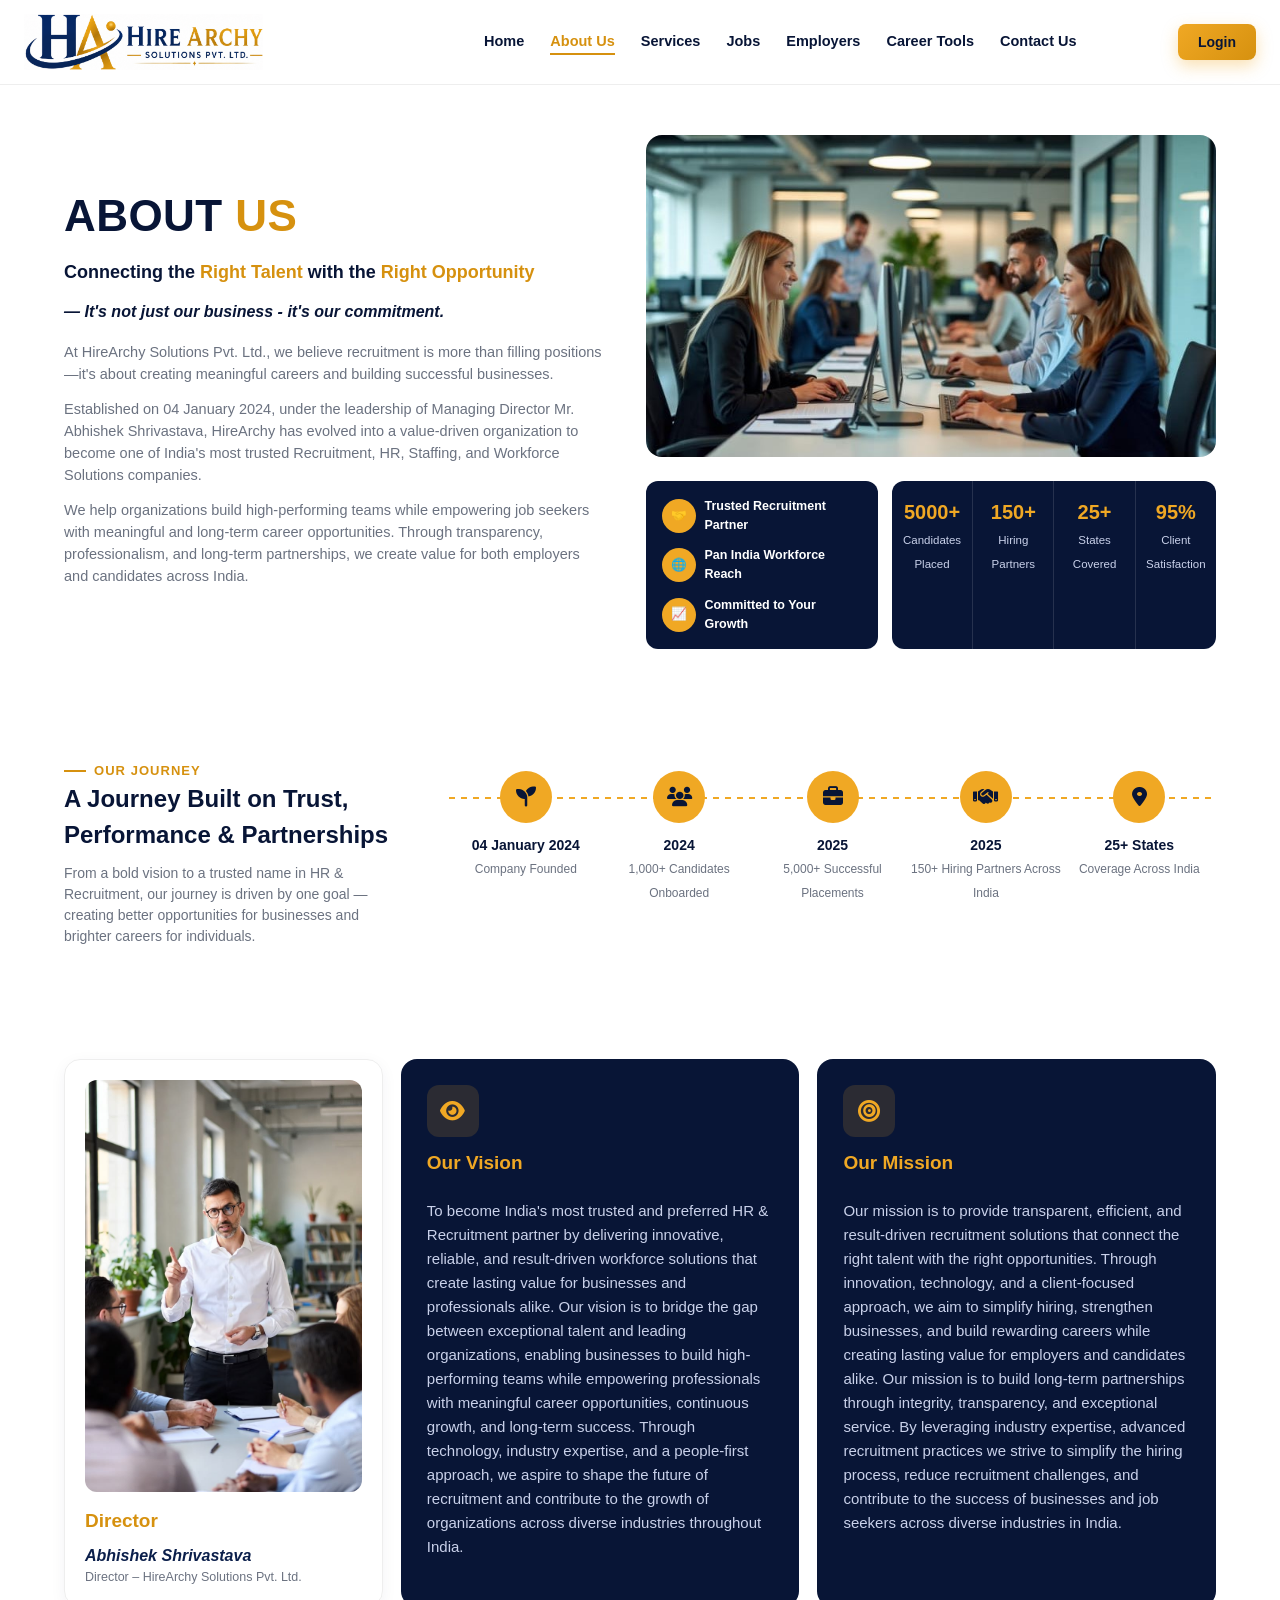
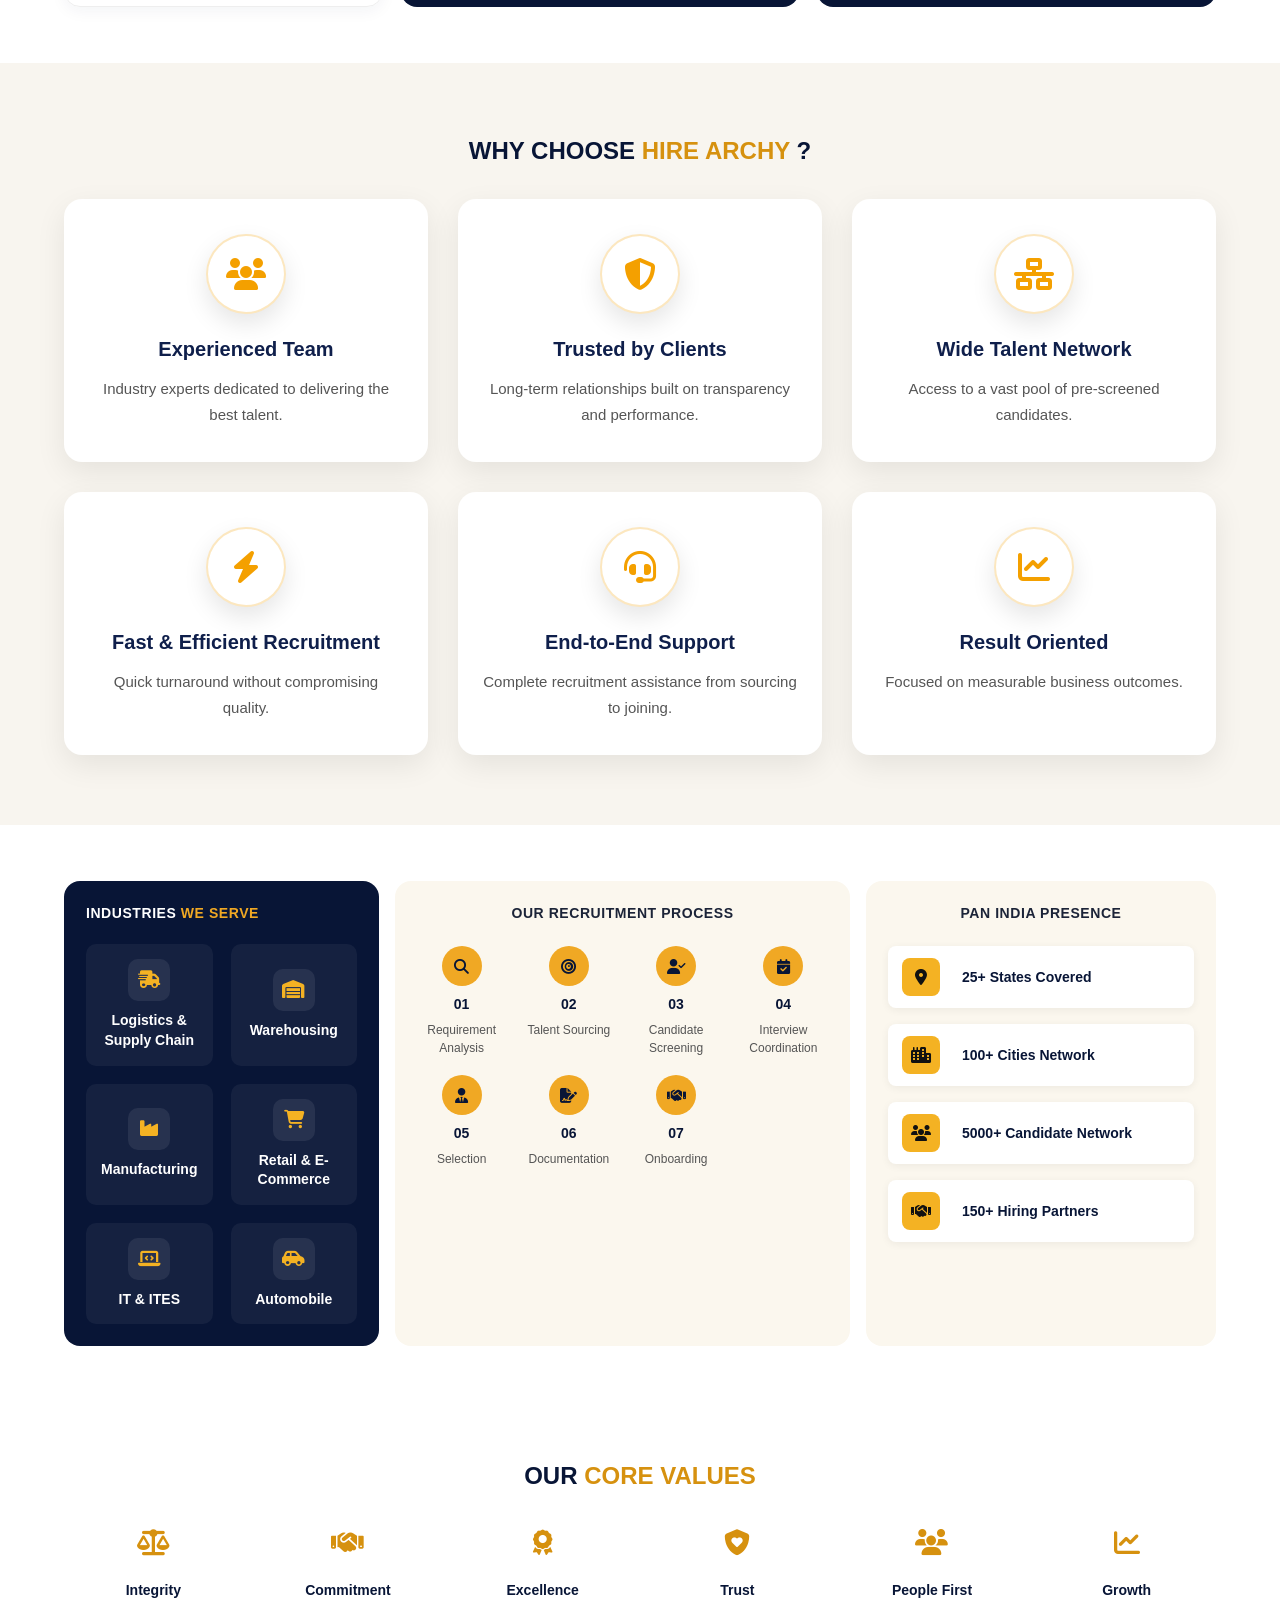
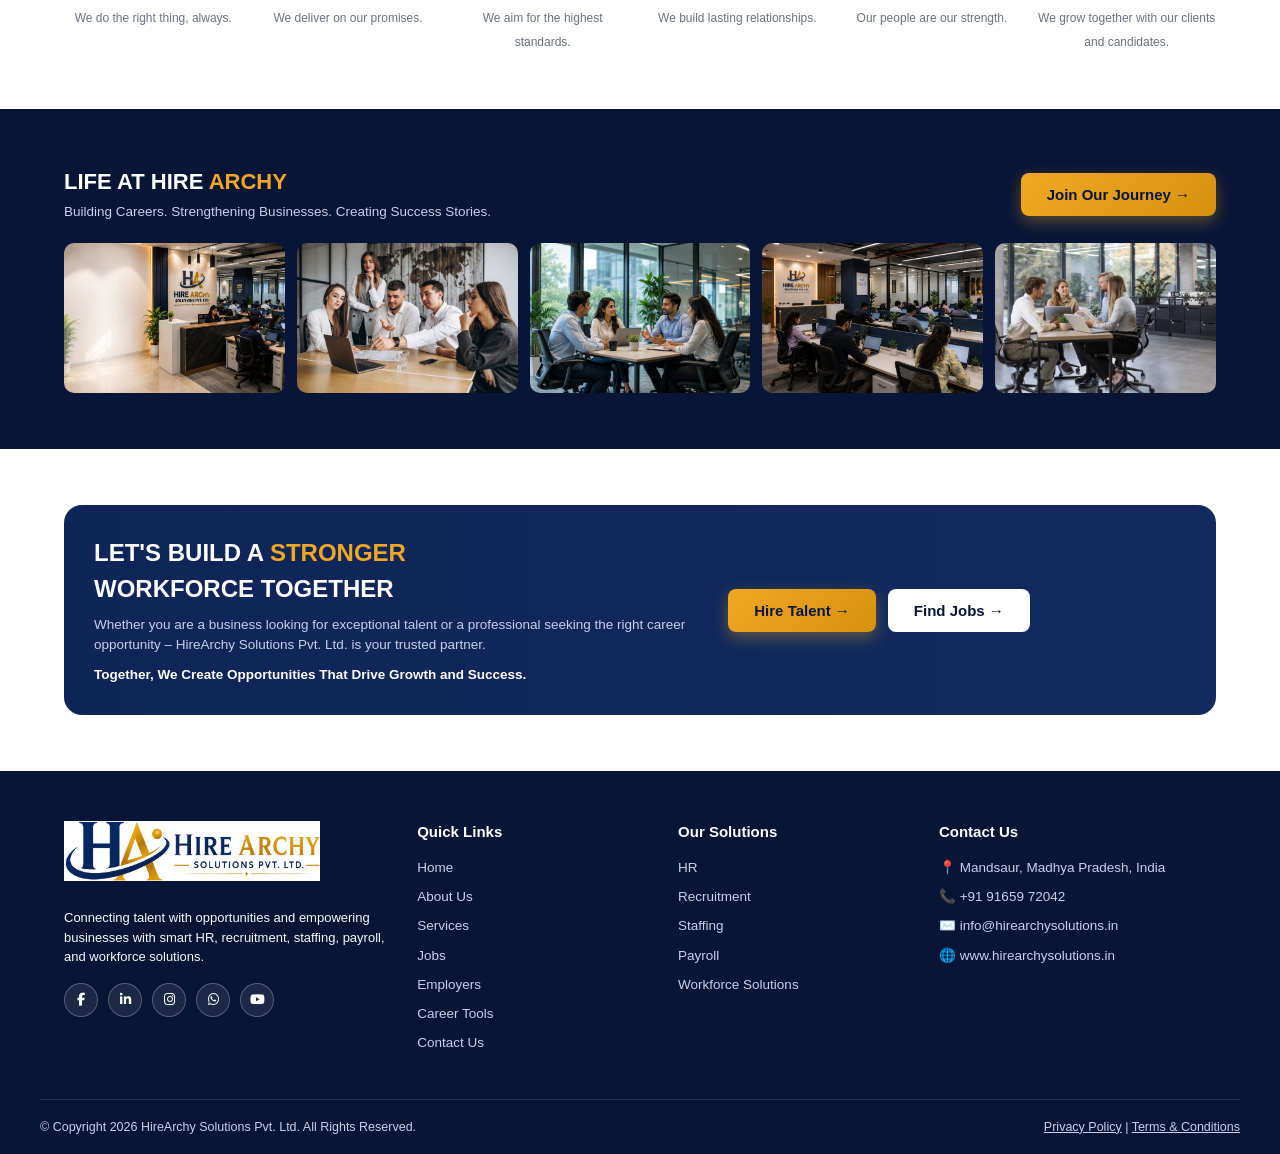
<file: about.html>
<!DOCTYPE html>
<html lang="en">
<head>
<meta charset="UTF-8">
<meta name="viewport" content="width=device-width, initial-scale=1.0">
<title>About Us | HireArchy Solutions Pvt. Ltd.</title>



<style>
  :root{
    --navy:#0b1f4b;
    --navy-dark:#081536;
    --gold:#f0a824;
    --gold-dark:#d6910f;
    --cream:#fbf7ee;
    --ink:#1c2438;
    --muted:#6b7280;
    --white:#ffffff;
    --radius:14px;
  }
  *{box-sizing:border-box;margin:0;padding:0;}
  body{font-family:'Segoe UI', Arial, sans-serif;color:var(--ink);background:var(--white);line-height:1.5;}
  img{max-width:100%;display:block;}
  a{text-decoration:none;color:inherit;}
  ul{list-style:none;}
  .wrap{max-width:1200px;margin:0 auto;padding:0 24px;}
  .btn{display:inline-flex;align-items:center;gap:8px;padding:13px 26px;border-radius:8px;font-weight:600;font-size:15px;border:none;cursor:pointer;transition:transform .15s ease;}
  .btn:hover{transform:translateY(-2px);}
  .btn-gold{background:linear-gradient(135deg,var(--gold),var(--gold-dark));color:var(--navy-dark);box-shadow:0 6px 16px rgba(240,168,36,.35);}
  .btn-outline{background:transparent;border:1.5px solid rgba(255,255,255,.6);color:#fff;}
  .btn-navy{background:var(--navy);color:#fff;}
  .btn-white{background:#fff;color:var(--navy-dark);}
  .eyebrow{color:var(--gold-dark);font-weight:700;letter-spacing:.08em;font-size:13px;text-transform:uppercase;display:flex;align-items:center;gap:8px;}
  .eyebrow::before{content:"";width:22px;height:2px;background:var(--gold-dark);display:inline-block;}
  h1,h2,h3{color:var(--navy-dark);}
  section{padding:56px 0;}

  /* Header */
  header{display:flex;align-items:center;justify-content:space-between;padding:14px 24px;border-bottom:1px solid #eee;position:sticky;top:0;background:#fff;z-index:50;}
  .logo{display:flex;align-items:center;gap:10px;font-weight:800;font-size:20px;color:var(--navy-dark);}
  .logo .mark{width:44px;height:44px;border-radius:10px;background:linear-gradient(135deg,var(--gold),var(--navy));display:flex;align-items:center;justify-content:center;color:#fff;font-size:18px;}
  .logo small{display:block;font-size:10px;font-weight:500;color:var(--muted);letter-spacing:.03em;}
  nav ul{display:flex;gap:26px;align-items:center;font-size:14.5px;font-weight:600;color:var(--navy-dark);}
  header .btn-gold{padding:10px 20px;font-size:14px;}

  /* HERO ABOUT */
  .about-hero{padding-top:50px;}
  .about-hero-grid{display:grid;grid-template-columns:1fr 1.05fr;gap:40px;align-items:center;}
  .about-hero h1{font-size:44px;font-weight:800;letter-spacing:.01em;}
  .about-hero h1 span{color:var(--gold-dark);}
  .about-hero .tagline{color:var(--navy-dark);font-style:italic;margin:14px 0 18px;font-weight:600;}
  .about-hero p{color:var(--muted);font-size:14.5px;margin-bottom:14px;}
  .about-hero-img{position:relative;border-radius:16px;overflow:hidden;}
  .badges-row{display:grid;grid-template-columns:1fr 1.4fr;gap:14px;margin-top:24px;}
  .badge-navy{background:var(--navy-dark);border-radius:12px;padding:16px;display:flex;gap:16px;color:#fff;}
  .badge-item{display:flex;gap:8px;align-items:center;font-size:12.5px;font-weight:600;}
  .badge-item .ic{width:34px;height:34px;border-radius:50%;background:var(--gold);color:var(--navy-dark);display:flex;align-items:center;justify-content:center;flex:none;}
  .stat-strip{background:var(--navy-dark);border-radius:12px;display:flex;color:#fff;}
  .stat-strip .stat{flex:1;text-align:center;padding:16px 8px;border-right:1px solid rgba(255,255,255,.12);}
  .stat-strip .stat:last-child{border-right:none;}
  .stat-strip strong{display:block;color:var(--gold);font-size:20px;}
  .stat-strip span{font-size:11.5px;color:#c9d1ea;}

  /* JOURNEY */
  .journey-grid{display:grid;grid-template-columns:.9fr 2fr;gap:40px;align-items:start;}
  .journey-grid p{color:var(--muted);font-size:14px;margin-top:10px;}
  .timeline{display:flex;justify-content:space-between;position:relative;margin-top:10px;}
  .timeline::before{content:"";position:absolute;top:26px;left:0;right:0;height:2px;background:repeating-linear-gradient(90deg,var(--gold) 0 6px,transparent 6px 12px);}
  .tl-item{text-align:center;flex:1;position:relative;z-index:1;}
  .tl-item .circle{width:52px;height:52px;border-radius:50%;background:var(--gold);color:var(--navy-dark);display:flex;align-items:center;justify-content:center;margin:0 auto 12px;font-size:20px;}
  .tl-item strong{display:block;font-size:14px;color:var(--navy-dark);}
  .tl-item span{font-size:12px;color:var(--muted);}

  /* Director + Vision Mission */
  .director-grid{display:grid;grid-template-columns:.8fr 1fr 1fr;gap:18px;}
  .director-card{border:1px solid #eee;border-radius:16px;padding:20px;box-shadow:0 4px 16px rgba(20,30,70,.05);}
  .director-card img{border-radius:12px;margin-bottom:14px;}
  .director-card h4{font-size:12px;letter-spacing:.05em;text-transform:uppercase;color:var(--muted);margin-bottom:2px;}
  .director-card h3{font-size:19px;margin-bottom:8px;}
  .director-card .quote{font-size:13.5px;color:var(--ink);margin-bottom:16px;line-height:1.6;}
  .director-card .sig{font-style:italic;color:var(--navy);font-weight:700;}
  .director-card .role{font-size:12.5px;color:var(--muted);}
  .vm-card{border-radius:16px;padding:26px;color:#fff;background:var(--navy-dark);display:flex;flex-direction:column;gap:12px;}
  .vm-card .ic{width:52px;height:52px;border-radius:12px;background:rgba(240,168,36,.15);color:var(--gold);display:flex;align-items:center;justify-content:center;font-size:22px;}
  .vm-card h3{color:var(--gold);font-size:19px;}
  .vm-card p{font-size:13.5px;color:#c9d1ea;}

  /* Why choose */
  .why-grid{display:grid;grid-template-columns:repeat(6,1fr);gap:16px;margin-top:30px;text-align:center;}
  .why-item .ic{width:50px;height:50px;border-radius:12px;background:var(--cream);color:var(--gold-dark);display:flex;align-items:center;justify-content:center;margin:0 auto 12px;font-size:20px;}
  .why-item strong{display:block;font-size:14px;color:var(--navy-dark);margin-bottom:4px;}
  .why-item span{font-size:12px;color:var(--muted);}
  .center-head{text-align:center;margin-bottom:6px;}
  .center-head h2{font-size:24px;}
  .center-head h2 span{color:var(--gold-dark);}

  /* Industries / Process / Pan India */
  .triple-grid{display:grid;grid-template-columns:.9fr 1.3fr 1fr;gap:16px;}
  .panel{border-radius:16px;padding:22px;}
  .panel.navy{background:var(--navy-dark);color:#fff;}
  .panel.light{background:var(--cream);}
  .panel h4{font-size:14px;text-transform:uppercase;letter-spacing:.04em;margin-bottom:16px;}
  .panel.navy h4 span{color:var(--gold);}
  .panel.light h4{text-align:center;}
  .ind-grid{display:grid;grid-template-columns:1fr 1fr;gap:12px;}
  .ind-item{text-align:center;font-size:11.5px;font-weight:600;}
  .ind-item .ic{width:38px;height:38px;border-radius:10px;background:rgba(255,255,255,.08);color:var(--gold);display:flex;align-items:center;justify-content:center;margin:0 auto 8px;font-size:16px;}
  .proc-row{display:flex;justify-content:space-between;gap:6px;text-align:center;}
  .proc-item{flex:1;}
  .proc-item .circle{width:40px;height:40px;border-radius:50%;background:var(--gold);color:var(--navy-dark);display:flex;align-items:center;justify-content:center;margin:0 auto 8px;font-size:15px;}
  .proc-item strong{display:block;font-size:11px;color:var(--navy-dark);}
  .proc-item span{font-size:10px;color:var(--muted);}
  .india-stats{margin-top:14px;display:flex;flex-direction:column;gap:10px;}
  .india-stats .row{display:flex;align-items:center;gap:10px;font-size:12.5px;color:var(--navy-dark);font-weight:600;}
  .india-stats .row .ic{color:var(--gold-dark);}

  /* Core values */
  .values-grid{display:grid;grid-template-columns:repeat(6,1fr);gap:16px;margin-top:30px;text-align:center;}
  .values-grid .ic{width:44px;height:44px;margin:0 auto 12px;color:var(--gold-dark);font-size:26px;}
  .values-grid strong{display:block;font-size:14px;color:var(--navy-dark);margin-bottom:4px;}
  .values-grid span{font-size:12px;color:var(--muted);}

  /* Life at HireArchy */
  .life-section{background:var(--navy-dark);color:#fff;}
  .life-head{display:flex;justify-content:space-between;align-items:center;margin-bottom:20px;}
  .life-head h2{color:#fff;font-size:22px;}
  .life-head h2 span{color:var(--gold);}
  .life-head p{color:#c9d1ea;font-size:13.5px;margin-top:4px;}
  .gallery{display:grid;grid-template-columns:repeat(5,1fr);gap:12px;}
  .gallery img{border-radius:10px;height:150px;object-fit:cover;}

  /* Final CTA */
  .final-cta{background:var(--navy-dark);border-radius:0;color:#fff;}
  .final-grid{display:grid;grid-template-columns:1.2fr .9fr;gap:24px;align-items:center;background:linear-gradient(90deg,#0e2557,#132a5f);border-radius:18px;padding:30px;}
  .final-grid h2{color:#fff;font-size:24px;}
  .final-grid h2 span{color:var(--gold);}
  .final-grid p{color:#c9d1ea;font-size:13.5px;margin-top:8px;}
  .final-actions{display:flex;gap:12px;flex-wrap:wrap;}

  /* Footer */
  footer{background:var(--navy-dark);color:#c9d1ea;padding-top:44px;}
  .footer-grid{display:grid;grid-template-columns:1.5fr 1fr 1fr 1.2fr 1.2fr;gap:26px;padding-bottom:30px;border-bottom:1px solid rgba(255,255,255,.1);}
  .footer-grid h5{color:#fff;font-size:14.5px;margin-bottom:14px;}
  .footer-grid li{margin-bottom:8px;font-size:13px;}
  .footer-grid .logo{color:#fff;margin-bottom:10px;}
  .socials{display:flex;gap:10px;margin-top:14px;}
  .socials a{width:32px;height:32px;border-radius:50%;border:1px solid rgba(255,255,255,.25);display:flex;align-items:center;justify-content:center;font-size:12px;}
  .subscribe{display:flex;margin-top:8px;}
  .subscribe input{flex:1;padding:10px 12px;border:none;border-radius:6px 0 0 6px;font-size:13px;}
  .subscribe button{background:var(--gold);border:none;padding:0 14px;border-radius:0 6px 6px 0;color:var(--navy-dark);font-weight:700;cursor:pointer;}
  .bottom-bar{display:flex;justify-content:space-between;padding:16px 0;font-size:12px;flex-wrap:wrap;gap:10px;}

  @media(max-width:1000px){
    .about-hero-grid,.journey-grid,.triple-grid,.final-grid{grid-template-columns:1fr;}
    .director-grid,.why-grid,.values-grid{grid-template-columns:repeat(2,1fr);}
    .footer-grid{grid-template-columns:1fr 1fr;}
    .gallery{grid-template-columns:repeat(2,1fr);}
    nav{display:none;}
    .timeline::before{display:none;}
    .timeline{flex-direction:column;gap:16px;}
  }
  nav ul li a.active{color:var(--gold-dark);font-weight:800;border-bottom:2px solid var(--gold-dark);padding-bottom:4px;}
</style>
<link rel="stylesheet" href="https://cdnjs.cloudflare.com/ajax/libs/font-awesome/6.7.2/css/all.min.css">

<style id="unified-home-style">
  /* ===== UNIFIED HEADER / FOOTER / FONT — matches Home Page ===== */
  body{font-family:'Segoe UI', Arial, sans-serif !important;}
  h1,h2,h3,h4,h5,h6,p,span,a,li,label,input,select,textarea,button{font-family:'Segoe UI', Arial, sans-serif !important;}

  header{display:flex !important;align-items:center !important;justify-content:space-between !important;padding:14px 24px !important;border-bottom:1px solid #eee !important;position:sticky !important;top:0 !important;background:#fff !important;z-index:50 !important;}
  .logo{display:flex;align-items:center;gap:10px;font-weight:800;font-size:20px;color:var(--navy-dark);}
  .logo-img{height:56px;width:auto;display:block;}
  nav{margin-left:80px;}
  nav ul{display:flex !important;gap:26px !important;align-items:center !important;font-size:14.5px !important;font-weight:600 !important;color:var(--navy-dark) !important;list-style:none;}
  nav ul li a.active{color:var(--gold-dark) !important;font-weight:800 !important;border-bottom:2px solid var(--gold-dark) !important;padding-bottom:4px !important;}
  .header-actions{display:flex;align-items:center;gap:14px;}
  header .btn-gold{padding:10px 20px;font-size:14px;}

  .hamburger{display:none;background:none;border:none;font-size:26px;color:var(--navy-dark);cursor:pointer;padding:4px 6px;}
  .nav-overlay{display:none;}
  @media(max-width:900px){
    nav{margin-left:0;position:fixed;top:0;right:-300px;width:280px;height:100vh;background:#fff;flex-direction:column;align-items:flex-start;padding:90px 26px 26px;transition:right .3s ease;box-shadow:-6px 0 24px rgba(0,0,0,.15);z-index:200;}
    nav.open{right:0;}
    nav ul{flex-direction:column !important;gap:20px !important;width:100%;}
    .hamburger{display:block;}
    .nav-overlay{display:none;position:fixed;inset:0;background:rgba(8,21,54,.45);z-index:150;}
    .nav-overlay.open{display:block;}
    .header-actions .btn-gold{display:none;}
  }

  footer{background:var(--navy-dark) !important;color:#c9d1ea !important;padding-top:50px !important;}
  .footer-grid{display:grid !important;grid-template-columns:1.4fr 1fr 1fr 1.2fr !important;gap:30px !important;padding-bottom:36px !important;border-bottom:1px solid rgba(255,255,255,.1) !important;}
  .footer-grid h5{color:#fff !important;font-size:15px !important;margin-bottom:14px !important;}
  .footer-grid li{margin-bottom:9px !important;font-size:13.5px !important;list-style:none;}
  .footer-grid ul{list-style:none;padding:0;margin:0;}
  .footer-grid a{color:inherit;text-decoration:none;}
  .footer-grid .logo{color:#fff !important;margin-bottom:12px !important;}
  .footer-logo{height:60px;width:auto;margin-bottom:15px;filter:brightness(0) invert(1);}
  .socials{display:flex !important;gap:10px !important;margin-top:16px !important;}
  .socials a{width:34px !important;height:34px !important;border-radius:50% !important;border:1px solid rgba(255,255,255,.25) !important;display:flex !important;align-items:center !important;justify-content:center !important;font-size:13px !important;color:#fff;background:transparent;transition:.3s;}
  .socials a:hover{background:var(--gold-dark) !important;border-color:var(--gold-dark) !important;}
  .bottom-bar{display:flex !important;justify-content:space-between !important;padding:18px 0 !important;font-size:12.5px !important;flex-wrap:wrap;gap:10px;}
  .bottom-bar a{color:inherit;text-decoration:underline;}

  @media(max-width:900px){
    .footer-grid{grid-template-columns:1fr 1fr !important;}
  }
  @media(max-width:600px){
    .footer-grid{grid-template-columns:1fr !important;}
    nav{width:240px;}
    .logo-img{height:44px;}
  }
</style>

</head>
<body>

<!-- HEADER -->
<style>
  nav{margin-left:120px;}
  .logo-img{height:56px;width:auto;display:block;}
  .hamburger{display:none;background:none;border:none;font-size:26px;color:var(--navy-dark);cursor:pointer;padding:4px 6px;}
  .nav-overlay{display:none;}
  @media(max-width:900px){
    nav{margin-left:0;position:fixed;top:0;right:-300px;width:280px;height:100vh;background:#fff;flex-direction:column;align-items:flex-start;padding:90px 26px 26px;transition:right .3s ease;box-shadow:-6px 0 24px rgba(0,0,0,.15);z-index:200;}
    nav.open{right:0;}
    nav ul{flex-direction:column;gap:20px;width:100%;}
    .hamburger{display:block;}
    .nav-overlay{display:none;position:fixed;inset:0;background:rgba(8,21,54,.45);z-index:150;}
    .nav-overlay.open{display:block;}
    .header-actions .btn-gold{display:none;}
  }
</style>
<header>
  <div class="logo">
    <div>
      <a href="index.html">
        <img src="logo.png" alt="HireArchy Solutions Logo" class="logo-img">
      </a>
    </div>
  </div>

  <nav id="mainNav">
    <ul>
      <li><a href="index.html">Home</a></li>
      <li><a class="active" href="about.html">About Us</a></li>
      <li><a href="services.html">Services</a></li>
      <li><a href="jobs.html">Jobs</a></li>
      <li><a href="employers.html">Employers</a></li>
      <li><a href="career-tools.html">Career Tools</a></li>
      <li><a href="contact.html">Contact Us</a></li>
    </ul>
  </nav>

  <div class="header-actions">
    <button class="btn btn-gold">Login</button>
    <button class="hamburger" id="navToggle" aria-label="Toggle menu">☰</button>
  </div>
</header>
<div class="nav-overlay" id="navOverlay"></div>


<!-- ABOUT HERO -->
<section class="about-hero">
  <div class="wrap about-hero-grid">
    <div>
      <h1>ABOUT <span>US</span></h1>
      <h3 style="font-size:18px;margin-top:10px;">Connecting the <span style="color:var(--gold-dark)">Right Talent</span> with the <span style="color:var(--gold-dark)">Right Opportunity</span></h3>
      <div class="tagline">— It's not just our business - it's our commitment.</div>
      <p>At HireArchy Solutions Pvt. Ltd., we believe recruitment is more than filling positions—it's about creating meaningful careers and building successful businesses.</p>
      <p>Established on 04 January 2024, under the leadership of Managing Director Mr. Abhishek Shrivastava, HireArchy has evolved into a value-driven organization to become one of India's most trusted Recruitment, HR, Staffing, and Workforce Solutions companies.</p>
      <p>We help organizations build high-performing teams while empowering job seekers with meaningful and long-term career opportunities. Through transparency, professionalism, and long-term partnerships, we create value for both employers and candidates across India.</p>
    </div>
    <div>
      <div class="about-hero-img">
        <img src="img/web/5.jpeg" alt="HireArchy office building">
      </div>
      <div class="badges-row">
        <div class="badge-navy" style="flex-direction:column;align-items:flex-start;gap:12px;">
          <div class="badge-item"><div class="ic">🤝</div>Trusted Recruitment Partner</div>
          <div class="badge-item"><div class="ic">🌐</div>Pan India Workforce Reach</div>
          <div class="badge-item"><div class="ic">📈</div>Committed to Your Growth</div>
        </div>
        <div class="stat-strip">
          <div class="stat"><strong>5000+</strong><span>Candidates Placed</span></div>
          <div class="stat"><strong>150+</strong><span>Hiring Partners</span></div>
          <div class="stat"><strong>25+</strong><span>States Covered</span></div>
          <div class="stat"><strong>95%</strong><span>Client Satisfaction</span></div>
        </div>
      </div>
    </div>
  </div>
</section>

<!-- OUR JOURNEY -->
<section class="journey-section">

    <div class="wrap journey-grid">

        <div>

            <div class="eyebrow">Our Journey</div>

            <h2 class="journey-title">
                A Journey Built on Trust, Performance & Partnerships
            </h2>

            <p>
                From a bold vision to a trusted name in HR & Recruitment,
                our journey is driven by one goal — creating better opportunities
                for businesses and brighter careers for individuals.
            </p>

        </div>

        <div>

            <div class="timeline">

                <div class="tl-item">

                    <div class="circle">
                        <i class="fa-solid fa-seedling"></i>
                    </div>

                    <div class="content">
                        <strong>04 January 2024</strong>
                        <span>Company Founded</span>
                    </div>

                </div>

                <div class="tl-item">

                    <div class="circle">
                        <i class="fa-solid fa-users"></i>
                    </div>

                    <div class="content">
                        <strong>2024</strong>
                        <span>1,000+ Candidates Onboarded</span>
                    </div>

                </div>

                <div class="tl-item">

                    <div class="circle">
                        <i class="fa-solid fa-briefcase"></i>
                    </div>

                    <div class="content">
                        <strong>2025</strong>
                        <span>5,000+ Successful Placements</span>
                    </div>

                </div>

                <div class="tl-item">

                    <div class="circle">
                        <i class="fa-solid fa-handshake"></i>
                    </div>

                    <div class="content">
                        <strong>2025</strong>
                        <span>150+ Hiring Partners Across India</span>
                    </div>

                </div>

                <div class="tl-item">

                    <div class="circle">
                        <i class="fa-solid fa-location-dot"></i>
                    </div>

                    <div class="content">
                        <strong>25+ States</strong>
                        <span>Coverage Across India</span>
                    </div>

                </div>

            </div>

        </div>

    </div>

</section>
<style>.tl-item{
    transition:.35s ease;
}

.tl-item:hover{

    transform:translateX(10px);

}

.tl-item:hover .content{

    transform:translateY(-6px);

    box-shadow:0 18px 35px rgba(0,0,0,.15);

}</style>

<!-- DIRECTOR + VISION/MISSION -->
<section>
  <div class="wrap director-grid">

    <!-- Director -->
    <div class="director-card">
      <img src="img/owner.jpg" alt="Director portrait">

      <h3 style="color:var(--gold-dark); margin-top:15px;">Director</h3>

      <div class="sig">Abhishek Shrivastava</div>
      <div class="role">Director – HireArchy Solutions Pvt. Ltd.</div>
    </div>

    <!-- Vision -->
    <div class="vm-card">

      <div class="ic">
        <i class="fas fa-eye"></i>
      </div>

      <h3>Our Vision</h3>

      <p>
        To become India's most trusted and preferred HR & Recruitment partner by delivering innovative, reliable, and result-driven 
        workforce solutions that create lasting value for businesses and professionals alike.  Our vision is to bridge the gap 
        between exceptional talent and leading organizations, enabling businesses to build high-performing teams while empowering 
        professionals with meaningful career opportunities, continuous growth, and long-term success. Through technology, industry expertise,
         and a people-first approach, we aspire to shape the future of recruitment and contribute to the growth of organizations across 
         diverse industries throughout India.
      </p>

    </div>

    <!-- Mission -->
    <div class="vm-card">

      <div class="ic">
        <i class="fas fa-bullseye"></i>
      </div>

      <h3>Our Mission</h3>

      <p>
        Our mission is to provide transparent, efficient, and result-driven
        recruitment solutions that connect the right talent with the right
        opportunities. Through innovation, technology, and a client-focused
        approach, we aim to simplify hiring, strengthen businesses, and build
        rewarding careers while creating lasting value for employers and
        candidates alike. Our mission is to build long-term partnerships through integrity,
         transparency, and exceptional service. By leveraging industry expertise, advanced recruitment practices
          we strive to simplify the hiring process, reduce recruitment challenges, 
         and contribute to the success of businesses and job seekers across diverse industries in India.
      </p>

    </div>

  </div>
  <style>
    .vm-card p{
    font-size:15px;
    line-height:1.6;
    margin-top:10px;
    margin-bottom:0;
}
  </style>
</section>

<!-- WHY CHOOSE -->
<section class="why-section">

    <div class="wrap">

        <div class="center-head">
            <h2>WHY CHOOSE <span>HIRE ARCHY</span> ?</h2>
        </div>

        <div class="why-grid">

            <div class="why-item">
                <div class="ic">
                    <i class="fas fa-users"></i>
                </div>
                <strong>Experienced Team</strong>
                <span>Industry experts dedicated to delivering the best talent.</span>
            </div>

            <div class="why-item">
                <div class="ic">
                    <i class="fas fa-shield-halved"></i>
                </div>
                <strong>Trusted by Clients</strong>
                <span>Long-term relationships built on transparency and performance.</span>
            </div>

            <div class="why-item">
                <div class="ic">
                    <i class="fas fa-network-wired"></i>
                </div>
                <strong>Wide Talent Network</strong>
                <span>Access to a vast pool of pre-screened candidates.</span>
            </div>

            <div class="why-item">
                <div class="ic">
                    <i class="fas fa-bolt"></i>
                </div>
                <strong>Fast & Efficient Recruitment</strong>
                <span>Quick turnaround without compromising quality.</span>
            </div>

            <div class="why-item">
                <div class="ic">
                    <i class="fas fa-headset"></i>
                </div>
                <strong>End-to-End Support</strong>
                <span>Complete recruitment assistance from sourcing to joining.</span>
            </div>

            <div class="why-item">
                <div class="ic">
                    <i class="fas fa-chart-line"></i>
                </div>
                <strong>Result Oriented</strong>
                <span>Focused on measurable business outcomes.</span>
            </div>

        </div>

    </div>

</section>

<style>
  /* ===========================
     WHY CHOOSE US SECTION
=========================== */

.why-section{
    background:#f8f5ef;
    padding:70px 0;
}

.why-grid{
    display:grid;
    grid-template-columns:repeat(3,1fr);
    gap:30px;
}

.why-item{

    background:#fff;
    padding:35px 25px;
    text-align:center;

    border-radius:18px;

    box-shadow:0 10px 30px rgba(0,0,0,.08);

    transition:.45s ease;

    position:relative;

    overflow:hidden;

}

.why-item:hover{

    transform:translateY(-12px);

    box-shadow:0 20px 45px rgba(0,0,0,.15);

}

/* ICON */

.why-item .ic{

    width:80px;
    height:80px;

    margin:auto;

    display:flex;
    align-items:center;
    justify-content:center;

    border-radius:50%;

    background:#fff;

    color:#f4a000;

    font-size:32px;

    border:2px solid rgba(244,160,0,.25);

    box-shadow:0 10px 25px rgba(0,0,0,.10);

    position:relative;

    transition:all .45s cubic-bezier(.175,.885,.32,1.275);

    overflow:hidden;

}

/* Ripple Effect */

.why-item .ic::before{

    content:"";

    position:absolute;

    inset:0;

    border-radius:50%;

    background:rgba(244,160,0,.18);

    transform:scale(0);

    transition:.6s;

}

/* POP EFFECT */

.why-item:hover .ic{

    background:#f4a000;

    color:#fff;

    transform:
        scale(1.18)
        translateY(-10px)
        rotate(8deg);

    box-shadow:
        0 18px 45px rgba(244,160,0,.45);

}

/* Ripple */

.why-item:hover .ic::before{

    transform:scale(2);

    opacity:0;

}

/* Bounce */

.why-item:hover .ic i{

    animation:iconPop .6s ease;

}

/* Text */

.why-item strong{

    display:block;

    margin-top:20px;

    color:#0F1F4B;

    font-size:20px;

    font-weight:700;

}

.why-item span{

    display:block;

    margin-top:12px;

    color:#555;

    line-height:1.7;

    font-size:15px;

}

/* Animation */

@keyframes iconPop{

0%{
transform:scale(.5);
}

40%{
transform:scale(1.35);
}

70%{
transform:scale(.9);
}

100%{
transform:scale(1);
}

}
</style>

<!-- INDUSTRIES / PROCESS / PAN INDIA -->
<section>
  <div class="wrap triple-grid">

    <!-- Industries -->
    <div class="panel navy">
      <h4>INDUSTRIES <span>WE SERVE</span></h4>

      <div class="ind-grid">

        <div class="ind-item">
          <div class="ic"><i class="fas fa-truck-fast"></i></div>
          Logistics & Supply Chain
        </div>

        <div class="ind-item">
          <div class="ic"><i class="fas fa-warehouse"></i></div>
          Warehousing
        </div>

        <div class="ind-item">
          <div class="ic"><i class="fas fa-industry"></i></div>
          Manufacturing
        </div>

        <div class="ind-item">
          <div class="ic"><i class="fas fa-cart-shopping"></i></div>
          Retail & E-Commerce
        </div>

        <div class="ind-item">
          <div class="ic"><i class="fas fa-laptop-code"></i></div>
          IT & ITES
        </div>

        <div class="ind-item">
          <div class="ic"><i class="fas fa-car-side"></i></div>
          Automobile
        </div>

       

      </div>
    </div>

    <!-- Recruitment -->
    <div class="panel light">
      <h4>OUR RECRUITMENT PROCESS</h4>

      <div class="proc-row">

        <div class="proc-item">
          <div class="circle"><i class="fas fa-search"></i></div>
          <strong>01</strong>
          <span>Requirement Analysis</span>
        </div>

        <div class="proc-item">
          <div class="circle"><i class="fas fa-bullseye"></i></div>
          <strong>02</strong>
          <span>Talent Sourcing</span>
        </div>

        <div class="proc-item">
          <div class="circle"><i class="fas fa-user-check"></i></div>
          <strong>03</strong>
          <span>Candidate Screening</span>
        </div>

        <div class="proc-item">
          <div class="circle"><i class="fas fa-calendar-check"></i></div>
          <strong>04</strong>
          <span>Interview Coordination</span>
        </div>

        <div class="proc-item">
          <div class="circle"><i class="fas fa-user-tie"></i></div>
          <strong>05</strong>
          <span>Selection</span>
        </div>

        <div class="proc-item">
          <div class="circle"><i class="fas fa-file-signature"></i></div>
          <strong>06</strong>
          <span>Documentation</span>
        </div>

        <div class="proc-item">
          <div class="circle"><i class="fas fa-handshake"></i></div>
          <strong>07</strong>
          <span>Onboarding</span>
        </div>

      </div>
    </div>

    <!-- PAN India -->
    <div class="panel light">
      <h4>PAN INDIA PRESENCE</h4>

      <div class="india-stats">

        <div class="row">
          <span class="ic"><i class="fas fa-location-dot"></i></span>
          25+ States Covered
        </div>

        <div class="row">
          <span class="ic"><i class="fas fa-city"></i></span>
          100+ Cities Network
        </div>

        <div class="row">
          <span class="ic"><i class="fas fa-users"></i></span>
          5000+ Candidate Network
        </div>

        <div class="row">
          <span class="ic"><i class="fas fa-handshake"></i></span>
          150+ Hiring Partners
        </div>

      </div>
    </div>

  </div>
  <style>
    .ind-grid{
display:grid;
grid-template-columns:repeat(2,1fr);
gap:18px;
margin-top:20px;
}

.ind-item{
display:flex;
flex-direction:column;
align-items:center;
justify-content:center;
text-align:center;
padding:15px 10px;
border-radius:10px;
background:rgba(255,255,255,.05);
font-size:14px;
font-weight:600;
line-height:1.4;
}

.ind-item .ic{
width:42px;
height:42px;
border-radius:10px;
background:rgba(255,255,255,.08);
display:flex;
align-items:center;
justify-content:center;
font-size:18px;
color:#F4B223;
margin-bottom:10px;
}

.proc-row{
display:grid;
grid-template-columns:repeat(4,1fr);
gap:18px;
margin-top:22px;
}

.proc-item{
display:flex;
flex-direction:column;
align-items:center;
text-align:center;
}

.circle{
width:46px;
height:46px;
border-radius:50%;
background:#F4B223;
color:#111;
display:flex;
align-items:center;
justify-content:center;
font-size:18px;
margin-bottom:8px;
}

.proc-item strong{
font-size:14px;
margin-bottom:6px;
}

.proc-item span{
font-size:12px;
line-height:1.5;
color:#555;
}

.india-stats{
display:flex;
flex-direction:column;
gap:16px;
margin-top:22px;
}

.india-stats .row{
display:flex;
align-items:center;
padding:12px 14px;
border-radius:8px;
background:#fff;
box-shadow:0 2px 8px rgba(0,0,0,.06);
font-size:14px;
font-weight:600;
}

.india-stats .row .ic{
width:38px;
height:38px;
background:#F4B223;
border-radius:8px;
display:flex;
align-items:center;
justify-content:center;
margin-right:12px;
color:#111;
font-size:16px;
flex-shrink:0;
}

@media(max-width:991px){

.proc-row{
grid-template-columns:repeat(2,1fr);
}

}

@media(max-width:576px){

.ind-grid{
grid-template-columns:1fr;
}

.proc-row{
grid-template-columns:1fr;
}

}
  </style>
</section>

<!-- CORE VALUES -->
<section class="core-values-section">

    <div class="wrap">

        <div class="center-head">
            <h2>OUR <span>CORE VALUES</span></h2>
        </div>

        <div class="values-grid">

            <div class="value-card">
                <div class="ic">
                    <i class="fas fa-scale-balanced"></i>
                </div>
                <strong>Integrity</strong>
                <span>We do the right thing, always.</span>
            </div>

            <div class="value-card">
                <div class="ic">
                    <i class="fas fa-handshake"></i>
                </div>
                <strong>Commitment</strong>
                <span>We deliver on our promises.</span>
            </div>

            <div class="value-card">
                <div class="ic">
                    <i class="fas fa-award"></i>
                </div>
                <strong>Excellence</strong>
                <span>We aim for the highest standards.</span>
            </div>

            <div class="value-card">
                <div class="ic">
                    <i class="fas fa-shield-heart"></i>
                </div>
                <strong>Trust</strong>
                <span>We build lasting relationships.</span>
            </div>

            <div class="value-card">
                <div class="ic">
                    <i class="fas fa-users"></i>
                </div>
                <strong>People First</strong>
                <span>Our people are our strength.</span>
            </div>

            <div class="value-card">
                <div class="ic">
                    <i class="fas fa-chart-line"></i>
                </div>
                <strong>Growth</strong>
                <span>We grow together with our clients and candidates.</span>
            </div>

        </div>

    </div>

</section>


<!-- LIFE AT HIREARCHY -->
<section class="life-section">
  <div class="wrap">
    <div class="life-head">
      <div>
        <h2>LIFE AT HIRE <span>ARCHY</span></h2>
        <p>Building Careers. Strengthening Businesses. Creating Success Stories.</p>
      </div>
      <button class="btn btn-gold">Join Our Journey →</button>
    </div>
    <div class="gallery">
      <img src="img/web/1.jpeg" alt="Team meeting">
      <img src="img/about team.jpg" alt="Team collaboration">
      <img src="img/web/2.jpeg" alt="Office discussion">
      <img src="img/web/3.jpeg" alt="Colleagues talking">
      <img src="img/web/6.jpeg" alt="Team group photo">
    </div>
  </div>
</section>

<!-- FINAL CTA -->
<section>
  <div class="wrap">
    <div class="final-grid">
      <div>
        <h2>LET'S BUILD A <span>STRONGER</span><br>WORKFORCE TOGETHER</h2>
        <p>Whether you are a business looking for exceptional talent or a professional seeking the right career opportunity – HireArchy Solutions Pvt. Ltd. is your trusted partner.</p>
        <p style="margin-top:10px;font-weight:700;color:#fff;">Together, We Create Opportunities That Drive Growth and Success.</p>
      </div>
      <div class="final-actions">
        <button class="btn btn-gold">Hire Talent →</button>
        <button class="btn btn-white">Find Jobs →</button>
      
      </div>
    </div>
  </div>
</section>

<!-- FOOTER -->
<footer>
  <div class="wrap footer-grid">
    <div>
      <div class="logo">
     <img src="logo.png" alt="HireArchy Solutions Logo" class="footer-logo">
      </div>

      <p style="font-size:13px;color:#f7f8fc;">
        Connecting talent with opportunities and empowering businesses with smart HR, recruitment, staffing, payroll, and workforce solutions.
      </p>

      <div class="socials">
        <a href="https://www.facebook.com/" target="_blank"><i class="fab fa-facebook-f"></i></a>
        <a href="https://www.linkedin.com/" target="_blank"><i class="fab fa-linkedin-in"></i></a>
        <a href="https://www.instagram.com/" target="_blank"><i class="fab fa-instagram"></i></a>
        <a href="https://wa.me/919165972042" target="_blank"><i class="fab fa-whatsapp"></i></a>
        <a href="https://www.youtube.com/" target="_blank"><i class="fab fa-youtube"></i></a>
      </div>
    </div>

    <div>
      <h5>Quick Links</h5>
      <ul>
        <li><a href="index.html">Home</a></li>
        <li><a href="about.html">About Us</a></li>
        <li><a href="services.html">Services</a></li>
        <li><a href="jobs.html">Jobs</a></li>
        <li><a href="employers.html">Employers</a></li>
        <li><a href="career-tools.html">Career Tools</a></li>
        <li><a href="contact.html">Contact Us</a></li>
      </ul>
    </div>

    <div>
      <h5>Our Solutions</h5>
      <ul>
        <li>HR</li>
        <li>Recruitment</li>
        <li>Staffing</li>
        <li>Payroll</li>
        <li>Workforce Solutions</li>
      </ul>
    </div>

    <div>
      <h5>Contact Us</h5>
      <ul>
        <li>📍 Mandsaur, Madhya Pradesh, India</li>
        <li>📞 +91 91659 72042</li>
        <li>✉️ info@hirearchysolutions.in</li>
        <li>🌐 www.hirearchysolutions.in</li>
      </ul>
    </div>
  </div>

  <div class="wrap bottom-bar">
    <span>© Copyright 2026 HireArchy Solutions Pvt. Ltd. All Rights Reserved.</span>
    <span><a href="privacy-policy.html">Privacy Policy</a> | <a href="terms-conditions.html">Terms &amp; Conditions</a></span>
  </div>
  <style>
    .footer-logo{height: 60px;width: auto;margin-bottom: 15px;filter: none !important;}
    .socials{display:flex;gap:12px;margin-top:18px;}
    .socials a{width:42px;height:42px;display:flex;align-items:center;justify-content:center;border-radius:50%;background:#ffffff15;color:#fff;text-decoration:none;font-size:18px;transition:.3s;}
    .socials a:hover{background:#caa052;color:#fff;}
  </style>
</footer>

<script>
  (function(){
    var toggle = document.getElementById('navToggle');
    var nav = document.getElementById('mainNav');
    var overlay = document.getElementById('navOverlay');
    if(toggle && nav && overlay){
      toggle.addEventListener('click', function(){
        nav.classList.toggle('open');
        overlay.classList.toggle('open');
      });
      overlay.addEventListener('click', function(){
        nav.classList.remove('open');
        overlay.classList.remove('open');
      });
      nav.querySelectorAll('a').forEach(function(a){
        a.addEventListener('click', function(){
          nav.classList.remove('open');
          overlay.classList.remove('open');
        });
      });
    }
  })();
</script>
</file>
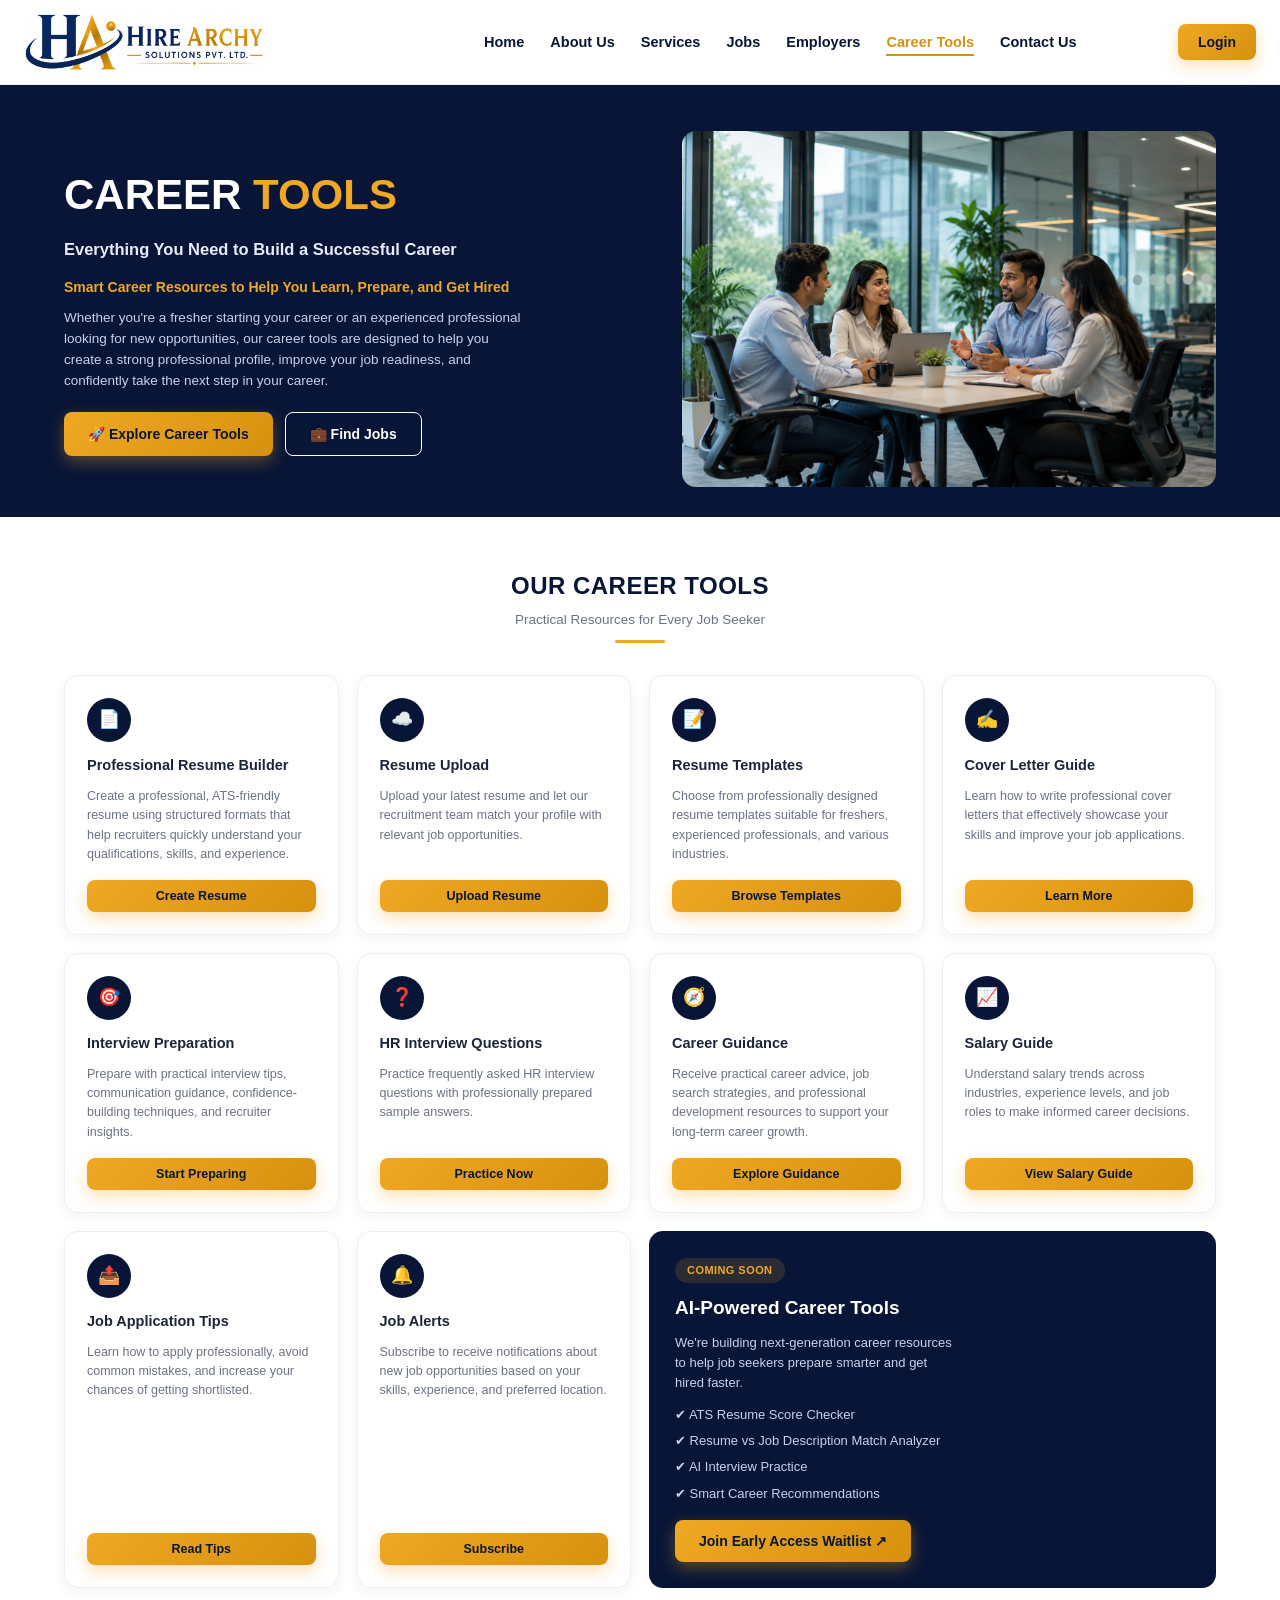
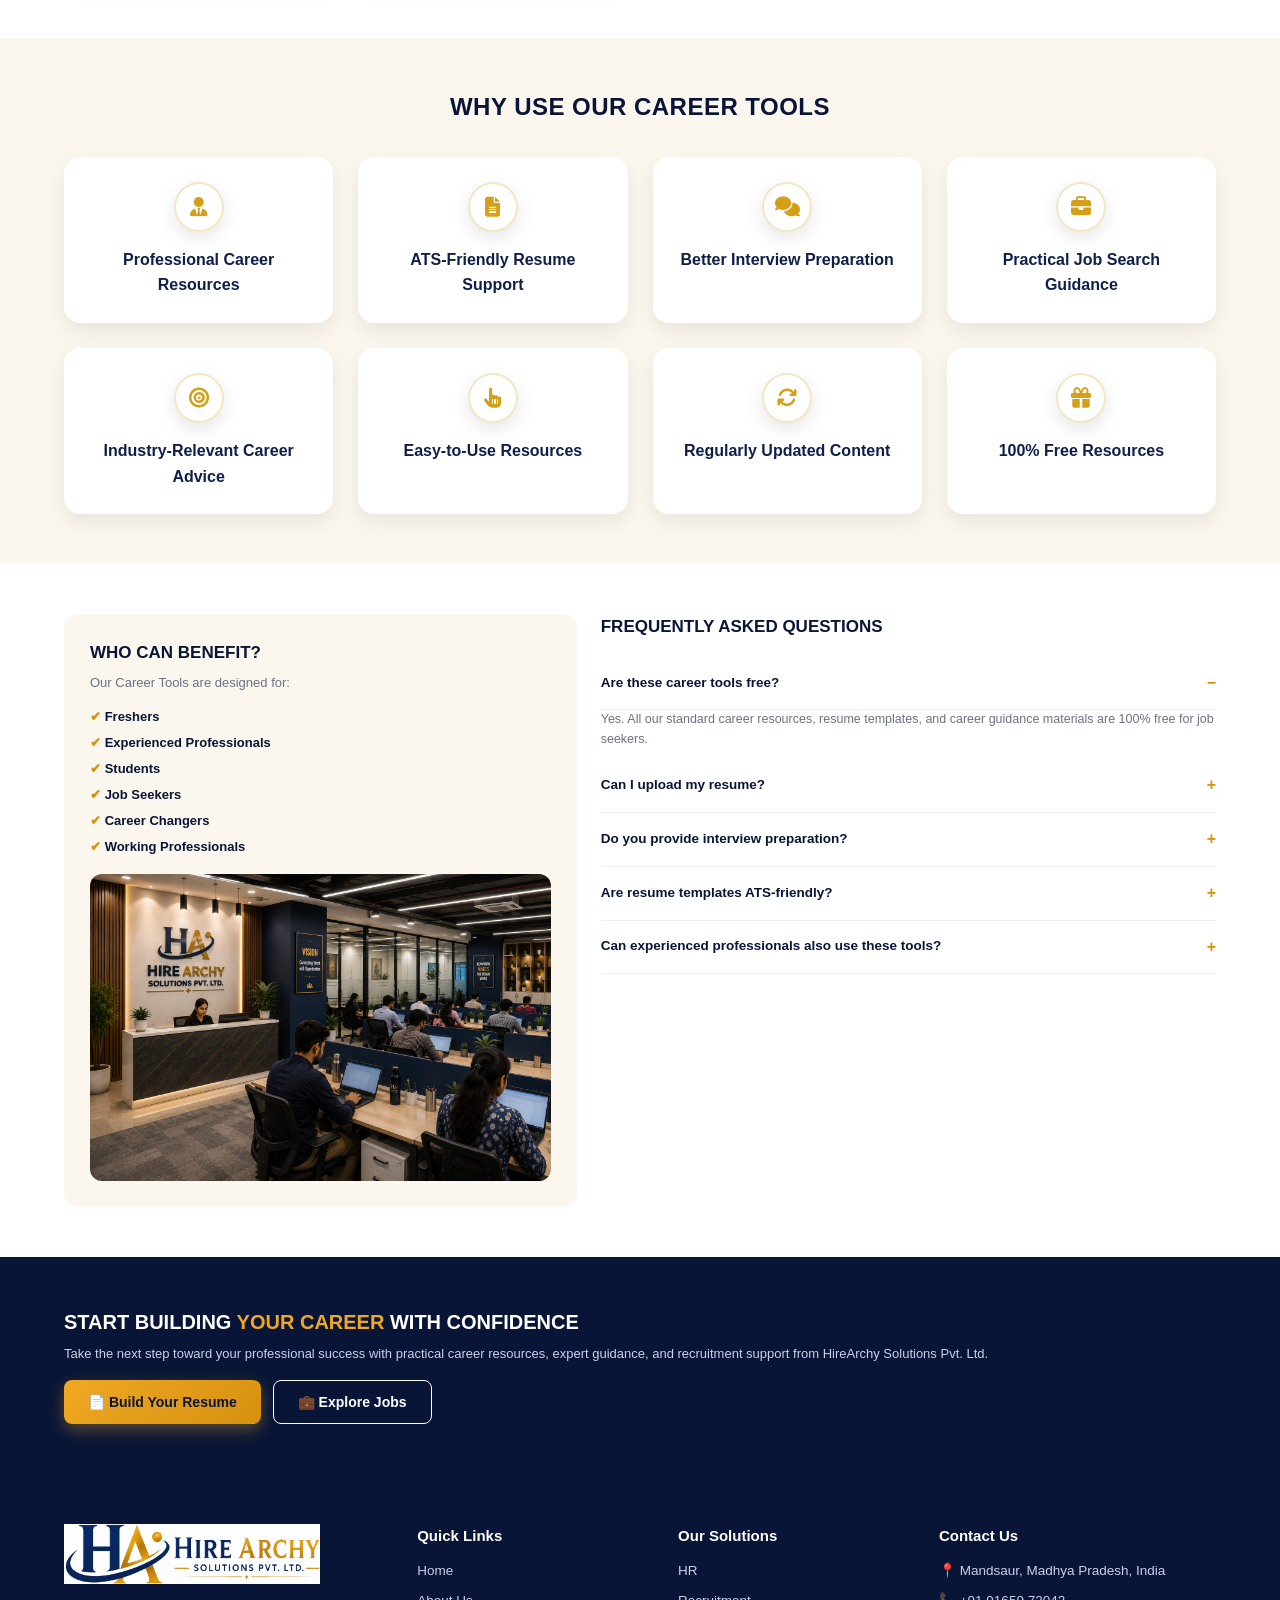
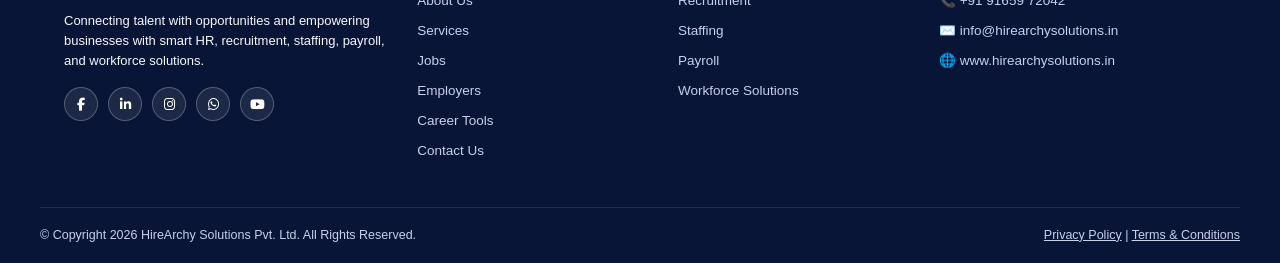
<file: career-tools.html>
<!DOCTYPE html>
<html lang="en">
<head>
<meta charset="UTF-8">
<meta name="viewport" content="width=device-width, initial-scale=1.0">
<title>Career Tools | HireArchy Solutions Pvt. Ltd.</title>



<style>
  :root{
    --navy:#0b1f4b;
    --navy-dark:#081536;
    --gold:#f0a824;
    --gold-dark:#d6910f;
    --cream:#fbf7ee;
    --ink:#1c2438;
    --muted:#6b7280;
    --white:#ffffff;
  }
  *{box-sizing:border-box;margin:0;padding:0;}
  body{font-family:'Segoe UI', Arial, sans-serif;color:var(--ink);background:var(--white);line-height:1.55;}
  img{max-width:100%;display:block;}
  a{text-decoration:none;color:inherit;}
  ul{list-style:none;}
  .wrap{max-width:1200px;margin:0 auto;padding:0 24px;}
  .btn{display:inline-flex;align-items:center;gap:8px;padding:13px 24px;border-radius:8px;font-weight:700;font-size:14px;border:none;cursor:pointer;transition:transform .15s ease;}
  .btn:hover{transform:translateY(-2px);}
  .btn-gold{background:linear-gradient(135deg,var(--gold),var(--gold-dark));color:var(--navy-dark);box-shadow:0 6px 16px rgba(240,168,36,.35);}
  .btn-outline-white{background:transparent;border:1.5px solid #fff;color:#fff;}
  .btn-outline-navy{background:transparent;border:1.5px solid var(--navy);color:var(--navy-dark);}
  .btn-sm{padding:9px 16px;font-size:12.5px;width:100%;justify-content:center;}
  h1,h2,h3{color:var(--navy-dark);}
  section{padding:50px 0;}

  /* Header */
  header{background:var(--navy-dark);display:flex;align-items:center;justify-content:space-between;padding:14px 24px;color:#fff;}
  .logo{display:flex;align-items:center;gap:10px;font-weight:800;font-size:19px;color:#fff;}
  .logo .mark{width:42px;height:42px;border-radius:10px;background:linear-gradient(135deg,var(--gold),var(--navy));display:flex;align-items:center;justify-content:center;color:#fff;font-size:17px;}
  .logo small{display:block;font-size:9.5px;font-weight:500;color:#9fabce;}
  nav ul{display:flex;gap:26px;align-items:center;font-size:13.5px;font-weight:600;color:#e7ecf8;}
  header .btn-gold{padding:10px 18px;font-size:13.5px;}

  /* HERO */
  .hero{background:var(--navy-dark);color:#fff;position:relative;overflow:hidden;padding:46px 0 30px;}
  .hero .wrap{display:grid;grid-template-columns:1.1fr 1fr;gap:30px;align-items:center;}
  .hero h1{color:#fff;font-size:42px;font-weight:800;}
  .hero h1 span{color:var(--gold);}
  .hero h3{color:#e7ecf8;font-size:16.5px;font-weight:600;margin-top:10px;}
  .hero .tagline{color:var(--gold);font-weight:700;font-size:14px;margin:14px 0 10px;}
  .hero p{color:#c9d1ea;font-size:13.5px;margin-bottom:20px;max-width:460px;}
  .hero-actions{display:flex;gap:12px;flex-wrap:wrap;}
  .hero-img{border-radius:14px;overflow:hidden;position:relative;}

  /* Career tools grid */
  .center-head{text-align:center;margin-bottom:32px;}
  .center-head h2{font-size:24px;letter-spacing:.02em;}
  .center-head p{font-size:13.5px;color:var(--muted);margin-top:6px;position:relative;display:inline-block;padding-bottom:12px;}
  .center-head p::after{content:"";position:absolute;bottom:0;left:50%;transform:translateX(-50%);width:50px;height:3px;background:var(--gold);border-radius:2px;}

  .tools-grid{display:grid;grid-template-columns:repeat(4,1fr);gap:18px;}
  .tool-card{border:1px solid #eee;border-radius:14px;padding:22px;box-shadow:0 4px 14px rgba(20,30,70,.05);display:flex;flex-direction:column;}
  .tool-card .ic{width:44px;height:44px;border-radius:50%;background:var(--navy-dark);color:var(--gold);display:flex;align-items:center;justify-content:center;font-size:18px;margin-bottom:12px;}
  .tool-card h4{font-size:14.5px;margin-bottom:10px;}
  .tool-card p{font-size:12.5px;color:var(--muted);flex:1;margin-bottom:16px;}

  .ai-card{grid-column:span 2;background:var(--navy-dark);border-radius:14px;padding:26px;color:#fff;display:grid;grid-template-columns:1.3fr 1fr;gap:16px;align-items:center;}
  .ai-badge{display:inline-block;background:rgba(240,168,36,.15);color:var(--gold);font-size:11px;font-weight:700;padding:4px 12px;border-radius:20px;margin-bottom:10px;letter-spacing:.04em;}
  .ai-card h3{color:#fff;font-size:19px;margin-bottom:10px;}
  .ai-card ul{font-size:13px;color:#c9d1ea;margin-bottom:16px;}
  .ai-card li{margin-bottom:6px;}
  .ai-visual{position:relative;text-align:center;font-size:60px;color:#1c3d8a;}

  /* Why use */
  .why-strip{background:var(--cream);}
  .why-grid{display:grid;grid-template-columns:repeat(7,1fr);gap:14px;text-align:center;}
  .why-item .ic{width:42px;height:42px;margin:0 auto 10px;color:var(--navy);display:flex;align-items:center;justify-content:center;font-size:18px;}
  .why-item span{font-size:11.5px;font-weight:700;color:var(--navy-dark);}

  /* Who benefit + FAQ */
  .two-col{display:grid;grid-template-columns:1fr 1.2fr;gap:24px;}
  .who-card{background:var(--cream);border-radius:14px;padding:26px;}
  .who-card h3{font-size:17px;margin-bottom:6px;}
  .who-card p{font-size:13px;color:var(--muted);margin-bottom:14px;}
  .who-list{margin-bottom:16px;}
  .who-list li{font-size:13px;font-weight:600;color:var(--navy-dark);margin-bottom:6px;}
  .who-list li::before{content:"✔ ";color:var(--gold-dark);}
  .who-card img{border-radius:12px;}

  .faq-card h3{font-size:17px;margin-bottom:16px;}
  .faq-item{border-bottom:1px solid #eee;padding:14px 0;display:flex;justify-content:space-between;align-items:center;cursor:pointer;}
  .faq-item strong{font-size:13.5px;color:var(--navy-dark);}
  .faq-item .sign{color:var(--gold-dark);font-weight:800;}
  .faq-answer{font-size:12.5px;color:var(--muted);padding:0 0 10px;}

  /* Final CTA */
  .final-cta{background:var(--navy-dark);color:#fff;}
  .final-cta .wrap{display:flex;justify-content:space-between;align-items:center;flex-wrap:wrap;gap:16px;}
  .final-cta h2{color:#fff;font-size:20px;}
  .final-cta h2 span{color:var(--gold);}
  .final-cta p{color:#c9d1ea;font-size:13px;margin-top:6px;}
  .final-actions{display:flex;gap:12px;}

  /* Footer */
  footer{background:var(--navy-dark);color:#c9d1ea;padding-top:40px;}
  .footer-grid{display:grid;grid-template-columns:1.4fr 1fr 1fr 1fr 1fr 1fr;gap:18px;padding-bottom:26px;border-bottom:1px solid rgba(255,255,255,.1);}
  .footer-grid h5{color:#fff;font-size:13.5px;margin-bottom:12px;}
  .footer-grid li{margin-bottom:7px;font-size:12.5px;}
  .footer-grid .active{color:var(--gold);}
  .footer-grid .logo{color:#fff;margin-bottom:8px;}
  .socials{display:flex;gap:8px;margin-top:12px;}
  .socials a{width:30px;height:30px;border-radius:50%;border:1px solid rgba(255,255,255,.25);display:flex;align-items:center;justify-content:center;font-size:11px;}
  .bottom-bar{display:flex;justify-content:space-between;padding:14px 0;font-size:11.5px;flex-wrap:wrap;gap:8px;}

  @media(max-width:1000px){
    .hero .wrap,.two-col{grid-template-columns:1fr;}
    .tools-grid{grid-template-columns:repeat(2,1fr);}
    .ai-card{grid-column:span 2;grid-template-columns:1fr;}
    .why-grid{grid-template-columns:repeat(4,1fr);}
    .footer-grid{grid-template-columns:1fr 1fr;}
    nav{display:none;}
  }
  nav ul li a.active{color:var(--gold-dark);font-weight:800;border-bottom:2px solid var(--gold-dark);padding-bottom:4px;}
</style>
<link rel="stylesheet" href="https://cdnjs.cloudflare.com/ajax/libs/font-awesome/6.7.2/css/all.min.css">

<style id="unified-home-style">
  /* ===== UNIFIED HEADER / FOOTER / FONT — matches Home Page ===== */
  body{font-family:'Segoe UI', Arial, sans-serif !important;}
  h1,h2,h3,h4,h5,h6,p,span,a,li,label,input,select,textarea,button{font-family:'Segoe UI', Arial, sans-serif !important;}

  header{display:flex !important;align-items:center !important;justify-content:space-between !important;padding:14px 24px !important;border-bottom:1px solid #eee !important;position:sticky !important;top:0 !important;background:#fff !important;z-index:50 !important;}
  .logo{display:flex;align-items:center;gap:10px;font-weight:800;font-size:20px;color:var(--navy-dark);}
  .logo-img{height:56px;width:auto;display:block;}
  nav{margin-left:80px;}
  nav ul{display:flex !important;gap:26px !important;align-items:center !important;font-size:14.5px !important;font-weight:600 !important;color:var(--navy-dark) !important;list-style:none;}
  nav ul li a.active{color:var(--gold-dark) !important;font-weight:800 !important;border-bottom:2px solid var(--gold-dark) !important;padding-bottom:4px !important;}
  .header-actions{display:flex;align-items:center;gap:14px;}
  header .btn-gold{padding:10px 20px;font-size:14px;}

  .hamburger{display:none;background:none;border:none;font-size:26px;color:var(--navy-dark);cursor:pointer;padding:4px 6px;}
  .nav-overlay{display:none;}
  @media(max-width:900px){
    nav{margin-left:0;position:fixed;top:0;right:-300px;width:280px;height:100vh;background:#fff;flex-direction:column;align-items:flex-start;padding:90px 26px 26px;transition:right .3s ease;box-shadow:-6px 0 24px rgba(0,0,0,.15);z-index:200;}
    nav.open{right:0;}
    nav ul{flex-direction:column !important;gap:20px !important;width:100%;}
    .hamburger{display:block;}
    .nav-overlay{display:none;position:fixed;inset:0;background:rgba(8,21,54,.45);z-index:150;}
    .nav-overlay.open{display:block;}
    .header-actions .btn-gold{display:none;}
  }

  footer{background:var(--navy-dark) !important;color:#c9d1ea !important;padding-top:50px !important;}
  .footer-grid{display:grid !important;grid-template-columns:1.4fr 1fr 1fr 1.2fr !important;gap:30px !important;padding-bottom:36px !important;border-bottom:1px solid rgba(255,255,255,.1) !important;}
  .footer-grid h5{color:#fff !important;font-size:15px !important;margin-bottom:14px !important;}
  .footer-grid li{margin-bottom:9px !important;font-size:13.5px !important;list-style:none;}
  .footer-grid ul{list-style:none;padding:0;margin:0;}
  .footer-grid a{color:inherit;text-decoration:none;}
  .footer-grid .logo{color:#fff !important;margin-bottom:12px !important;}
  .footer-logo{height:60px;width:auto;margin-bottom:15px;filter:brightness(0) invert(1);}
  .socials{display:flex !important;gap:10px !important;margin-top:16px !important;}
  .socials a{width:34px !important;height:34px !important;border-radius:50% !important;border:1px solid rgba(255,255,255,.25) !important;display:flex !important;align-items:center !important;justify-content:center !important;font-size:13px !important;color:#fff;background:transparent;transition:.3s;}
  .socials a:hover{background:var(--gold-dark) !important;border-color:var(--gold-dark) !important;}
  .bottom-bar{display:flex !important;justify-content:space-between !important;padding:18px 0 !important;font-size:12.5px !important;flex-wrap:wrap;gap:10px;}
  .bottom-bar a{color:inherit;text-decoration:underline;}

  @media(max-width:900px){
    .footer-grid{grid-template-columns:1fr 1fr !important;}
  }
  @media(max-width:600px){
    .footer-grid{grid-template-columns:1fr !important;}
    nav{width:240px;}
    .logo-img{height:44px;}
  }
</style>

</head>
<body>

<!-- HEADER -->
<style>
  nav{margin-left:120px;}
  .logo-img{height:56px;width:auto;display:block;}
  .hamburger{display:none;background:none;border:none;font-size:26px;color:var(--navy-dark);cursor:pointer;padding:4px 6px;}
  .nav-overlay{display:none;}
  @media(max-width:900px){
    nav{margin-left:0;position:fixed;top:0;right:-300px;width:280px;height:100vh;background:#fff;flex-direction:column;align-items:flex-start;padding:90px 26px 26px;transition:right .3s ease;box-shadow:-6px 0 24px rgba(0,0,0,.15);z-index:200;}
    nav.open{right:0;}
    nav ul{flex-direction:column;gap:20px;width:100%;}
    .hamburger{display:block;}
    .nav-overlay{display:none;position:fixed;inset:0;background:rgba(8,21,54,.45);z-index:150;}
    .nav-overlay.open{display:block;}
    .header-actions .btn-gold{display:none;}
  }
</style>
<header>
  <div class="logo">
    <div>
      <a href="index.html">
        <img src="logo.png" alt="HireArchy Solutions Logo" class="logo-img">
      </a>
    </div>
  </div>

  <nav id="mainNav">
    <ul>
      <li><a href="index.html">Home</a></li>
      <li><a href="about.html">About Us</a></li>
      <li><a href="services.html">Services</a></li>
      <li><a href="jobs.html">Jobs</a></li>
      <li><a href="employers.html">Employers</a></li>
      <li><a class="active" href="career-tools.html">Career Tools</a></li>
      <li><a href="contact.html">Contact Us</a></li>
    </ul>
  </nav>

  <div class="header-actions">
    <button class="btn btn-gold">Login</button>
    <button class="hamburger" id="navToggle" aria-label="Toggle menu">☰</button>
  </div>
</header>
<div class="nav-overlay" id="navOverlay"></div>



<!-- HERO -->
<section class="hero">
  <div class="wrap">
    <div>
      <h1>CAREER <span>TOOLS</span></h1>
      <h3>Everything You Need to Build a Successful Career</h3>
      <div class="tagline">Smart Career Resources to Help You Learn, Prepare, and Get Hired</div>
      <p>Whether you're a fresher starting your career or an experienced professional looking for new opportunities, our career tools are designed to help you create a strong professional profile, improve your job readiness, and confidently take the next step in your career.</p>
      <div class="hero-actions">  
        <button class="btn btn-gold">🚀 Explore Career Tools</button>
        <button class="btn btn-outline-white">💼 Find Jobs</button>
      </div>
    </div>
    <div class="hero-img">
      <img src="img/web/2.jpeg" alt="Laptop with career tools">
    </div>
  </div>
</section>

<!-- CAREER TOOLS GRID -->
<section>
  <div class="wrap">
    <div class="center-head">
      <h2>OUR CAREER TOOLS</h2>
      <p>Practical Resources for Every Job Seeker</p>
    </div>
    <div class="tools-grid">
      <div class="tool-card">
        <div class="ic">📄</div>
        <h4>Professional Resume Builder</h4>
        <p>Create a professional, ATS-friendly resume using structured formats that help recruiters quickly understand your qualifications, skills, and experience.</p>
        <button class="btn btn-gold btn-sm">Create Resume</button>
      </div>
      <div class="tool-card">
        <div class="ic">☁️</div>
        <h4>Resume Upload</h4>
        <p>Upload your latest resume and let our recruitment team match your profile with relevant job opportunities.</p>
        <button class="btn btn-gold btn-sm">Upload Resume</button>
      </div>
      <div class="tool-card">
        <div class="ic">📝</div>
        <h4>Resume Templates</h4>
        <p>Choose from professionally designed resume templates suitable for freshers, experienced professionals, and various industries.</p>
        <button class="btn btn-gold btn-sm">Browse Templates</button>
      </div>
      <div class="tool-card">
        <div class="ic">✍️</div>
        <h4>Cover Letter Guide</h4>
        <p>Learn how to write professional cover letters that effectively showcase your skills and improve your job applications.</p>
        <button class="btn btn-gold btn-sm">Learn More</button>
      </div>

      <div class="tool-card">
        <div class="ic">🎯</div>
        <h4>Interview Preparation</h4>
        <p>Prepare with practical interview tips, communication guidance, confidence-building techniques, and recruiter insights.</p>
        <button class="btn btn-gold btn-sm">Start Preparing</button>
      </div>
      <div class="tool-card">
        <div class="ic">❓</div>
        <h4>HR Interview Questions</h4>
        <p>Practice frequently asked HR interview questions with professionally prepared sample answers.</p>
        <button class="btn btn-gold btn-sm">Practice Now</button>
      </div>
      <div class="tool-card">
        <div class="ic">🧭</div>
        <h4>Career Guidance</h4>
        <p>Receive practical career advice, job search strategies, and professional development resources to support your long-term career growth.</p>
        <button class="btn btn-gold btn-sm">Explore Guidance</button>
      </div>
      <div class="tool-card">
        <div class="ic">📈</div>
        <h4>Salary Guide</h4>
        <p>Understand salary trends across industries, experience levels, and job roles to make informed career decisions.</p>
        <button class="btn btn-gold btn-sm">View Salary Guide</button>
      </div>

      <div class="tool-card">
        <div class="ic">📤</div>
        <h4>Job Application Tips</h4>
        <p>Learn how to apply professionally, avoid common mistakes, and increase your chances of getting shortlisted.</p>
        <button class="btn btn-gold btn-sm">Read Tips</button>
      </div>
      <div class="tool-card">
        <div class="ic">🔔</div>
        <h4>Job Alerts</h4>
        <p>Subscribe to receive notifications about new job opportunities based on your skills, experience, and preferred location.</p>
        <button class="btn btn-gold btn-sm">Subscribe</button>
      </div>

      <div class="ai-card">
        <div>
          <div class="ai-badge">COMING SOON</div>
          <h3>AI-Powered Career Tools</h3>
          <p style="font-size:13px;color:#c9d1ea;margin-bottom:12px;">We're building next-generation career resources to help job seekers prepare smarter and get hired faster.</p>
          <ul>
            <li>✔ ATS Resume Score Checker</li>
            <li>✔ Resume vs Job Description Match Analyzer</li>
            <li>✔ AI Interview Practice</li>
            <li>✔ Smart Career Recommendations</li>
          </ul>
          <button class="btn btn-gold">Join Early Access Waitlist ↗</button>
        </div>
        <div class="ai-visual"></div>
      </div>
    </div>
  </div>
</section>

<!-- WHY USE -->
<section class="why-strip">

    <div class="wrap">

        <div class="center-head">
            <h2>WHY USE OUR CAREER TOOLS</h2>
        </div>

        <div class="why-grid">

            <div class="why-item">
                <div class="ic">
                    <i class="fas fa-user-tie"></i>
                </div>
                <span>Professional Career Resources</span>
            </div>

            <div class="why-item">
                <div class="ic">
                    <i class="fas fa-file-alt"></i>
                </div>
                <span>ATS-Friendly Resume Support</span>
            </div>

            <div class="why-item">
                <div class="ic">
                    <i class="fas fa-comments"></i>
                </div>
                <span>Better Interview Preparation</span>
            </div>

            <div class="why-item">
                <div class="ic">
                    <i class="fas fa-briefcase"></i>
                </div>
                <span>Practical Job Search Guidance</span>
            </div>

            <div class="why-item">
                <div class="ic">
                    <i class="fas fa-bullseye"></i>
                </div>
                <span>Industry-Relevant Career Advice</span>
            </div>

            <div class="why-item">
                <div class="ic">
                    <i class="fas fa-hand-pointer"></i>
                </div>
                <span>Easy-to-Use Resources</span>
            </div>

            <div class="why-item">
                <div class="ic">
                    <i class="fas fa-arrows-rotate"></i>
                </div>
                <span>Regularly Updated Content</span>
            </div>

            <div class="why-item">
                <div class="ic">
                    <i class="fas fa-gift"></i>
                </div>
                <span>100% Free Resources</span>
            </div>

        </div>

    </div>
<style>
  /*==========================
      Career Tools
==========================*/

.why-grid{
    display:grid;
    grid-template-columns:repeat(4,1fr);
    gap:25px;
}

.why-item{
    background:#fff;
    padding:25px 20px;
    border-radius:16px;
    text-align:center;
    box-shadow:0 8px 20px rgba(0,0,0,.08);
    transition:all .35s ease;
    cursor:pointer;
}

.why-item:hover{
    transform:translateY(-8px);
    box-shadow:0 18px 35px rgba(0,0,0,.15);
}

/* ICON */

.why-item .ic{

    width:50px;
    height:50px;

    margin:0 auto 15px;

    display:flex;
    align-items:center;
    justify-content:center;

    border-radius:50%;

    background:#fff;

    color:#D4A017;

    border:2px solid rgba(212,160,23,.25);

    box-shadow:0 6px 18px rgba(0,0,0,.10);

    font-size:20px;

    position:relative;

    overflow:hidden;

    transition:all .35s cubic-bezier(.175,.885,.32,1.275);

}

/* Ripple */

.why-item .ic::after{

    content:"";

    position:absolute;

    inset:0;

    border-radius:50%;

    background:rgba(212,160,23,.18);

    transform:scale(0);

    transition:.5s;

}

/* Hover */

.why-item:hover .ic{

    background:#D4A017;

    color:#fff;

    transform:
        translateY(-6px)
        scale(1.12);

    box-shadow:
        0 14px 30px rgba(212,160,23,.40);

}

/* Ripple */

.why-item:hover .ic::after{

    transform:scale(2);

    opacity:0;

}

/* Icon Animation */

.why-item:hover .ic i{

    animation:iconPop .45s ease;

}

/* Text */

.why-item span{

    display:block;

    font-size:16px;

    font-weight:600;

    color:#0F1F4B;

    line-height:1.6;

}

/* Animation */

@keyframes iconPop{

    0%{
        transform:scale(.7);
    }

    50%{
        transform:scale(1.25);
    }

    100%{
        transform:scale(1);
    }

}
</style>
</section>


<!-- WHO BENEFITS + FAQ -->
<section>
  <div class="wrap two-col">
    <div class="who-card">
      <h3>WHO CAN BENEFIT?</h3>
      <p>Our Career Tools are designed for:</p>
      <ul class="who-list">
        <li>Freshers</li>
        <li>Experienced Professionals</li>
        <li>Students</li>
        <li>Job Seekers</li>
        <li>Career Changers</li>
        <li>Working Professionals</li>
      </ul>
      <img src="img/web/4.jpeg" alt="Professionals group">
    </div>
    <div class="faq-card">
      <h3>FREQUENTLY ASKED QUESTIONS</h3>
      <div class="faq-item"><strong>Are these career tools free?</strong><span class="sign">−</span></div>
      <div class="faq-answer">Yes. All our standard career resources, resume templates, and career guidance materials are 100% free for job seekers.</div>
      <div class="faq-item"><strong>Can I upload my resume?</strong><span class="sign">+</span></div>
      <div class="faq-item"><strong>Do you provide interview preparation?</strong><span class="sign">+</span></div>
      <div class="faq-item"><strong>Are resume templates ATS-friendly?</strong><span class="sign">+</span></div>
      <div class="faq-item"><strong>Can experienced professionals also use these tools?</strong><span class="sign">+</span></div>
    </div>
  </div>
</section>

<!-- FINAL CTA -->
<section class="final-cta">
  <div class="wrap">
    <div>
      <h2>START BUILDING <span>YOUR CAREER</span> WITH CONFIDENCE</h2>
      <p>Take the next step toward your professional success with practical career resources, expert guidance, and recruitment support from HireArchy Solutions Pvt. Ltd.</p>
    </div>
    <div class="final-actions">
      <button class="btn btn-gold">📄 Build Your Resume</button>
      <button class="btn btn-outline-white">💼 Explore Jobs</button>
    </div>
  </div>
</section>

<!-- FOOTER -->
<footer>
  <div class="wrap footer-grid">
    <div>
      <div class="logo">
     <img src="logo.png" alt="HireArchy Solutions Logo" class="footer-logo">
      </div>

      <p style="font-size:13px;color:#f7f8fc;">
        Connecting talent with opportunities and empowering businesses with smart HR, recruitment, staffing, payroll, and workforce solutions.
      </p>

      <div class="socials">
        <a href="https://www.facebook.com/" target="_blank"><i class="fab fa-facebook-f"></i></a>
        <a href="https://www.linkedin.com/" target="_blank"><i class="fab fa-linkedin-in"></i></a>
        <a href="https://www.instagram.com/" target="_blank"><i class="fab fa-instagram"></i></a>
        <a href="https://wa.me/919165972042" target="_blank"><i class="fab fa-whatsapp"></i></a>
        <a href="https://www.youtube.com/" target="_blank"><i class="fab fa-youtube"></i></a>
      </div>
    </div>

    <div>
      <h5>Quick Links</h5>
      <ul>
        <li><a href="index.html">Home</a></li>
        <li><a href="about.html">About Us</a></li>
        <li><a href="services.html">Services</a></li>
        <li><a href="jobs.html">Jobs</a></li>
        <li><a href="employers.html">Employers</a></li>
        <li><a href="career-tools.html">Career Tools</a></li>
        <li><a href="contact.html">Contact Us</a></li>
      </ul>
    </div>

    <div>
      <h5>Our Solutions</h5>
      <ul>
        <li>HR</li>
        <li>Recruitment</li>
        <li>Staffing</li>
        <li>Payroll</li>
        <li>Workforce Solutions</li>
      </ul>
    </div>

    <div>
      <h5>Contact Us</h5>
      <ul>
        <li>📍 Mandsaur, Madhya Pradesh, India</li>
        <li>📞 +91 91659 72042</li>
        <li>✉️ info@hirearchysolutions.in</li>
        <li>🌐 www.hirearchysolutions.in</li>
      </ul>
    </div>
  </div>

  <div class="wrap bottom-bar">
    <span>© Copyright 2026 HireArchy Solutions Pvt. Ltd. All Rights Reserved.</span>
    <span><a href="privacy-policy.html">Privacy Policy</a> | <a href="terms-conditions.html">Terms &amp; Conditions</a></span>
  </div>
  <style>
    .footer-logo{height: 60px;width: auto;margin-bottom: 15px;filter: none !important;}
    .socials{display:flex;gap:12px;margin-top:18px;}
    .socials a{width:42px;height:42px;display:flex;align-items:center;justify-content:center;border-radius:50%;background:#ffffff15;color:#fff;text-decoration:none;font-size:18px;transition:.3s;}
    .socials a:hover{background:#caa052;color:#fff;}
  </style>
</footer>

<script>
  (function(){
    var toggle = document.getElementById('navToggle');
    var nav = document.getElementById('mainNav');
    var overlay = document.getElementById('navOverlay');
    if(toggle && nav && overlay){
      toggle.addEventListener('click', function(){
        nav.classList.toggle('open');
        overlay.classList.toggle('open');
      });
      overlay.addEventListener('click', function(){
        nav.classList.remove('open');
        overlay.classList.remove('open');
      });
      nav.querySelectorAll('a').forEach(function(a){
        a.addEventListener('click', function(){
          nav.classList.remove('open');
          overlay.classList.remove('open');
        });
      });
    }
  })();
</script>
</file>
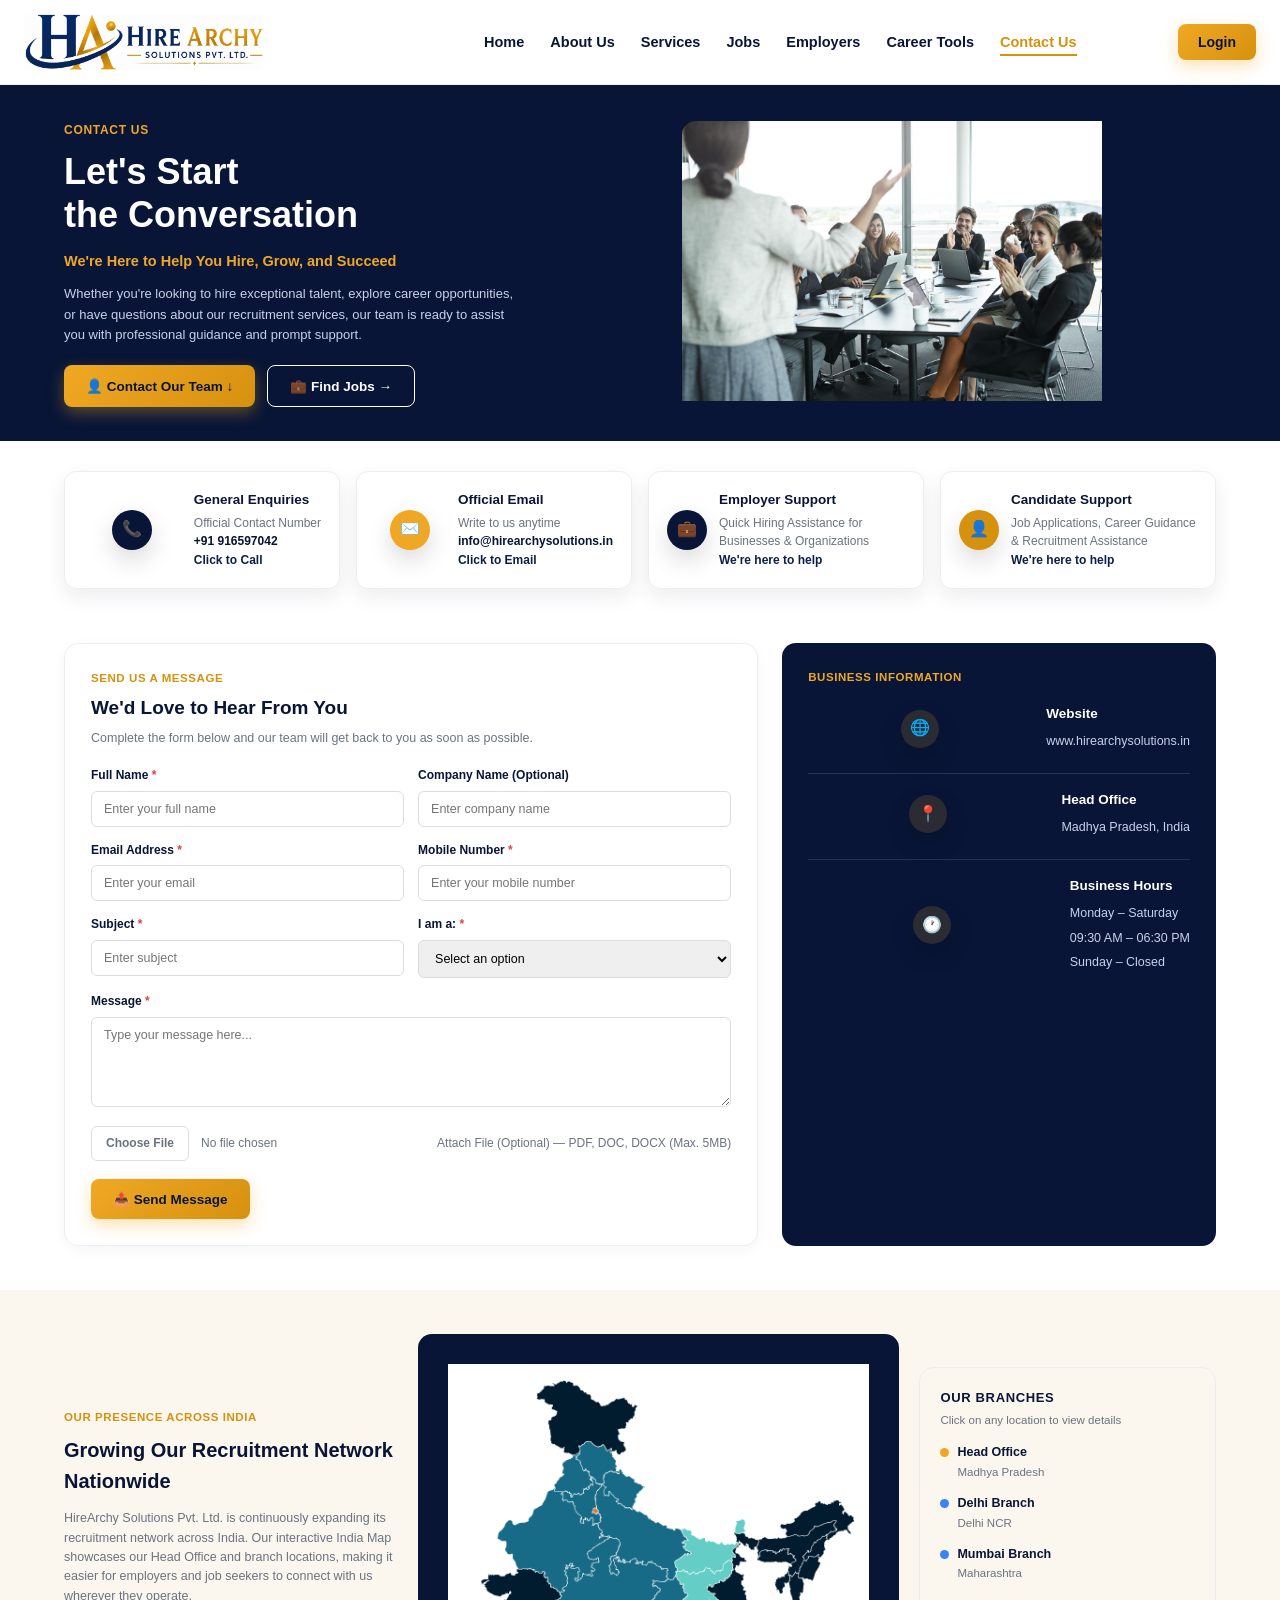
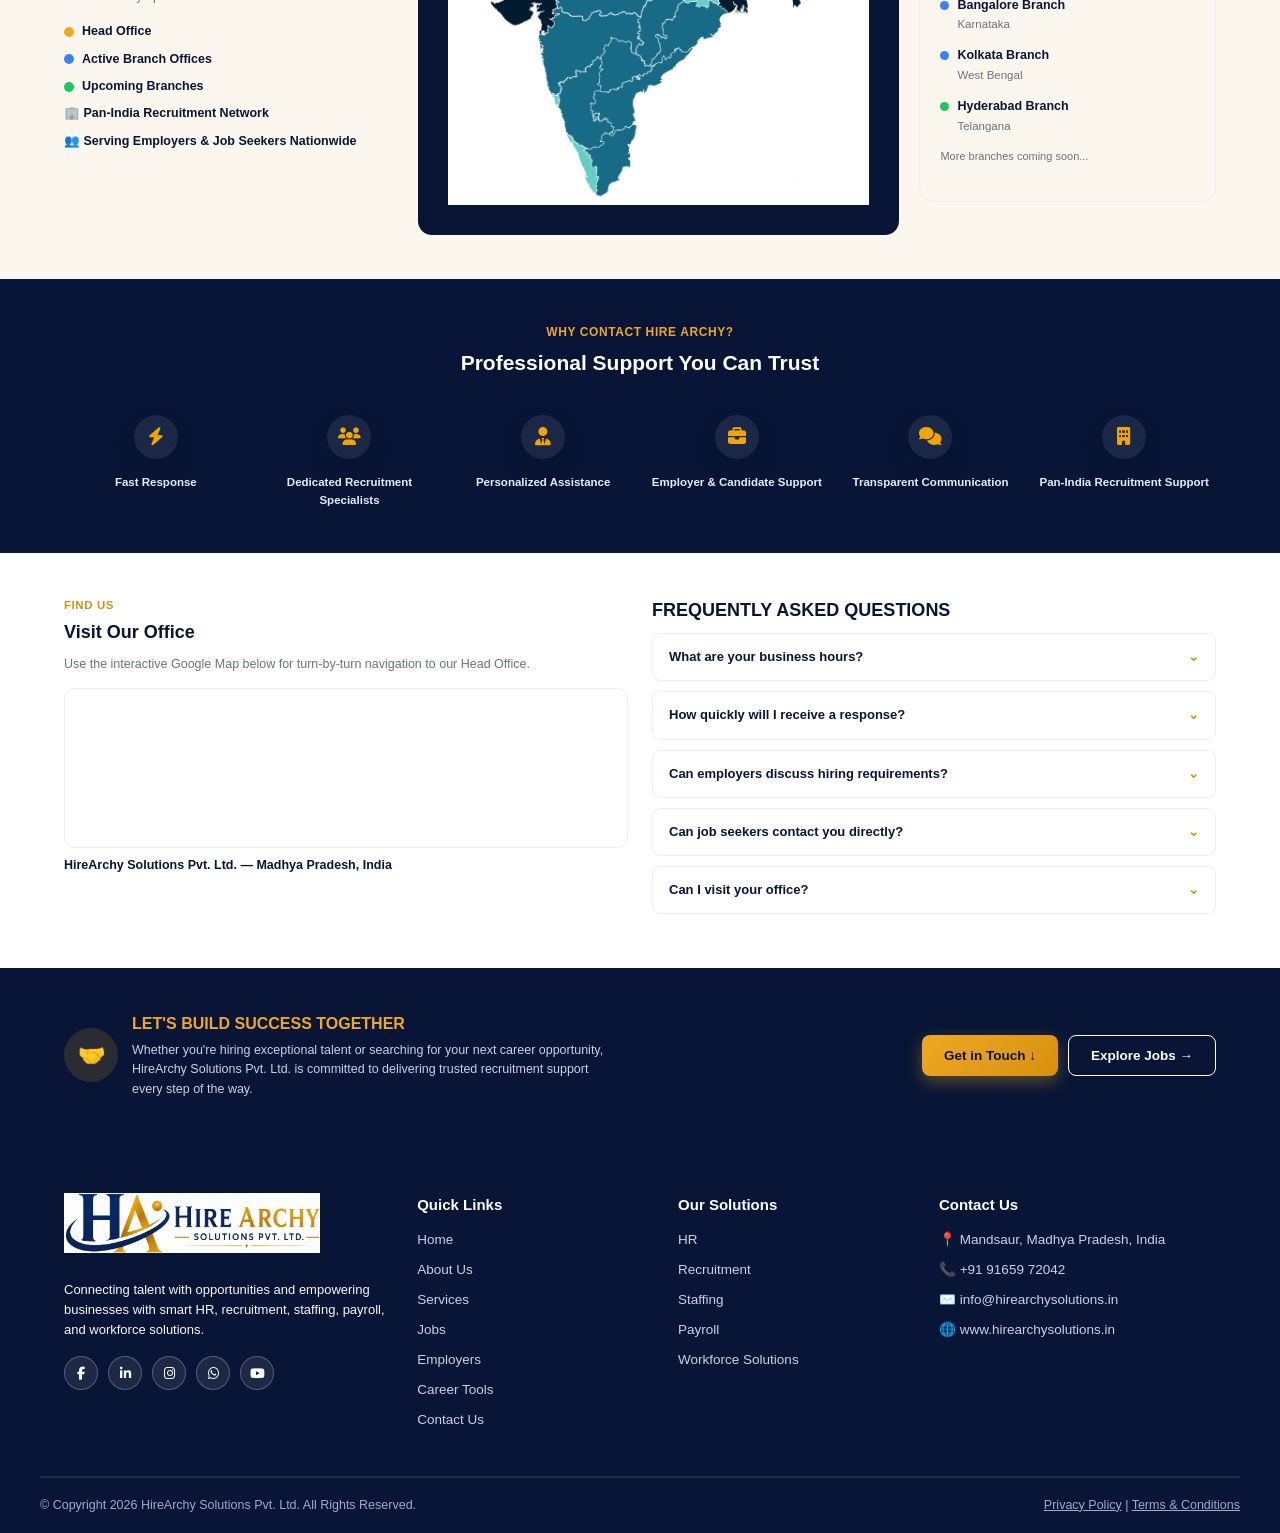
<file: contact.html>
<!DOCTYPE html>
<html lang="en">
<head>
<meta charset="UTF-8">
<meta name="viewport" content="width=device-width, initial-scale=1.0">
<title>Contact Us | HireArchy Solutions Pvt. Ltd.</title>
<link rel="stylesheet" href="https://cdnjs.cloudflare.com/ajax/libs/font-awesome/6.7.2/css/all.min.css">
<style>
  :root{
    --navy:#0b1f4b;
    --navy-dark:#081536;
    --gold:#f0a824;
    --gold-dark:#d6910f;
    --cream:#fbf7ee;
    --ink:#1c2438;
    --muted:#6b7280;
    --white:#ffffff;
    --green:#22c55e;
    --blue:#3b82f6;
  }
  *{box-sizing:border-box;margin:0;padding:0;}
  body{font-family:'Segoe UI', Arial, sans-serif;color:var(--ink);background:var(--white);line-height:1.55;}
  img{max-width:100%;display:block;}
  a{text-decoration:none;color:inherit;}
  ul{list-style:none;}
  .wrap{max-width:1200px;margin:0 auto;padding:0 24px;}
  .btn{display:inline-flex;align-items:center;gap:8px;padding:12px 22px;border-radius:8px;font-weight:700;font-size:13.5px;border:none;cursor:pointer;transition:transform .15s ease;}
  .btn:hover{transform:translateY(-2px);}
  .btn-gold{background:linear-gradient(135deg,var(--gold),var(--gold-dark));color:var(--navy-dark);box-shadow:0 6px 16px rgba(240,168,36,.35);}
  .btn-outline-white{background:transparent;border:1.5px solid #fff;color:#fff;}
  h1,h2,h3{color:var(--navy-dark);}
  section{padding:44px 0;}

  /* Header */
  header{background:var(--navy-dark);display:flex;align-items:center;justify-content:space-between;padding:14px 24px;color:#fff;}
  .logo{display:flex;align-items:center;gap:10px;font-weight:800;font-size:17px;color:#fff;}
  .logo .mark{width:38px;height:38px;border-radius:10px;background:var(--gold);color:var(--navy-dark);display:flex;align-items:center;justify-content:center;font-size:15px;font-weight:800;}
  .logo small{display:block;font-size:9px;font-weight:500;color:#9fabce;}
  nav ul{display:flex;gap:24px;align-items:center;font-size:13.5px;font-weight:600;color:#e7ecf8;}
  header .btn-gold{padding:9px 16px;font-size:12.5px;}

  /* HERO */
  .hero{background:var(--navy-dark);color:#fff;position:relative;overflow:hidden;padding:36px 0 0;}
  .hero-grid{display:grid;grid-template-columns:1.1fr 1fr;gap:30px;align-items:center;}
  .eyebrow{color:var(--gold);font-weight:800;font-size:12px;letter-spacing:.06em;margin-bottom:10px;}
  .hero h1{color:#fff;font-size:36px;font-weight:800;line-height:1.2;}
  .hero .tagline{color:var(--gold);font-weight:700;font-size:14.5px;margin:14px 0 12px;}
  .hero p{color:#c9d1ea;font-size:13px;margin-bottom:20px;max-width:460px;}
  .hero-actions{display:flex;gap:12px;flex-wrap:wrap;padding-bottom:34px;}
  .hero-img{border-radius:14px 14px 0 0;overflow:hidden;height:100%;}
  .hero-img img{height:280px;object-fit:cover;}

  /* Quick contact cards */
  .quick-grid{display:grid;grid-template-columns:repeat(4,1fr);gap:16px;margin-top:-40px;position:relative;z-index:2;}
  .quick-card{background:#fff;border:1px solid #eee;border-radius:12px;padding:18px;display:flex;gap:12px;align-items:flex-start;box-shadow:0 8px 20px rgba(20,30,70,.08);}
  .quick-card .ic{width:40px;height:40px;border-radius:50%;background:var(--navy-dark);color:var(--gold);display:flex;align-items:center;justify-content:center;font-size:16px;flex:none;}
  .quick-card:nth-child(2) .ic{background:var(--gold);color:#fff;}
  .quick-card:nth-child(4) .ic{background:var(--gold-dark);color:#fff;}
  .quick-card strong{display:block;font-size:13.5px;color:var(--navy-dark);margin-bottom:3px;}
  .quick-card span{display:block;font-size:12px;color:var(--muted);}
  .quick-card .link{color:var(--navy);font-weight:700;font-size:12px;}

  /* Form + business info */
  .form-grid{display:grid;grid-template-columns:1.6fr 1fr;gap:24px;}
  .form-card{border:1px solid #eee;border-radius:14px;padding:26px;box-shadow:0 4px 14px rgba(20,30,70,.04);}
  .form-card h4{font-size:11.5px;color:var(--gold-dark);font-weight:800;letter-spacing:.05em;margin-bottom:6px;}
  .form-card h3{font-size:19px;margin-bottom:6px;}
  .form-card p.sub{font-size:12.5px;color:var(--muted);margin-bottom:18px;}
  .f-row{display:grid;grid-template-columns:1fr 1fr;gap:14px;margin-bottom:14px;}
  .f-field label{display:block;font-size:12px;font-weight:700;color:var(--navy-dark);margin-bottom:6px;}
  .f-field label .req{color:#e53e3e;}
  .f-field input, .f-field select, .f-field textarea{width:100%;padding:10px 12px;border:1px solid #ddd;border-radius:6px;font-size:12.5px;}
  .f-field textarea{min-height:90px;resize:vertical;}
  .file-row{display:flex;align-items:center;gap:12px;font-size:12px;color:var(--muted);margin-bottom:18px;}
  .file-row .choose{border:1px solid #ddd;padding:7px 14px;border-radius:6px;font-size:12px;font-weight:600;}

  .info-card{background:var(--navy-dark);color:#fff;border-radius:14px;padding:26px;}
  .info-card h4{color:var(--gold);font-size:11.5px;font-weight:800;letter-spacing:.05em;margin-bottom:18px;}
  .info-row{display:flex;gap:14px;align-items:flex-start;margin-bottom:20px;}
  .info-row .ic{width:38px;height:38px;border-radius:50%;background:rgba(240,168,36,.15);color:var(--gold);display:flex;align-items:center;justify-content:center;font-size:16px;flex:none;}
  .info-row strong{display:block;font-size:13.5px;margin-bottom:3px;}
  .info-row span{font-size:12.5px;color:#c9d1ea;}
  hr.sep{border:none;border-top:1px solid rgba(255,255,255,.12);margin:6px 0 16px;}

  /* Map presence section */
  .presence-grid{display:grid;grid-template-columns:.9fr 1.3fr .8fr;gap:20px;align-items:center;}
  .presence-grid h4{font-size:11.5px;color:var(--gold-dark);font-weight:800;letter-spacing:.05em;margin-bottom:8px;}
  .presence-grid h2{font-size:20px;margin-bottom:12px;}
  .presence-grid p{font-size:12.5px;color:var(--muted);margin-bottom:16px;}
  .legend li{font-size:12.5px;font-weight:600;color:var(--navy-dark);margin-bottom:8px;display:flex;align-items:center;gap:8px;}
  .legend .dot{width:10px;height:10px;border-radius:50%;display:inline-block;}
  .map-box{background:var(--navy-dark);border-radius:14px;padding:30px;text-align:center;color:#fff;position:relative;min-height:320px;display:flex;align-items:center;justify-content:center;}
  .map-emoji{font-size:130px;filter:drop-shadow(0 0 20px rgba(240,168,36,.35));}
  .branches-card{border:1px solid #eee;border-radius:14px;padding:20px;}
  .branches-card h4{font-size:13px;color:var(--navy-dark);margin-bottom:4px;}
  .branches-card p.sub{font-size:11.5px;color:var(--muted);margin-bottom:14px;}
  .branch-item{display:flex;align-items:flex-start;gap:8px;margin-bottom:12px;font-size:12.5px;}
  .branch-item .dot{width:9px;height:9px;border-radius:50%;margin-top:5px;flex:none;}
  .branch-item strong{display:block;color:var(--navy-dark);font-size:12.5px;}
  .branch-item span{color:var(--muted);font-size:11.5px;}

  /* Why contact strip */
  .why-strip{background:var(--navy-dark);color:#fff;text-align:center;}
  .why-strip .eyebrow2{color:var(--gold);font-size:12px;font-weight:800;letter-spacing:.05em;margin-bottom:6px;}
  .why-strip h2{color:#fff;font-size:21px;margin-bottom:22px;}
  .why-icons{display:grid;grid-template-columns:repeat(6,1fr);gap:16px;}
  .why-icons .ic{width:44px;height:44px;border-radius:50%;background:rgba(255,255,255,.08);display:flex;align-items:center;justify-content:center;margin:0 auto 10px;font-size:18px;}
  .why-icons span{font-size:11.5px;font-weight:600;color:#e7ecf8;}

  /* Visit office + FAQ */
  .visit-faq-grid{display:grid;grid-template-columns:1fr 1fr;gap:24px;}
  .visit-faq-grid h4{font-size:11.5px;color:var(--gold-dark);font-weight:800;letter-spacing:.05em;margin-bottom:4px;}
  .visit-faq-grid h3{font-size:18px;margin-bottom:8px;}
  .visit-faq-grid p{font-size:12.5px;color:var(--muted);margin-bottom:14px;}
  .map-embed{border-radius:10px;overflow:hidden;position:relative;border:1px solid #eee;}
  .map-embed img{height:200px;object-fit:cover;}
  .map-embed .pin{position:absolute;top:45%;left:35%;font-size:28px;color:#e53e3e;}
  .map-embed .link{position:absolute;bottom:10px;left:14px;font-size:12px;color:#fff;background:rgba(0,0,0,.5);padding:4px 10px;border-radius:6px;}

  .faq-item{border:1px solid #eee;border-radius:8px;padding:13px 16px;display:flex;justify-content:space-between;align-items:center;font-size:13px;font-weight:600;color:var(--navy-dark);margin-bottom:10px;}
  .faq-item .sign{color:var(--gold-dark);font-weight:800;}

  /* Final CTA */
  .final-cta{background:var(--navy-dark);color:#fff;}
  .final-cta .wrap{display:flex;justify-content:space-between;align-items:center;flex-wrap:wrap;gap:16px;}
  .final-cta .left{display:flex;gap:14px;align-items:center;}
  .final-cta .ic-circle{width:54px;height:54px;border-radius:50%;background:rgba(240,168,36,.15);color:var(--gold);display:flex;align-items:center;justify-content:center;font-size:22px;flex:none;}
  .final-cta h2{color:var(--gold);font-size:16px;}
  .final-cta p{color:#c9d1ea;font-size:12.5px;margin-top:4px;max-width:480px;}
  .final-actions{display:flex;gap:10px;}

  /* Footer */
  footer{background:var(--navy-dark);color:#c9d1ea;padding-top:34px;}
  .footer-grid{display:grid;grid-template-columns:1.5fr 1fr 1fr 1fr 1fr;gap:20px;padding-bottom:22px;}
  .footer-grid h5{color:#fff;font-size:13px;margin-bottom:10px;}
  .footer-grid li{margin-bottom:6px;font-size:12px;}
  .footer-grid .logo{color:#fff;margin-bottom:8px;}
  .socials{display:flex;gap:8px;margin-top:10px;}
  .socials a{width:28px;height:28px;border-radius:50%;border:1px solid rgba(255,255,255,.25);display:flex;align-items:center;justify-content:center;font-size:11px;}
  .bottom-bar{display:flex;justify-content:space-between;border-top:1px solid rgba(255,255,255,.1);padding:12px 0;font-size:11.5px;color:#9fabce;flex-wrap:wrap;gap:8px;}

  @media(max-width:1000px){
    .hero-grid,.form-grid,.presence-grid,.visit-faq-grid{grid-template-columns:1fr;}
    .quick-grid{grid-template-columns:1fr 1fr;margin-top:20px;}
    .why-icons{grid-template-columns:repeat(3,1fr);}
    .footer-grid{grid-template-columns:1fr 1fr;}
    nav{display:none;}
    .f-row{grid-template-columns:1fr;}
  }
  nav ul li a.active{color:var(--gold-dark);font-weight:800;border-bottom:2px solid var(--gold-dark);padding-bottom:4px;}
</style>
<link rel="stylesheet" href="https://cdnjs.cloudflare.com/ajax/libs/font-awesome/6.7.2/css/all.min.css">

<style id="unified-home-style">
  /* ===== UNIFIED HEADER / FOOTER / FONT — matches Home Page ===== */
  body{font-family:'Segoe UI', Arial, sans-serif !important;}
  h1,h2,h3,h4,h5,h6,p,span,a,li,label,input,select,textarea,button{font-family:'Segoe UI', Arial, sans-serif !important;}

  header{display:flex !important;align-items:center !important;justify-content:space-between !important;padding:14px 24px !important;border-bottom:1px solid #eee !important;position:sticky !important;top:0 !important;background:#fff !important;z-index:50 !important;}
  .logo{display:flex;align-items:center;gap:10px;font-weight:800;font-size:20px;color:var(--navy-dark);}
  .logo-img{height:56px;width:auto;display:block;}
  nav{margin-left:80px;}
  nav ul{display:flex !important;gap:26px !important;align-items:center !important;font-size:14.5px !important;font-weight:600 !important;color:var(--navy-dark) !important;list-style:none;}
  nav ul li a.active{color:var(--gold-dark) !important;font-weight:800 !important;border-bottom:2px solid var(--gold-dark) !important;padding-bottom:4px !important;}
  .header-actions{display:flex;align-items:center;gap:14px;}
  header .btn-gold{padding:10px 20px;font-size:14px;}

  .hamburger{display:none;background:none;border:none;font-size:26px;color:var(--navy-dark);cursor:pointer;padding:4px 6px;}
  .nav-overlay{display:none;}
  @media(max-width:900px){
    nav{margin-left:0;position:fixed;top:0;right:-300px;width:280px;height:100vh;background:#fff;flex-direction:column;align-items:flex-start;padding:90px 26px 26px;transition:right .3s ease;box-shadow:-6px 0 24px rgba(0,0,0,.15);z-index:200;}
    nav.open{right:0;}
    nav ul{flex-direction:column !important;gap:20px !important;width:100%;}
    .hamburger{display:block;}
    .nav-overlay{display:none;position:fixed;inset:0;background:rgba(8,21,54,.45);z-index:150;}
    .nav-overlay.open{display:block;}
    .header-actions .btn-gold{display:none;}
  }

  footer{background:var(--navy-dark) !important;color:#c9d1ea !important;padding-top:50px !important;}
  .footer-grid{display:grid !important;grid-template-columns:1.4fr 1fr 1fr 1.2fr !important;gap:30px !important;padding-bottom:36px !important;border-bottom:1px solid rgba(255,255,255,.1) !important;}
  .footer-grid h5{color:#fff !important;font-size:15px !important;margin-bottom:14px !important;}
  .footer-grid li{margin-bottom:9px !important;font-size:13.5px !important;list-style:none;}
  .footer-grid ul{list-style:none;padding:0;margin:0;}
  .footer-grid a{color:inherit;text-decoration:none;}
  .footer-grid .logo{color:#fff !important;margin-bottom:12px !important;}
  .footer-logo{height:60px;width:auto;margin-bottom:15px;filter:brightness(0) invert(1);}
  .socials{display:flex !important;gap:10px !important;margin-top:16px !important;}
  .socials a{width:34px !important;height:34px !important;border-radius:50% !important;border:1px solid rgba(255,255,255,.25) !important;display:flex !important;align-items:center !important;justify-content:center !important;font-size:13px !important;color:#fff;background:transparent;transition:.3s;}
  .socials a:hover{background:var(--gold-dark) !important;border-color:var(--gold-dark) !important;}
  .bottom-bar{display:flex !important;justify-content:space-between !important;padding:18px 0 !important;font-size:12.5px !important;flex-wrap:wrap;gap:10px;}
  .bottom-bar a{color:inherit;text-decoration:underline;}

  @media(max-width:900px){
    .footer-grid{grid-template-columns:1fr 1fr !important;}
  }
  @media(max-width:600px){
    .footer-grid{grid-template-columns:1fr !important;}
    nav{width:240px;}
    .logo-img{height:44px;}
  }
</style>

</head>
<body>

<!-- HEADER -->
<style>
  nav{margin-left:120px;}
  .logo-img{height:56px;width:auto;display:block;}
  .hamburger{display:none;background:none;border:none;font-size:26px;color:var(--navy-dark);cursor:pointer;padding:4px 6px;}
  .nav-overlay{display:none;}
  @media(max-width:900px){
    nav{margin-left:0;position:fixed;top:0;right:-300px;width:280px;height:100vh;background:#fff;flex-direction:column;align-items:flex-start;padding:90px 26px 26px;transition:right .3s ease;box-shadow:-6px 0 24px rgba(0,0,0,.15);z-index:200;}
    nav.open{right:0;}
    nav ul{flex-direction:column;gap:20px;width:100%;}
    .hamburger{display:block;}
    .nav-overlay{display:none;position:fixed;inset:0;background:rgba(8,21,54,.45);z-index:150;}
    .nav-overlay.open{display:block;}
    .header-actions .btn-gold{display:none;}
  }
</style>
<header>
  <div class="logo">
    <div>
      <a href="index.html">
        <img src="logo.png" alt="HireArchy Solutions Logo" class="logo-img">
      </a>
    </div>
  </div>

  <nav id="mainNav">
    <ul>
      <li><a href="index.html">Home</a></li>
      <li><a href="about.html">About Us</a></li>
      <li><a href="services.html">Services</a></li>
      <li><a href="jobs.html">Jobs</a></li>
      <li><a href="employers.html">Employers</a></li>
      <li><a href="career-tools.html">Career Tools</a></li>
      <li><a class="active" href="contact.html">Contact Us</a></li>
    </ul>
  </nav>

  <div class="header-actions">
    <button class="btn btn-gold">Login</button>
    <button class="hamburger" id="navToggle" aria-label="Toggle menu">☰</button>
  </div>
</header>
<div class="nav-overlay" id="navOverlay"></div>


<!-- HERO -->
<section class="hero">
  <div class="wrap hero-grid">
    <div>
      <div class="eyebrow">CONTACT US</div>
      <h1>Let's Start<br>the Conversation</h1>
      <div class="tagline">We're Here to Help You Hire, Grow, and Succeed</div>
      <p>Whether you're looking to hire exceptional talent, explore career opportunities, or have questions about our recruitment services, our team is ready to assist you with professional guidance and prompt support.</p>
      <div class="hero-actions">
        <button class="btn btn-gold">👤 Contact Our Team ↓</button>
        <button class="btn btn-outline-white">💼 Find Jobs →</button>
      </div>
    </div>
    <div class="hero-img">
      <img src="img/contact us imag.jpg" alt="HireArchy team">
    </div>
  </div>
</section>

<!-- QUICK CONTACT CARDS -->
<section style="padding-top:0;">
  <div class="wrap quick-grid">
    <div class="quick-card">
      <div class="ic">📞</div>
      <div>
        <strong>General Enquiries</strong>
        <span>Official Contact Number</span>
        <span style="color:var(--navy-dark);font-weight:700;">+91 916597042</span>
        <div class="link">Click to Call</div>
      </div>
    </div>
    <div class="quick-card">
      <div class="ic">✉️</div>
      <div>
        <strong>Official Email</strong>
        <span>Write to us anytime</span>
        <span style="color:var(--navy-dark);font-weight:700;">info@hirearchysolutions.in</span>
        <div class="link">Click to Email</div>
      </div>
    </div>
    <div class="quick-card">
      <div class="ic">💼</div>
      <div>
        <strong>Employer Support</strong>
        <span>Quick Hiring Assistance for Businesses &amp; Organizations</span>
        <div class="link">We're here to help</div>
      </div>
    </div>
    <div class="quick-card">
      <div class="ic">👤</div>
      <div>
        <strong>Candidate Support</strong>
        <span>Job Applications, Career Guidance &amp; Recruitment Assistance</span>
        <div class="link">We're here to help</div>
      </div>
    </div>
  </div>
  <style>
    .quick-grid{
    margin-top: 30px;
}
  </style>
</section>

<!-- FORM + BUSINESS INFO -->
<section style="padding-top:10px;">
  <div class="wrap form-grid">
    <div class="form-card">
      <h4>SEND US A MESSAGE</h4>
      <h3>We'd Love to Hear From You</h3>
      <p class="sub">Complete the form below and our team will get back to you as soon as possible.</p>
      <div class="f-row">
        <div class="f-field"><label>Full Name <span class="req">*</span></label><input placeholder="Enter your full name"></div>
        <div class="f-field"><label>Company Name (Optional)</label><input placeholder="Enter company name"></div>
      </div>
      <div class="f-row">
        <div class="f-field"><label>Email Address <span class="req">*</span></label><input placeholder="Enter your email"></div>
        <div class="f-field"><label>Mobile Number <span class="req">*</span></label><input placeholder="Enter your mobile number"></div>
      </div>
      <div class="f-row">
        <div class="f-field"><label>Subject <span class="req">*</span></label><input placeholder="Enter subject"></div>
        <div class="f-field"><label>I am a: <span class="req">*</span></label><select><option>Select an option</option></select></div>
      </div>
      <div class="f-field" style="margin-bottom:12px;"><label>Message <span class="req">*</span></label><textarea placeholder="Type your message here..."></textarea></div>
      <div class="file-row">
        <span class="choose">Choose File</span> No file chosen
        <span style="margin-left:auto;">Attach File (Optional) — PDF, DOC, DOCX (Max. 5MB)</span>
      </div>
      <button class="btn btn-gold">📤 Send Message</button>
    </div>

    <div class="info-card">
      <h4>BUSINESS INFORMATION</h4>
      <div class="info-row"><div class="ic">🌐</div><div><strong>Website</strong><span>www.hirearchysolutions.in</span></div></div>
      <hr class="sep">
      <div class="info-row"><div class="ic">📍</div><div><strong>Head Office</strong><span>Madhya Pradesh, India</span></div></div>
      <hr class="sep">
      <div class="info-row"><div class="ic">🕐</div><div><strong>Business Hours</strong><span>Monday – Saturday<br>09:30 AM – 06:30 PM<br>Sunday – Closed</span></div></div>
    </div>
  </div>
</section>

<!-- PRESENCE ACROSS INDIA -->
<section style="background:var(--cream);">
  <div class="wrap presence-grid">
    <div>
      <h4>OUR PRESENCE ACROSS INDIA</h4>
      <h2>Growing Our Recruitment Network Nationwide</h2>
      <p>HireArchy Solutions Pvt. Ltd. is continuously expanding its recruitment network across India. Our interactive India Map showcases our Head Office and branch locations, making it easier for employers and job seekers to connect with us wherever they operate.</p>
      <ul class="legend">
        <li><span class="dot" style="background:var(--gold);"></span>Head Office</li>
        <li><span class="dot" style="background:var(--blue);"></span>Active Branch Offices</li>
        <li><span class="dot" style="background:var(--green);"></span>Upcoming Branches</li>
        <li>🏢 Pan-India Recruitment Network</li>
        <li>👥 Serving Employers &amp; Job Seekers Nationwide</li>
      </ul>
   </div>

<div class="map-box">
    <img src="img/web/India-map.png"
         alt="Map"
         class="map-image">
</div>
    <div class="branches-card">
      <h4>OUR BRANCHES</h4>
      <p class="sub">Click on any location to view details</p>
      <div class="branch-item"><span class="dot" style="background:var(--gold);"></span><div><strong>Head Office</strong><span>Madhya Pradesh</span></div></div>
      <div class="branch-item"><span class="dot" style="background:var(--blue);"></span><div><strong>Delhi Branch</strong><span>Delhi NCR</span></div></div>
      <div class="branch-item"><span class="dot" style="background:var(--blue);"></span><div><strong>Mumbai Branch</strong><span>Maharashtra</span></div></div>
      <div class="branch-item"><span class="dot" style="background:var(--blue);"></span><div><strong>Bangalore Branch</strong><span>Karnataka</span></div></div>
      <div class="branch-item"><span class="dot" style="background:var(--blue);"></span><div><strong>Kolkata Branch</strong><span>West Bengal</span></div></div>
      <div class="branch-item"><span class="dot" style="background:var(--green);"></span><div><strong>Hyderabad Branch</strong><span>Telangana</span></div></div>
      <p style="font-size:11px;color:var(--muted);margin-top:6px;">More branches coming soon...</p>
    </div>
  </div>
</section>

<!-- WHY CONTACT -->
<section class="why-strip">
  <div class="wrap">
    <div class="eyebrow2">WHY CONTACT HIRE ARCHY?</div>
    <h2>Professional Support You Can Trust</h2>

    <div class="why-icons">

      <div class="why-item" onclick="openPopup('Fast Response','Our recruitment team responds quickly to every employer and candidate enquiry.')">
        <div class="ic"><i class="fa-solid fa-bolt"></i></div>
        <span>Fast Response</span>
      </div>

      <div class="why-item" onclick="openPopup('Recruitment Specialists','Connect with experienced recruitment consultants across multiple industries.')">
        <div class="ic"><i class="fa-solid fa-users"></i></div>
        <span>Dedicated Recruitment Specialists</span>
      </div>

      <div class="why-item" onclick="openPopup('Personalized Assistance','Receive one-on-one guidance tailored to your hiring or career goals.')">
        <div class="ic"><i class="fa-solid fa-user-tie"></i></div>
        <span>Personalized Assistance</span>
      </div>

      <div class="why-item" onclick="openPopup('Employer & Candidate Support','Complete recruitment and career support under one platform.')">
        <div class="ic"><i class="fa-solid fa-briefcase"></i></div>
        <span>Employer & Candidate Support</span>
      </div>

      <div class="why-item" onclick="openPopup('Transparent Communication','Stay informed at every stage with clear and honest communication.')">
        <div class="ic"><i class="fa-solid fa-comments"></i></div>
        <span>Transparent Communication</span>
      </div>

      <div class="why-item" onclick="openPopup('Pan India Recruitment','Hiring and placement support available across India.')">
        <div class="ic"><i class="fa-solid fa-building"></i></div>
        <span>Pan-India Recruitment Support</span>
      </div>

    </div>
  </div>
<style>
  .why-icons{
    display:grid;
    grid-template-columns:repeat(auto-fit,minmax(180px,1fr));
    gap:10px;
    margin-top:35px;
}

.why-item{
    text-align:center;
    cursor:pointer;
    transition:.35s;
}

.why-item:hover{
    transform:translateY(-8px);
}

.ic{
    width:75px;
    height:75px;
    margin:auto;
    border-radius:50%;
    background:#fff;
    color:#f0a500;
    display:flex;
    align-items:center;
    justify-content:center;
    font-size:28px;
    box-shadow:0 10px 25px rgba(0,0,0,.15);
    transition:.35s;
}

.why-item:hover .ic{
    background:#f0a500;
    color:#fff;
    transform:scale(1.08);
}

.why-item span{
    display:block;
    margin-top:15px;
    font-weight:600;
}

/* Popup */

.popup-overlay{
    position:fixed;
    inset:0;
    background:rgba(0,0,0,.6);
    display:none;
    justify-content:center;
    align-items:center;
    z-index:9999;
}

.popup-box{
    width:420px;
    max-width:90%;
    background:#fff;
    padding:30px;
    border-radius:15px;
    text-align:center;
    position:relative;
    animation:popup .35s ease;
}

.popup-box h3{
    color:#0b1b4d;
    margin-bottom:15px;
}

.popup-box p{
    color:#666;
    line-height:1.7;
}

.close-btn{
    position:absolute;
    right:18px;
    top:12px;
    font-size:28px;
    cursor:pointer;
}

@keyframes popup{
    from{
        transform:scale(.7);
        opacity:0;
    }
    to{
        transform:scale(1);
        opacity:1;
    }
}
</style>

</section>

<!-- Popup -->
<div class="popup-overlay" id="popup">
  <div class="popup-box">
      <span class="close-btn" onclick="closePopup()">&times;</span>
      <h3 id="popupTitle"></h3>
      <p id="popupText"></p>
  </div>
</div>

<!-- VISIT OFFICE + FAQ -->
<section>
  <div class="wrap visit-faq-grid">
    <div>
      <h4>FIND US</h4>
      <h3>Visit Our Office</h3>
      <p>Use the interactive Google Map below for turn-by-turn navigation to our Head Office.</p>

      <div class="map-embed">
        <iframe
          src="https://www.google.com/maps/embed?pb=!1m18!1m12!1m3!1d3092.0809084554007!2d75.1779214728729!3d23.89669133580562!2m3!1f0!2f0!3f0!3m2!1i1024!2i768!4f13.1!3m3!1m2!1s0x39643b577e02fb93%3A0xee0687decfb8968e!2sHire-Archy%20Solutions%20Pvt%20Ltd!5e1!3m2!1sen!2sin!4v1785693354105!5m2!1sen!2sin"
          width="100%"
          height="100%"
          style="border:0;"
          allowfullscreen=""
          loading="lazy"
          referrerpolicy="strict-origin-when-cross-origin">
        </iframe>
      </div>

      <p style="margin-top:8px;font-weight:600;color:var(--navy-dark);font-size:12.5px;">
        HireArchy Solutions Pvt. Ltd. — Madhya Pradesh, India
      </p>
    </div>

    <div>
      <h3>FREQUENTLY ASKED QUESTIONS</h3>

      <div class="faq-item">
        What are your business hours?
        <span class="sign">⌄</span>
      </div>

      <div class="faq-item">
        How quickly will I receive a response?
        <span class="sign">⌄</span>
      </div>

      <div class="faq-item">
        Can employers discuss hiring requirements?
        <span class="sign">⌄</span>
      </div>

      <div class="faq-item">
        Can job seekers contact you directly?
        <span class="sign">⌄</span>
      </div>

      <div class="faq-item">
        Can I visit your office?
        <span class="sign">⌄</span>
      </div>
    </div>
  </div>
</section>
     

<!-- FINAL CTA -->
<section class="final-cta">
  <div class="wrap">
    <div class="left">
      <div class="ic-circle">🤝</div>
      <div>
        <h2>LET'S BUILD SUCCESS TOGETHER</h2>
        <p>Whether you're hiring exceptional talent or searching for your next career opportunity, HireArchy Solutions Pvt. Ltd. is committed to delivering trusted recruitment support every step of the way.</p>
      </div>
    </div>
    <div class="final-actions">
      <button class="btn btn-gold">Get in Touch ↓</button>
      <button class="btn btn-outline-white">Explore Jobs →</button>
    </div>
  </div>
</section>

<!-- FOOTER -->
<footer>
  <div class="wrap footer-grid">
    <div>
      <div class="logo">
     <img src="logo.png" alt="HireArchy Solutions Logo" class="footer-logo">
      </div>

      <p style="font-size:13px;color:#f7f8fc;">
        Connecting talent with opportunities and empowering businesses with smart HR, recruitment, staffing, payroll, and workforce solutions.
      </p>

      <div class="socials">
        <a href="https://www.facebook.com/" target="_blank"><i class="fab fa-facebook-f"></i></a>
        <a href="https://www.linkedin.com/" target="_blank"><i class="fab fa-linkedin-in"></i></a>
        <a href="https://www.instagram.com/" target="_blank"><i class="fab fa-instagram"></i></a>
        <a href="https://wa.me/919165972042" target="_blank"><i class="fab fa-whatsapp"></i></a>
        <a href="https://www.youtube.com/" target="_blank"><i class="fab fa-youtube"></i></a>
      </div>
    </div>

    <div>
      <h5>Quick Links</h5>
      <ul>
        <li><a href="index.html">Home</a></li>
        <li><a href="about.html">About Us</a></li>
        <li><a href="services.html">Services</a></li>
        <li><a href="jobs.html">Jobs</a></li>
        <li><a href="employers.html">Employers</a></li>
        <li><a href="career-tools.html">Career Tools</a></li>
        <li><a href="contact.html">Contact Us</a></li>
      </ul>
    </div>

    <div>
      <h5>Our Solutions</h5>
      <ul>
        <li>HR</li>
        <li>Recruitment</li>
        <li>Staffing</li>
        <li>Payroll</li>
        <li>Workforce Solutions</li>
      </ul>
    </div>

    <div>
      <h5>Contact Us</h5>
      <ul>
        <li>📍 Mandsaur, Madhya Pradesh, India</li>
        <li>📞 +91 91659 72042</li>
        <li>✉️ info@hirearchysolutions.in</li>
        <li>🌐 www.hirearchysolutions.in</li>
      </ul>
    </div>
  </div>

  <div class="wrap bottom-bar">
    <span>© Copyright 2026 HireArchy Solutions Pvt. Ltd. All Rights Reserved.</span>
    <span><a href="privacy-policy.html">Privacy Policy</a> | <a href="terms-conditions.html">Terms &amp; Conditions</a></span>
  </div>
  <style>
    .footer-logo{height: 60px;width: auto;margin-bottom: 15px;filter: none !important;}
    .socials{display:flex;gap:12px;margin-top:18px;}
    .socials a{width:42px;height:42px;display:flex;align-items:center;justify-content:center;border-radius:50%;background:#ffffff15;color:#fff;text-decoration:none;font-size:18px;transition:.3s;}
    .socials a:hover{background:#caa052;color:#fff;}
  </style>
</footer>

<script>
  (function(){
    var toggle = document.getElementById('navToggle');
    var nav = document.getElementById('mainNav');
    var overlay = document.getElementById('navOverlay');
    if(toggle && nav && overlay){
      toggle.addEventListener('click', function(){
        nav.classList.toggle('open');
        overlay.classList.toggle('open');
      });
      overlay.addEventListener('click', function(){
        nav.classList.remove('open');
        overlay.classList.remove('open');
      });
      nav.querySelectorAll('a').forEach(function(a){
        a.addEventListener('click', function(){
          nav.classList.remove('open');
          overlay.classList.remove('open');
        });
      });
    }
  })();
</script>
</file>
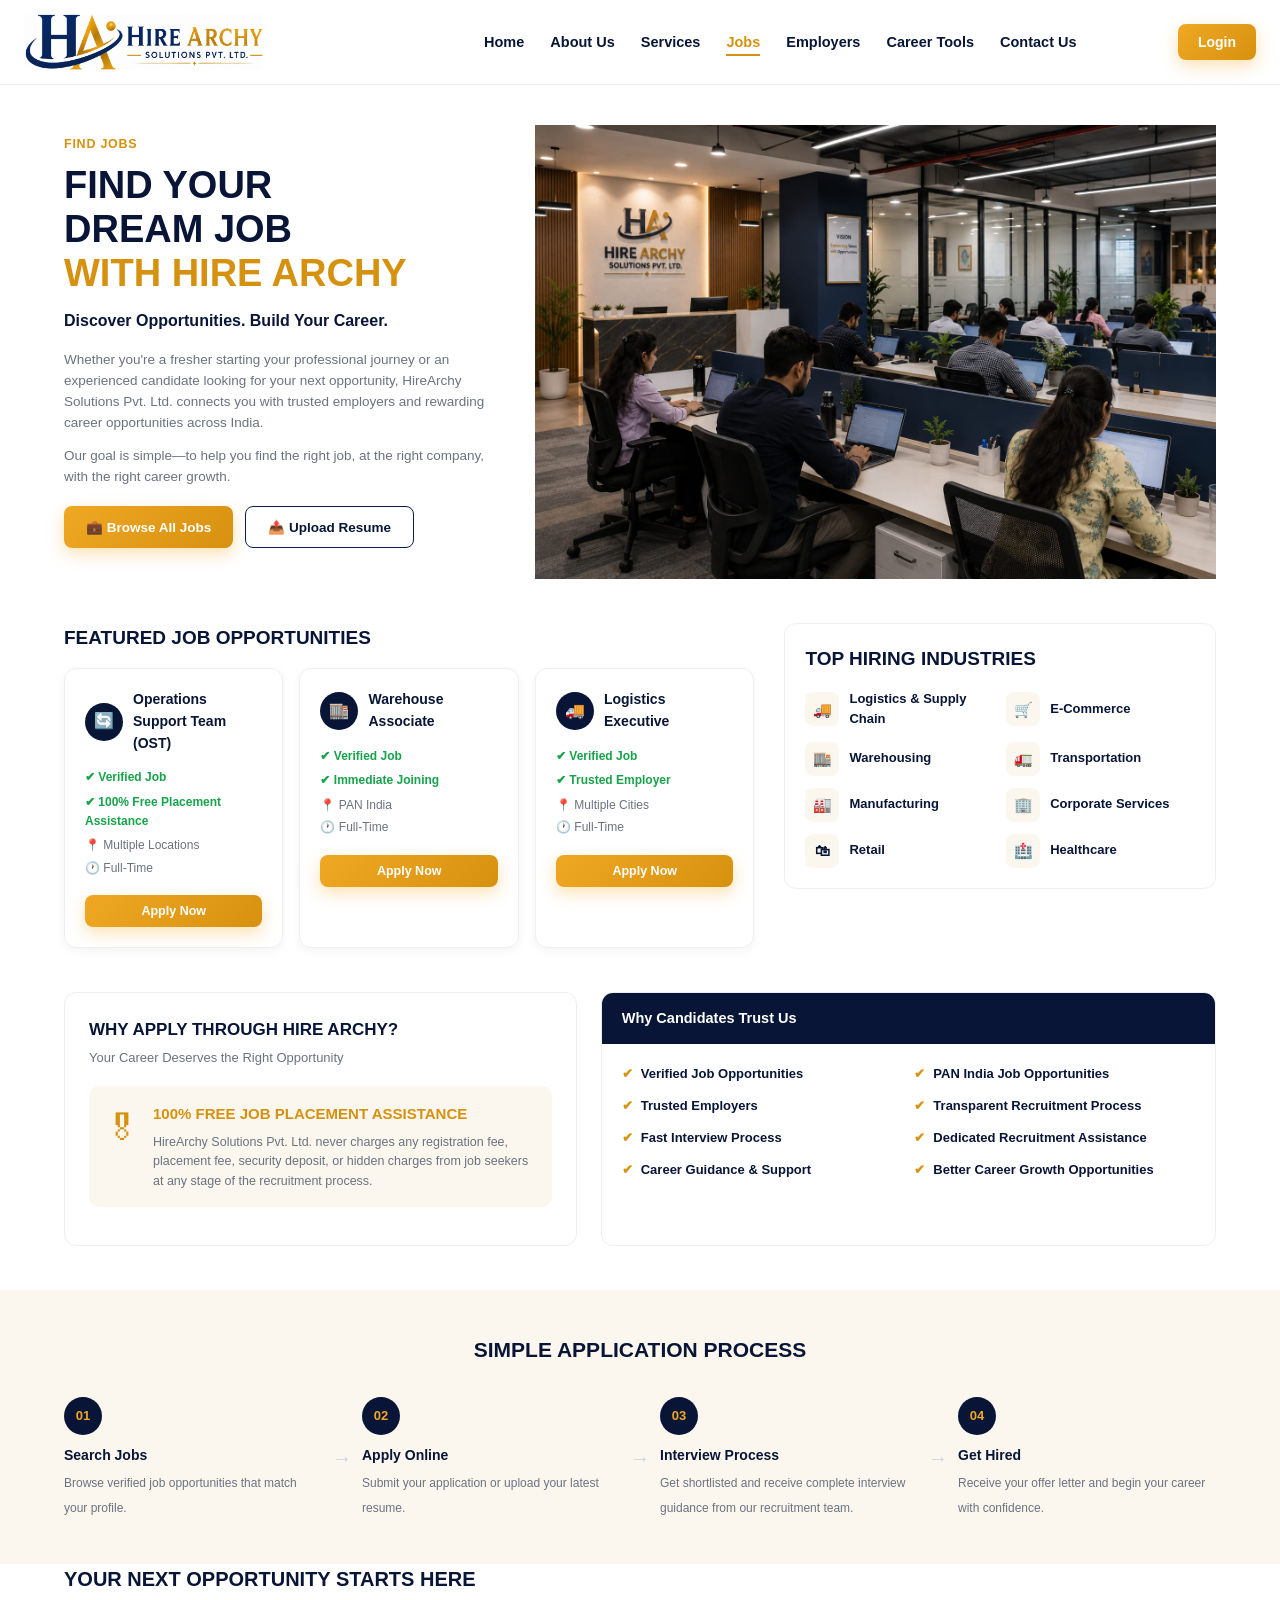
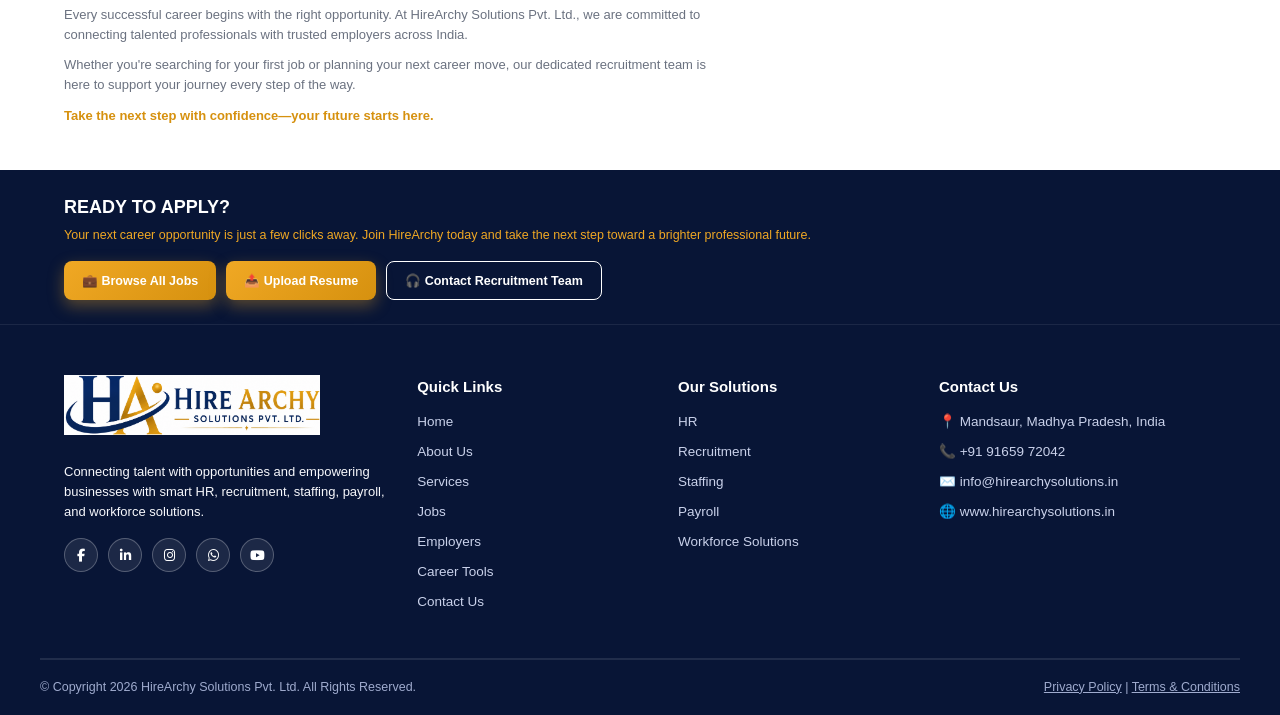
<file: jobs.html>
<!DOCTYPE html>
<html lang="en">
<head>
<meta charset="UTF-8">
<meta name="viewport" content="width=device-width, initial-scale=1.0">
<title>Find Jobs | HireArchy Solutions Pvt. Ltd.</title>
<link rel="stylesheet" href="https://cdnjs.cloudflare.com/ajax/libs/font-awesome/6.7.2/css/all.min.css">
<style>
  :root{
    --navy:#0b1f4b;
    --navy-dark:#081536;
    --gold:#f0a824;
    --gold-dark:#d6910f;
    --cream:#fbf7ee;
    --ink:#1c2438;
    --muted:#6b7280;
    --white:#ffffff;
    --green:#16a34a;
  }
  *{box-sizing:border-box;margin:0;padding:0;}
  body{font-family:'Segoe UI', Arial, sans-serif;color:var(--ink);background:var(--white);line-height:1.55;}
  img{max-width:100%;display:block;}
  a{text-decoration:none;color:inherit;}
  ul{list-style:none;}
  .wrap{max-width:1200px;margin:0 auto;padding:0 24px;}
  .btn{display:inline-flex;align-items:center;gap:8px;padding:12px 22px;border-radius:8px;font-weight:700;font-size:13.5px;border:none;cursor:pointer;transition:transform .15s ease;}
  .btn:hover{transform:translateY(-2px);}
  .btn-gold{background:linear-gradient(135deg,var(--gold),var(--gold-dark));color:#fff;box-shadow:0 6px 16px rgba(240,168,36,.35);}
  .btn-outline-navy{background:#fff;border:1.5px solid var(--navy);color:var(--navy-dark);}
  .btn-outline-white{background:transparent;border:1.5px solid #fff;color:#fff;}
  h1,h2,h3{color:var(--navy-dark);}
  section{padding:44px 0;}

  /* Header */
  header{display:flex;align-items:center;justify-content:space-between;padding:14px 24px;border-bottom:1px solid #eee;background:#fff;position:sticky;top:0;z-index:50;}
  .logo{display:flex;align-items:center;gap:10px;font-weight:800;font-size:18px;color:var(--navy-dark);}
  .logo .mark{width:40px;height:40px;border-radius:10px;background:linear-gradient(135deg,var(--gold),var(--navy));display:flex;align-items:center;justify-content:center;color:#fff;font-size:16px;}
  .logo small{display:block;font-size:9px;font-weight:500;color:var(--muted);letter-spacing:.02em;}
  nav ul{display:flex;gap:26px;align-items:center;font-size:14px;font-weight:700;color:var(--navy-dark);}

  /* HERO */
  .hero{padding:40px 0 0;}
  .hero-grid{display:grid;grid-template-columns:.9fr 1.3fr;gap:0;align-items:stretch;border-radius:14px;overflow:hidden;}
  .hero-left{padding:10px 30px 30px 0;}
  .eyebrow{color:var(--gold-dark);font-weight:800;font-size:12.5px;letter-spacing:.06em;margin-bottom:10px;}
  .hero h1{font-size:38px;font-weight:800;line-height:1.15;}
  .hero h1 .gold{color:var(--gold-dark);}
  .hero h3{font-size:16px;color:var(--navy-dark);margin:14px 0 16px;font-weight:700;}
  .hero p{font-size:13.5px;color:var(--muted);margin-bottom:12px;}
  .hero-actions{display:flex;gap:12px;margin-top:18px;flex-wrap:wrap;}
  .hero-right{position:relative;}
  .hero-right img{width:100%;height:100%;object-fit:cover;min-height:340px;}

  /* SEARCH */
  .search-card{background:#fff;border:1px solid #eee;border-radius:14px;padding:26px;box-shadow:0 10px 30px rgba(20,30,70,.08);margin-top:-10px;position:relative;z-index:2;}
  .search-fields{display:grid;grid-template-columns:repeat(4,1fr);gap:16px;}
  .field label{display:flex;align-items:center;gap:6px;font-size:12.5px;font-weight:700;color:var(--navy-dark);margin-bottom:7px;}
  .field input, .field select{width:100%;padding:11px 12px;border:1px solid #e2e2e2;border-radius:7px;font-size:13px;}
  .search-btn-row{display:flex;justify-content:flex-end;margin-top:16px;}
  .search-btn-row .btn-gold{padding:12px 30px;}

  /* Featured jobs + top industries */
  .job-industries-grid{display:grid;grid-template-columns:1.6fr 1fr;gap:30px;align-items:start;}
  .section-head{font-size:19px;margin-bottom:16px;}
  .job-cards{display:grid;grid-template-columns:repeat(3,1fr);gap:16px;}
  .job-card{border:1px solid #eee;border-radius:12px;padding:20px;box-shadow:0 3px 10px rgba(20,30,70,.05);}
  .job-card .top{display:flex;gap:10px;align-items:center;margin-bottom:14px;}
  .job-card .ic{width:38px;height:38px;border-radius:50%;background:var(--navy-dark);color:var(--gold);display:flex;align-items:center;justify-content:center;font-size:16px;flex:none;}
  .job-card .role{font-size:14px;font-weight:700;color:var(--navy-dark);}
  .job-card .tag{font-size:12px;color:var(--green);font-weight:600;margin-bottom:6px;display:flex;align-items:center;gap:6px;}
  .job-card .meta{font-size:12px;color:var(--muted);margin-bottom:4px;display:flex;align-items:center;gap:6px;}
  .job-card .btn-gold{width:100%;justify-content:center;margin-top:14px;padding:9px;font-size:12.5px;}

  .industries-panel{border:1px solid #eee;border-radius:12px;padding:20px;}
  .ind-grid2{display:grid;grid-template-columns:1fr 1fr;gap:12px;margin-top:16px;}
  .ind-row{display:flex;align-items:center;gap:10px;font-size:13px;font-weight:600;color:var(--navy-dark);}
  .ind-row .ic{width:34px;height:34px;border-radius:8px;background:var(--cream);color:var(--navy-dark);display:flex;align-items:center;justify-content:center;font-size:15px;flex:none;}

  /* Why apply + why trust */
  .why-grid{display:grid;grid-template-columns:1fr 1.2fr;gap:24px;}
  .why-card{border:1px solid #eee;border-radius:12px;padding:24px;}
  .why-card h3{font-size:17px;}
  .why-card p.sub{font-size:13px;color:var(--muted);margin:4px 0 18px;}
  .badge-free{display:flex;gap:14px;align-items:flex-start;background:var(--cream);border-radius:10px;padding:16px;margin-bottom:14px;}
  .badge-free .ic{font-size:34px;flex:none;color:var(--gold-dark);}
  .badge-free strong{display:block;color:var(--gold-dark);font-size:15px;}
  .badge-free p{font-size:12.5px;color:var(--muted);margin-top:8px;}

  .trust-card{border-radius:12px;overflow:hidden;border:1px solid #eee;}
  .trust-card .head{background:var(--navy-dark);color:#fff;padding:14px 20px;font-weight:700;font-size:14.5px;}
  .trust-list{padding:20px;display:grid;grid-template-columns:1fr 1fr;gap:12px;}
  .trust-list li{font-size:13px;font-weight:600;color:var(--navy-dark);display:flex;gap:8px;align-items:center;}
  .trust-list li::before{content:"✔";color:var(--gold-dark);}

  /* Simple application process */
  .process-row{display:grid;grid-template-columns:1fr auto 1fr auto 1fr auto 1fr;gap:10px;align-items:center;margin-top:30px;}
  .proc-step{text-align:left;}
  .proc-step .num{width:38px;height:38px;border-radius:50%;background:var(--navy-dark);color:var(--gold);display:flex;align-items:center;justify-content:center;font-size:13px;font-weight:800;margin-bottom:10px;}
  .proc-step strong{display:block;font-size:14px;color:var(--navy-dark);margin-bottom:4px;}
  .proc-step span{font-size:12px;color:var(--muted);}
  .arrow{font-size:20px;color:#cbd5e1;text-align:center;}

  /* Upload resume + job alerts */
  .two-col{display:grid;grid-template-columns:1fr 1fr;gap:24px;}
  .upload-card{background:var(--cream);border-radius:14px;padding:26px;display:grid;grid-template-columns:80px 1fr;gap:18px;}
  .upload-card .icon-box{width:70px;height:90px;background:var(--navy-dark);border-radius:8px;position:relative;display:flex;align-items:flex-end;justify-content:center;padding-bottom:6px;}
  .upload-card .icon-box .badge{position:absolute;bottom:-10px;right:-10px;width:34px;height:34px;background:var(--gold);border-radius:50%;display:flex;align-items:center;justify-content:center;color:#fff;font-size:14px;}
  .upload-card h3{font-size:16.5px;}
  .upload-card p{font-size:12.5px;color:var(--muted);margin:6px 0 14px;}
  .upload-card .form-mini{display:grid;grid-template-columns:1fr 1fr;gap:10px;margin-bottom:10px;}
  .upload-card label{display:block;font-size:11.5px;font-weight:700;color:var(--navy-dark);margin-bottom:5px;}
  .upload-card input{width:100%;padding:9px 10px;border:1px solid #ddd;border-radius:6px;font-size:12px;background:#fff;}
  .drop-zone{border:1.5px dashed #cbd5e1;border-radius:8px;padding:14px;text-align:center;font-size:12px;color:var(--muted);background:#fff;margin:12px 0;}
  .upload-card .btn-gold{width:100%;justify-content:center;}
  .fileinfo{font-size:11px;color:var(--muted);margin-top:8px;}

  .alerts-card{border:1px solid #eee;border-radius:14px;padding:26px;}
  .alerts-card h3{font-size:16.5px;}
  .alerts-card p{font-size:12.5px;color:var(--muted);margin:6px 0 16px;}
  .alerts-card label{display:block;font-size:11.5px;font-weight:700;color:var(--navy-dark);margin-bottom:5px;}
  .alerts-card input{width:100%;padding:11px 12px;border:1px solid #ddd;border-radius:6px;font-size:12.5px;margin-bottom:14px;}
  .alerts-card .btn-gold{width:100%;justify-content:center;}
  .privacy-note{display:flex;gap:8px;align-items:flex-start;font-size:11.5px;color:var(--muted);margin-top:14px;}

  /* Next opportunity */
  .next-grid{display:grid;grid-template-columns:1.4fr 1fr;gap:20px;align-items:center;}
  .next-grid h2{font-size:20px;}
  .next-grid p{font-size:13px;color:var(--muted);margin-top:10px;}
  .next-grid .highlight{color:var(--gold-dark);font-weight:700;}
  .stairs-img{text-align:center;font-size:70px;}

  /* Bottom bar */
  .ready-bar{background:var(--navy-dark);color:#fff;}
  .ready-bar .wrap{display:flex;justify-content:space-between;align-items:center;flex-wrap:wrap;gap:16px;padding:24px 24px;}
  .ready-bar h2{color:#fff;font-size:18px;}
  .ready-bar p{color:var(--gold);font-size:12.5px;margin-top:4px;}
  .ready-actions{display:flex;gap:10px;flex-wrap:wrap;}
  .ready-actions .btn{font-size:12.5px;padding:11px 18px;}

  /* Footer */
  footer{background:var(--navy-dark);color:#c9d1ea;padding-top:30px;border-top:1px solid rgba(255,255,255,.08);}
  .footer-grid{display:grid;grid-template-columns:1.4fr 1fr 1fr 1fr 1fr;gap:20px;padding-bottom:22px;}
  .footer-grid h5{color:#fff;font-size:13px;margin-bottom:10px;}
  .footer-grid li{margin-bottom:6px;font-size:12px;}
  .footer-grid .logo{color:#fff;margin-bottom:8px;}
  .footer-grid .logo small{color:#9fabce;}
  .socials{display:flex;gap:8px;margin-top:10px;}
  .socials a{width:28px;height:28px;border-radius:50%;border:1px solid rgba(255,255,255,.25);display:flex;align-items:center;justify-content:center;font-size:11px;}
  .bottom-bar{border-top:1px solid rgba(255,255,255,.1);text-align:center;font-size:11.5px;padding:12px 0;color:#9fabce;}

  @media(max-width:1000px){
    .hero-grid,.job-industries-grid,.why-grid,.two-col,.next-grid{grid-template-columns:1fr;}
    .search-fields{grid-template-columns:1fr 1fr;}
    .job-cards{grid-template-columns:1fr;}
    .process-row{grid-template-columns:1fr;}
    .arrow{display:none;}
    .footer-grid{grid-template-columns:1fr 1fr;}
    nav{display:none;}
  }
  nav ul li a.active{color:var(--gold-dark);font-weight:800;border-bottom:2px solid var(--gold-dark);padding-bottom:4px;}
</style>

<style id="unified-home-style">
  /* ===== UNIFIED HEADER / FOOTER / FONT — matches Home Page ===== */
  body{font-family:'Segoe UI', Arial, sans-serif !important;}
  h1,h2,h3,h4,h5,h6,p,span,a,li,label,input,select,textarea,button{font-family:'Segoe UI', Arial, sans-serif !important;}

  header{display:flex !important;align-items:center !important;justify-content:space-between !important;padding:14px 24px !important;border-bottom:1px solid #eee !important;position:sticky !important;top:0 !important;background:#fff !important;z-index:50 !important;}
  .logo{display:flex;align-items:center;gap:10px;font-weight:800;font-size:20px;color:var(--navy-dark);}
  .logo-img{height:56px;width:auto;display:block;}
  nav{margin-left:80px;}
  nav ul{display:flex !important;gap:26px !important;align-items:center !important;font-size:14.5px !important;font-weight:600 !important;color:var(--navy-dark) !important;list-style:none;}
  nav ul li a.active{color:var(--gold-dark) !important;font-weight:800 !important;border-bottom:2px solid var(--gold-dark) !important;padding-bottom:4px !important;}
  .header-actions{display:flex;align-items:center;gap:14px;}
  header .btn-gold{padding:10px 20px;font-size:14px;}

  .hamburger{display:none;background:none;border:none;font-size:26px;color:var(--navy-dark);cursor:pointer;padding:4px 6px;}
  .nav-overlay{display:none;}
  @media(max-width:900px){
    nav{margin-left:0;position:fixed;top:0;right:-300px;width:280px;height:100vh;background:#fff;flex-direction:column;align-items:flex-start;padding:90px 26px 26px;transition:right .3s ease;box-shadow:-6px 0 24px rgba(0,0,0,.15);z-index:200;}
    nav.open{right:0;}
    nav ul{flex-direction:column !important;gap:20px !important;width:100%;}
    .hamburger{display:block;}
    .nav-overlay{display:none;position:fixed;inset:0;background:rgba(8,21,54,.45);z-index:150;}
    .nav-overlay.open{display:block;}
    .header-actions .btn-gold{display:none;}
  }

  footer{background:var(--navy-dark) !important;color:#c9d1ea !important;padding-top:50px !important;}
  .footer-grid{display:grid !important;grid-template-columns:1.4fr 1fr 1fr 1.2fr !important;gap:30px !important;padding-bottom:36px !important;border-bottom:1px solid rgba(255,255,255,.1) !important;}
  .footer-grid h5{color:#fff !important;font-size:15px !important;margin-bottom:14px !important;}
  .footer-grid li{margin-bottom:9px !important;font-size:13.5px !important;list-style:none;}
  .footer-grid ul{list-style:none;padding:0;margin:0;}
  .footer-grid a{color:inherit;text-decoration:none;}
  .footer-grid .logo{color:#fff !important;margin-bottom:12px !important;}
  .footer-logo{height:60px;width:auto;margin-bottom:15px;filter:brightness(0) invert(1);}
  .socials{display:flex !important;gap:10px !important;margin-top:16px !important;}
  .socials a{width:34px !important;height:34px !important;border-radius:50% !important;border:1px solid rgba(255,255,255,.25) !important;display:flex !important;align-items:center !important;justify-content:center !important;font-size:13px !important;color:#fff;background:transparent;transition:.3s;}
  .socials a:hover{background:var(--gold-dark) !important;border-color:var(--gold-dark) !important;}
  .bottom-bar{display:flex !important;justify-content:space-between !important;padding:18px 0 !important;font-size:12.5px !important;flex-wrap:wrap;gap:10px;}
  .bottom-bar a{color:inherit;text-decoration:underline;}

  @media(max-width:900px){
    .footer-grid{grid-template-columns:1fr 1fr !important;}
  }
  @media(max-width:600px){
    .footer-grid{grid-template-columns:1fr !important;}
    nav{width:240px;}
    .logo-img{height:44px;}
  }
</style>

</head>
<body>

<!-- HEADER -->
<style>
  nav{margin-left:120px;}
  .logo-img{height:56px;width:auto;display:block;}
  .hamburger{display:none;background:none;border:none;font-size:26px;color:var(--navy-dark);cursor:pointer;padding:4px 6px;}
  .nav-overlay{display:none;}
  @media(max-width:900px){
    nav{margin-left:0;position:fixed;top:0;right:-300px;width:280px;height:100vh;background:#fff;flex-direction:column;align-items:flex-start;padding:90px 26px 26px;transition:right .3s ease;box-shadow:-6px 0 24px rgba(0,0,0,.15);z-index:200;}
    nav.open{right:0;}
    nav ul{flex-direction:column;gap:20px;width:100%;}
    .hamburger{display:block;}
    .nav-overlay{display:none;position:fixed;inset:0;background:rgba(8,21,54,.45);z-index:150;}
    .nav-overlay.open{display:block;}
    .header-actions .btn-gold{display:none;}
  }
</style>
<header>
  <div class="logo">
    <div>
      <a href="index.html">
        <img src="logo.png" alt="HireArchy Solutions Logo" class="logo-img">
      </a>
    </div>
  </div>

  <nav id="mainNav">
    <ul>
      <li><a href="index.html">Home</a></li>
      <li><a href="about.html">About Us</a></li>
      <li><a href="services.html">Services</a></li>
      <li><a class="active" href="jobs.html">Jobs</a></li>
      <li><a href="employers.html">Employers</a></li>
      <li><a href="career-tools.html">Career Tools</a></li>
      <li><a href="contact.html">Contact Us</a></li>
    </ul>
  </nav>

  <div class="header-actions">
    <button class="btn btn-gold">Login</button>
    <button class="hamburger" id="navToggle" aria-label="Toggle menu">☰</button>
  </div>
</header>
<div class="nav-overlay" id="navOverlay"></div>


<!-- HERO -->
<section class="hero">
  <div class="wrap hero-grid">
    <div class="hero-left">
      <div class="eyebrow">FIND JOBS</div>
      <h1>FIND YOUR<br>DREAM JOB<br><span class="gold">WITH HIRE ARCHY</span></h1>
      <h3>Discover Opportunities. Build Your Career.</h3>
      <p>Whether you're a fresher starting your professional journey or an experienced candidate looking for your next opportunity, HireArchy Solutions Pvt. Ltd. connects you with trusted employers and rewarding career opportunities across India.</p>
      <p>Our goal is simple—to help you find the right job, at the right company, with the right career growth.</p>
      <div class="hero-actions">
        <button class="btn btn-gold">💼 Browse All Jobs</button>
        <button class="btn btn-outline-navy">📤 Upload Resume</button>
      </div>
    </div>
    <div class="hero-right">
      <img src="img/web/3.jpeg" alt="Job seekers with laptop">
    </div>
  </div>
</section>

<!-- SEARCH -->
<!--section style="padding-top:0;">
  <div class="wrap">
    <div class="center-head" style="text-align:center;margin-bottom:22px;">
      <h2 style="font-size:22px;">SEARCH YOUR JOB</h2>
      <p style="font-size:13px;color:var(--muted);margin-top:6px;">Find Opportunities That Match Your Skills</p>
    </div>
    <div class="search-card">
      <div class="search-fields">
        <div class="field"><label>🔍 Job Title / Keyword</label><input placeholder="e.g. Logistics Executive"></div>
        <div class="field"><label>📍 Preferred Location</label><input placeholder="e.g. Delhi, Mumbai"></div>
        <div class="field"><label>🏢 Industry</label><select><option>Select Industry</option></select></div>
        <div class="field"><label>💼 Experience</label><select><option>Select Experience</option></select></div>
      </div>
      <div class="search-fields" style="margin-top:16px;">
        <div class="field"><label>🎓 Qualification</label><select><option>Select Qualification</option></select></div>
        <div class="field"><label>🕐 Job Type</label><select><option>Select Job Type</option></select></div>
      </div>
      <div class="search-btn-row"><button class="btn btn-gold">🔍 Search Jobs</button></div>
    </div>
  </div>
</section>

<!-- FEATURED JOBS + TOP INDUSTRIES -->
<section>
  <div class="wrap job-industries-grid">
    <div>
      <h2 class="section-head">FEATURED JOB OPPORTUNITIES</h2>
      <div class="job-cards">
        <div class="job-card">
          <div class="top"><div class="ic">🔄</div><div class="role">Operations Support Team (OST)</div></div>
          <div class="tag">✔ Verified Job</div>
          <div class="tag">✔ 100% Free Placement Assistance</div>
          <div class="meta">📍 Multiple Locations</div>
          <div class="meta">🕐 Full-Time</div>
          <button class="btn btn-gold">Apply Now</button>
        </div>
        <div class="job-card">
          <div class="top"><div class="ic">🏬</div><div class="role">Warehouse Associate</div></div>
          <div class="tag">✔ Verified Job</div>
          <div class="tag">✔ Immediate Joining</div>
          <div class="meta">📍 PAN India</div>
          <div class="meta">🕐 Full-Time</div>
          <button class="btn btn-gold">Apply Now</button>
        </div>
        <div class="job-card">
          <div class="top"><div class="ic">🚚</div><div class="role">Logistics Executive</div></div>
          <div class="tag">✔ Verified Job</div>
          <div class="tag">✔ Trusted Employer</div>
          <div class="meta">📍 Multiple Cities</div>
          <div class="meta">🕐 Full-Time</div>
          <button class="btn btn-gold">Apply Now</button>
        </div>
      </div>
    </div>
    <div class="industries-panel">
      <h2 class="section-head">TOP HIRING INDUSTRIES</h2>
      <div class="ind-grid2">
        <div class="ind-row"><div class="ic">🚚</div>Logistics &amp; Supply Chain</div>
        <div class="ind-row"><div class="ic">🛒</div>E-Commerce</div>
        <div class="ind-row"><div class="ic">🏬</div>Warehousing</div>
        <div class="ind-row"><div class="ic">🚛</div>Transportation</div>
        <div class="ind-row"><div class="ic">🏭</div>Manufacturing</div>
        <div class="ind-row"><div class="ic">🏢</div>Corporate Services</div>
        <div class="ind-row"><div class="ic">🛍</div>Retail</div>
        <div class="ind-row"><div class="ic">🏥</div>Healthcare</div>
      </div>
    </div>
  </div>
</section>

<!-- WHY APPLY + WHY TRUST -->
<section style="padding-top:0;">
  <div class="wrap why-grid">
    <div class="why-card">
      <h3>WHY APPLY THROUGH HIRE ARCHY?</h3>
      <p class="sub">Your Career Deserves the Right Opportunity</p>
      <div class="badge-free">
        <div class="ic">🎖</div>
        <div>
          <strong>100% FREE JOB PLACEMENT ASSISTANCE</strong>
          <p>HireArchy Solutions Pvt. Ltd. never charges any registration fee, placement fee, security deposit, or hidden charges from job seekers at any stage of the recruitment process.</p>
        </div>
      </div>
    </div>
    <div class="trust-card">
      <div class="head">Why Candidates Trust Us</div>
      <ul class="trust-list">
        <li>Verified Job Opportunities</li>
        <li>PAN India Job Opportunities</li>
        <li>Trusted Employers</li>
        <li>Transparent Recruitment Process</li>
        <li>Fast Interview Process</li>
        <li>Dedicated Recruitment Assistance</li>
        <li>Career Guidance &amp; Support</li>
        <li>Better Career Growth Opportunities</li>
      </ul>
    </div>
  </div>
</section>

<!-- SIMPLE APPLICATION PROCESS -->
<section style="background:var(--cream);">
  <div class="wrap">
    <div class="center-head" style="text-align:center;"><h2 style="font-size:21px;">SIMPLE APPLICATION PROCESS</h2></div>
    <div class="process-row">
      <div class="proc-step"><div class="num">01</div><strong>Search Jobs</strong><span>Browse verified job opportunities that match your profile.</span></div>
      <div class="arrow">→</div>
      <div class="proc-step"><div class="num">02</div><strong>Apply Online</strong><span>Submit your application or upload your latest resume.</span></div>
      <div class="arrow">→</div>
      <div class="proc-step"><div class="num">03</div><strong>Interview Process</strong><span>Get shortlisted and receive complete interview guidance from our recruitment team.</span></div>
      <div class="arrow">→</div>
      <div class="proc-step"><div class="num">04</div><strong>Get Hired</strong><span>Receive your offer letter and begin your career with confidence.</span></div>
    </div>
  </div>
</section>

<!-- UPLOAD RESUME + JOB ALERTS -->
<!--section>
  <div class="wrap two-col">
    <div class="upload-card">
      <div class="icon-box">📋<div class="badge">⬆</div></div>
      <div>
        <h3>UPLOAD YOUR RESUME</h3>
        <p>Didn't Find the Right Job Today? Upload your resume and let our recruitment experts connect you with suitable opportunities based on your skills and experience.</p>
        <div class="form-mini">
          <div><label>Preferred Job Role</label><input placeholder="e.g. Logistics Executive"></div>
          <div><label>Mobile Number</label><input placeholder="Enter Mobile Number"></div>
        </div>
        <label>Email Address</label>
        <input placeholder="Enter Email Address" style="margin-bottom:10px;">
        <div class="drop-zone">☁️ Choose File / Drag &amp; Drop Resume<br>(PDF, DOC, DOCX)</div>
        <button class="btn btn-gold">📤 Upload Resume</button>
        <div class="fileinfo">Accepted File Types: PDF, DOC, DOCX (Max 5MB)</div>
      </div>
    </div>

    <div class="alerts-card">
      <h3>JOB ALERTS</h3>
      <p>Never Miss Your Next Opportunity — Stay updated with the latest verified job openings delivered directly to your inbox.</p>
      <label>Email Address</label>
      <input placeholder="Enter Email Address">
      <button class="btn btn-gold">🔔 Subscribe to Job Alerts</button>
      <div class="privacy-note">🔒 We respect your privacy. Your information is used only for job-related communication.</div>
    </div>
  </div>
</section>

<!-- NEXT OPPORTUNITY -->
<section style="padding-top:0;">
  <div class="wrap next-grid">
    <div>
      <h2>YOUR NEXT OPPORTUNITY STARTS HERE</h2>
      <p>Every successful career begins with the right opportunity. At HireArchy Solutions Pvt. Ltd., we are committed to connecting talented professionals with trusted employers across India.</p>
      <p>Whether you're searching for your first job or planning your next career move, our dedicated recruitment team is here to support your journey every step of the way.</p>
      <p class="highlight">Take the next step with confidence—your future starts here.</p>
    </div>
    <div class="stairs-img"></div>
  </div>
</section>

<!-- READY TO APPLY -->
<section class="ready-bar" style="padding:0;">
  <div class="wrap">
    <div>
      <h2>READY TO APPLY?</h2>
      <p>Your next career opportunity is just a few clicks away. Join HireArchy today and take the next step toward a brighter professional future.</p>
    </div>
    <div class="ready-actions">
      <button class="btn btn-gold">💼 Browse All Jobs</button>
      <button class="btn btn-gold">📤 Upload Resume</button>
      <button class="btn btn-outline-white">🎧 Contact Recruitment Team</button>
    </div>
  </div>
</section>

<!-- FOOTER -->
<footer>
  <div class="wrap footer-grid">
    <div>
      <div class="logo">
     <img src="logo.png" alt="HireArchy Solutions Logo" class="footer-logo">
      </div>

      <p style="font-size:13px;color:#f7f8fc;">
        Connecting talent with opportunities and empowering businesses with smart HR, recruitment, staffing, payroll, and workforce solutions.
      </p>

      <div class="socials">
        <a href="https://www.facebook.com/" target="_blank"><i class="fab fa-facebook-f"></i></a>
        <a href="https://www.linkedin.com/" target="_blank"><i class="fab fa-linkedin-in"></i></a>
        <a href="https://www.instagram.com/" target="_blank"><i class="fab fa-instagram"></i></a>
        <a href="https://wa.me/919165972042" target="_blank"><i class="fab fa-whatsapp"></i></a>
        <a href="https://www.youtube.com/" target="_blank"><i class="fab fa-youtube"></i></a>
      </div>
    </div>

    <div>
      <h5>Quick Links</h5>
      <ul>
        <li><a href="index.html">Home</a></li>
        <li><a href="about.html">About Us</a></li>
        <li><a href="services.html">Services</a></li>
        <li><a href="jobs.html">Jobs</a></li>
        <li><a href="employers.html">Employers</a></li>
        <li><a href="career-tools.html">Career Tools</a></li>
        <li><a href="contact.html">Contact Us</a></li>
      </ul>
    </div>

    <div>
      <h5>Our Solutions</h5>
      <ul>
        <li>HR</li>
        <li>Recruitment</li>
        <li>Staffing</li>
        <li>Payroll</li>
        <li>Workforce Solutions</li>
      </ul>
    </div>

    <div>
      <h5>Contact Us</h5>
      <ul>
        <li>📍 Mandsaur, Madhya Pradesh, India</li>
        <li>📞 +91 91659 72042</li>
        <li>✉️ info@hirearchysolutions.in</li>
        <li>🌐 www.hirearchysolutions.in</li>
      </ul>
    </div>
  </div>

  <div class="wrap bottom-bar">
    <span>© Copyright 2026 HireArchy Solutions Pvt. Ltd. All Rights Reserved.</span>
    <span><a href="privacy-policy.html">Privacy Policy</a> | <a href="terms-conditions.html">Terms &amp; Conditions</a></span>
  </div>
  <style>
    .footer-logo{height: 60px;width: auto;margin-bottom: 15px;filter: none !important;}
    .socials{display:flex;gap:12px;margin-top:18px;}
    .socials a{width:42px;height:42px;display:flex;align-items:center;justify-content:center;border-radius:50%;background:#ffffff15;color:#fff;text-decoration:none;font-size:18px;transition:.3s;}
    .socials a:hover{background:#caa052;color:#fff;}
  </style>
</footer>

<script>
  (function(){
    var toggle = document.getElementById('navToggle');
    var nav = document.getElementById('mainNav');
    var overlay = document.getElementById('navOverlay');
    if(toggle && nav && overlay){
      toggle.addEventListener('click', function(){
        nav.classList.toggle('open');
        overlay.classList.toggle('open');
      });
      overlay.addEventListener('click', function(){
        nav.classList.remove('open');
        overlay.classList.remove('open');
      });
      nav.querySelectorAll('a').forEach(function(a){
        a.addEventListener('click', function(){
          nav.classList.remove('open');
          overlay.classList.remove('open');
        });
      });
    }
  })();
</script>
</file>
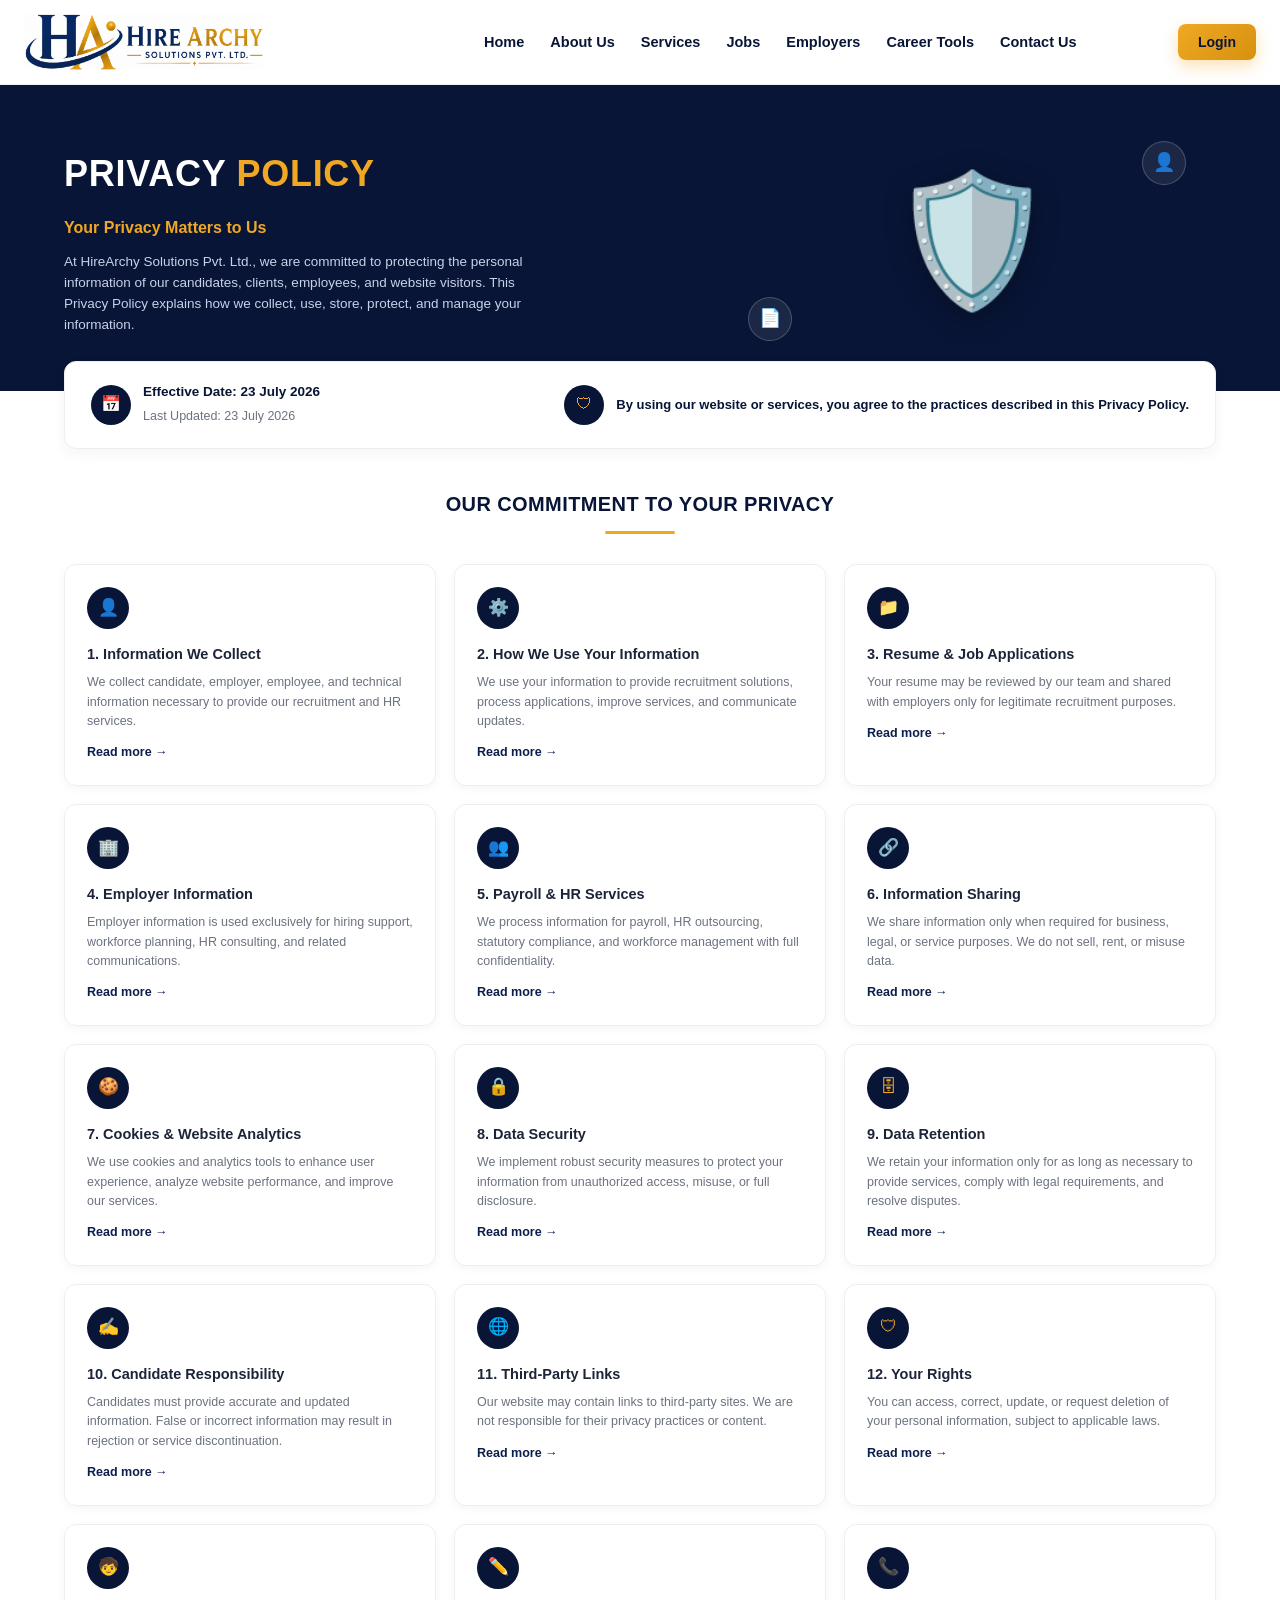
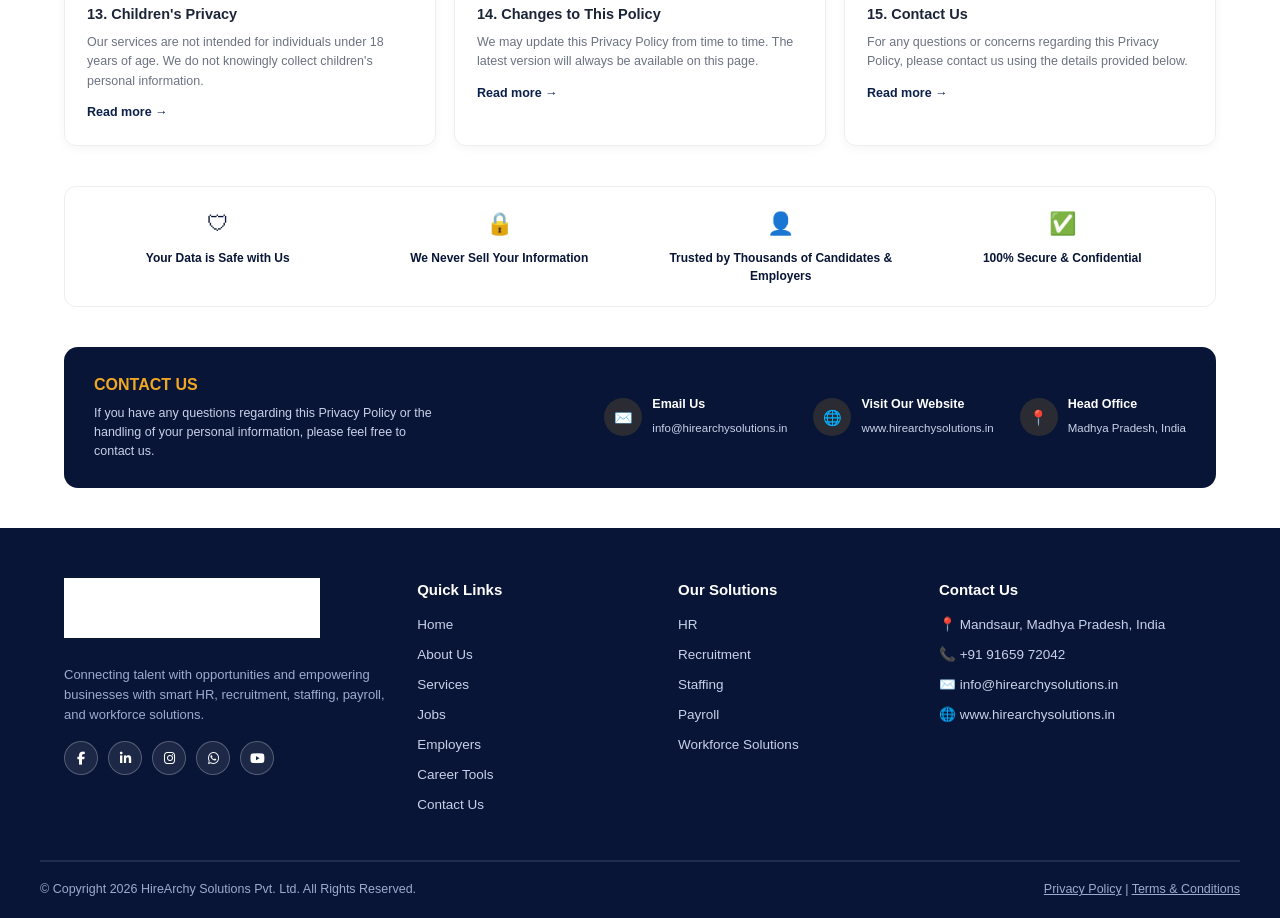
<file: privacy-policy.html>
<!DOCTYPE html>
<html lang="en">
<head>
<meta charset="UTF-8">
<meta name="viewport" content="width=device-width, initial-scale=1.0">
<title>Privacy Policy | HireArchy Solutions Pvt. Ltd.</title>
<link rel="stylesheet" href="https://cdnjs.cloudflare.com/ajax/libs/font-awesome/6.7.2/css/all.min.css">
<style>
  :root{
    --navy:#0b1f4b;
    --navy-dark:#081536;
    --gold:#f0a824;
    --gold-dark:#d6910f;
    --cream:#fbf7ee;
    --ink:#1c2438;
    --muted:#6b7280;
    --white:#ffffff;
  }
  *{box-sizing:border-box;margin:0;padding:0;}
  body{font-family:'Segoe UI', Arial, sans-serif;color:var(--ink);background:var(--white);line-height:1.55;}
  img{max-width:100%;display:block;}
  a{text-decoration:none;color:inherit;}
  ul{list-style:none;}
  .wrap{max-width:1200px;margin:0 auto;padding:0 24px;}
  .btn{display:inline-flex;align-items:center;gap:8px;padding:11px 20px;border-radius:8px;font-weight:700;font-size:13px;border:none;cursor:pointer;transition:transform .15s ease;}
  .btn:hover{transform:translateY(-2px);}
  .btn-gold{background:linear-gradient(135deg,var(--gold),var(--gold-dark));color:var(--navy-dark);box-shadow:0 6px 16px rgba(240,168,36,.35);}
  h1,h2,h3{color:var(--navy-dark);}
  section{padding:40px 0;}

  /* Header */
  header{display:flex;align-items:center;justify-content:space-between;padding:14px 24px;background:var(--navy-dark);color:#fff;}
  .logo{display:flex;align-items:center;gap:10px;font-weight:800;font-size:18px;color:#fff;}
  .logo .mark{width:40px;height:40px;border-radius:10px;background:linear-gradient(135deg,var(--gold),#123072);display:flex;align-items:center;justify-content:center;color:#fff;font-size:16px;}
  .logo small{display:block;font-size:9px;font-weight:500;color:#9fabce;}
  nav ul{display:flex;gap:24px;align-items:center;font-size:13.5px;font-weight:600;color:#e7ecf8;}
  header .btn-gold{padding:9px 16px;font-size:12.5px;}

  /* HERO */
  .hero{background:var(--navy-dark);color:#fff;position:relative;overflow:hidden;padding:46px 0 40px;}
  .hero-grid{display:grid;grid-template-columns:1.3fr 1fr;gap:30px;align-items:center;}
  .hero h1{color:#fff;font-size:36px;font-weight:800;letter-spacing:.02em;}
  .hero h1 span{color:var(--gold);}
  .hero h3{color:var(--gold);font-size:16px;font-weight:700;margin:14px 0 12px;}
  .hero p{color:#c9d1ea;font-size:13.5px;max-width:480px;}
  .shield-visual{position:relative;display:flex;justify-content:center;align-items:center;height:220px;}
  .shield{font-size:130px;filter:drop-shadow(0 6px 14px rgba(0,0,0,.3));}
  .mini-ic{position:absolute;width:44px;height:44px;border-radius:50%;background:rgba(255,255,255,.08);border:1px solid rgba(255,255,255,.2);display:flex;align-items:center;justify-content:center;font-size:18px;}
  .mini-ic.a{top:10px;right:30px;}
  .mini-ic.b{bottom:10px;left:20px;}

  /* Info bar */
  .info-bar{border:1px solid #eee;border-radius:12px;padding:20px 26px;display:flex;justify-content:space-between;align-items:center;box-shadow:0 4px 14px rgba(20,30,70,.05);margin-top:-30px;position:relative;background:#fff;flex-wrap:wrap;gap:16px;}
  .info-bar .item{display:flex;gap:12px;align-items:center;}
  .info-bar .ic{width:40px;height:40px;border-radius:50%;background:var(--navy-dark);color:var(--gold);display:flex;align-items:center;justify-content:center;font-size:16px;flex:none;}
  .info-bar strong{display:block;font-size:13.5px;color:var(--navy-dark);}
  .info-bar span{font-size:12.5px;color:var(--muted);}

  /* Commitment grid */
  .center-head{text-align:center;margin-bottom:30px;position:relative;padding-bottom:14px;}
  .center-head h2{font-size:20px;letter-spacing:.02em;}
  .center-head::after{content:"";position:absolute;bottom:0;left:50%;transform:translateX(-50%);width:70px;height:3px;background:var(--gold);border-radius:2px;}

  .policy-grid{display:grid;grid-template-columns:repeat(3,1fr);gap:18px;}
  .policy-card{border:1px solid #eee;border-radius:12px;padding:22px;box-shadow:0 3px 10px rgba(20,30,70,.04);}
  .policy-card .ic{width:42px;height:42px;border-radius:50%;background:var(--navy-dark);color:var(--gold);display:flex;align-items:center;justify-content:center;font-size:17px;margin-bottom:14px;}
  .policy-card h4{font-size:14.5px;margin-bottom:8px;}
  .policy-card p{font-size:12.5px;color:var(--muted);margin-bottom:12px;}
  .policy-card .read{font-size:12.5px;color:var(--navy);font-weight:700;}

  /* Trust badges */
  .trust-strip{border:1px solid #eee;border-radius:12px;padding:20px;display:grid;grid-template-columns:repeat(4,1fr);gap:16px;text-align:center;}
  .trust-strip .item{display:flex;flex-direction:column;align-items:center;gap:8px;}
  .trust-strip .ic{font-size:22px;color:var(--navy-dark);}
  .trust-strip span{font-size:12px;font-weight:700;color:var(--navy-dark);}

  /* Contact bar */
  .contact-bar{background:var(--navy-dark);color:#fff;border-radius:14px;padding:26px 30px;display:flex;justify-content:space-between;align-items:center;flex-wrap:wrap;gap:20px;}
  .contact-bar h3{color:var(--gold);font-size:16px;margin-bottom:6px;}
  .contact-bar p{font-size:12.5px;color:#c9d1ea;max-width:340px;}
  .contact-links{display:flex;gap:26px;flex-wrap:wrap;}
  .contact-links .item{display:flex;gap:10px;align-items:center;}
  .contact-links .ic{width:38px;height:38px;border-radius:50%;background:rgba(240,168,36,.15);color:var(--gold);display:flex;align-items:center;justify-content:center;font-size:15px;flex:none;}
  .contact-links strong{display:block;font-size:12.5px;}
  .contact-links span{font-size:11.5px;color:#c9d1ea;}

  /* Footer */
  footer{background:var(--navy-dark);color:#c9d1ea;padding-top:34px;}
  .footer-grid{display:grid;grid-template-columns:1.5fr 1fr 1fr 1fr;gap:20px;padding-bottom:22px;}
  .footer-grid h5{color:#fff;font-size:13px;margin-bottom:10px;}
  .footer-grid li{margin-bottom:6px;font-size:12px;}
  .footer-grid .active{color:var(--gold);}
  .footer-grid .logo{color:#fff;margin-bottom:6px;}
  .tagline-foot{color:var(--gold);font-size:12px;font-weight:700;margin-bottom:10px;}
  .socials{display:flex;gap:8px;margin-top:10px;}
  .socials a{width:28px;height:28px;border-radius:50%;border:1px solid rgba(255,255,255,.25);display:flex;align-items:center;justify-content:center;font-size:11px;}
  .bottom-bar{display:flex;justify-content:space-between;border-top:1px solid rgba(255,255,255,.1);padding:12px 0;font-size:11.5px;color:#9fabce;flex-wrap:wrap;gap:8px;}

  @media(max-width:1000px){
    .hero-grid{grid-template-columns:1fr;}
    .policy-grid{grid-template-columns:repeat(2,1fr);}
    .trust-strip{grid-template-columns:repeat(2,1fr);}
    .footer-grid{grid-template-columns:1fr 1fr;}
    .info-bar{flex-direction:column;align-items:flex-start;}
    nav{display:none;}
  }
  nav ul li a.active{color:var(--gold-dark);font-weight:800;border-bottom:2px solid var(--gold-dark);padding-bottom:4px;}
</style>

<style id="unified-home-style">
  /* ===== UNIFIED HEADER / FOOTER / FONT — matches Home Page ===== */
  body{font-family:'Segoe UI', Arial, sans-serif !important;}
  h1,h2,h3,h4,h5,h6,p,span,a,li,label,input,select,textarea,button{font-family:'Segoe UI', Arial, sans-serif !important;}

  header{display:flex !important;align-items:center !important;justify-content:space-between !important;padding:14px 24px !important;border-bottom:1px solid #eee !important;position:sticky !important;top:0 !important;background:#fff !important;z-index:50 !important;}
  .logo{display:flex;align-items:center;gap:10px;font-weight:800;font-size:20px;color:var(--navy-dark);}
  .logo-img{height:56px;width:auto;display:block;}
  nav{margin-left:80px;}
  nav ul{display:flex !important;gap:26px !important;align-items:center !important;font-size:14.5px !important;font-weight:600 !important;color:var(--navy-dark) !important;list-style:none;}
  nav ul li a.active{color:var(--gold-dark) !important;font-weight:800 !important;border-bottom:2px solid var(--gold-dark) !important;padding-bottom:4px !important;}
  .header-actions{display:flex;align-items:center;gap:14px;}
  header .btn-gold{padding:10px 20px;font-size:14px;}

  .hamburger{display:none;background:none;border:none;font-size:26px;color:var(--navy-dark);cursor:pointer;padding:4px 6px;}
  .nav-overlay{display:none;}
  @media(max-width:900px){
    nav{margin-left:0;position:fixed;top:0;right:-300px;width:280px;height:100vh;background:#fff;flex-direction:column;align-items:flex-start;padding:90px 26px 26px;transition:right .3s ease;box-shadow:-6px 0 24px rgba(0,0,0,.15);z-index:200;}
    nav.open{right:0;}
    nav ul{flex-direction:column !important;gap:20px !important;width:100%;}
    .hamburger{display:block;}
    .nav-overlay{display:none;position:fixed;inset:0;background:rgba(8,21,54,.45);z-index:150;}
    .nav-overlay.open{display:block;}
    .header-actions .btn-gold{display:none;}
  }

  footer{background:var(--navy-dark) !important;color:#c9d1ea !important;padding-top:50px !important;}
  .footer-grid{display:grid !important;grid-template-columns:1.4fr 1fr 1fr 1.2fr !important;gap:30px !important;padding-bottom:36px !important;border-bottom:1px solid rgba(255,255,255,.1) !important;}
  .footer-grid h5{color:#fff !important;font-size:15px !important;margin-bottom:14px !important;}
  .footer-grid li{margin-bottom:9px !important;font-size:13.5px !important;list-style:none;}
  .footer-grid ul{list-style:none;padding:0;margin:0;}
  .footer-grid a{color:inherit;text-decoration:none;}
  .footer-grid .logo{color:#fff !important;margin-bottom:12px !important;}
  .footer-logo{height:60px;width:auto;margin-bottom:15px;filter:brightness(0) invert(1);}
  .socials{display:flex !important;gap:10px !important;margin-top:16px !important;}
  .socials a{width:34px !important;height:34px !important;border-radius:50% !important;border:1px solid rgba(255,255,255,.25) !important;display:flex !important;align-items:center !important;justify-content:center !important;font-size:13px !important;color:#fff;background:transparent;transition:.3s;}
  .socials a:hover{background:var(--gold-dark) !important;border-color:var(--gold-dark) !important;}
  .bottom-bar{display:flex !important;justify-content:space-between !important;padding:18px 0 !important;font-size:12.5px !important;flex-wrap:wrap;gap:10px;}
  .bottom-bar a{color:inherit;text-decoration:underline;}

  @media(max-width:900px){
    .footer-grid{grid-template-columns:1fr 1fr !important;}
  }
  @media(max-width:600px){
    .footer-grid{grid-template-columns:1fr !important;}
    nav{width:240px;}
    .logo-img{height:44px;}
  }
</style>

</head>
<body>

<!-- HEADER -->
<style>
  nav{margin-left:120px;}
  .logo-img{height:56px;width:auto;display:block;}
  .hamburger{display:none;background:none;border:none;font-size:26px;color:var(--navy-dark);cursor:pointer;padding:4px 6px;}
  .nav-overlay{display:none;}
  @media(max-width:900px){
    nav{margin-left:0;position:fixed;top:0;right:-300px;width:280px;height:100vh;background:#fff;flex-direction:column;align-items:flex-start;padding:90px 26px 26px;transition:right .3s ease;box-shadow:-6px 0 24px rgba(0,0,0,.15);z-index:200;}
    nav.open{right:0;}
    nav ul{flex-direction:column;gap:20px;width:100%;}
    .hamburger{display:block;}
    .nav-overlay{display:none;position:fixed;inset:0;background:rgba(8,21,54,.45);z-index:150;}
    .nav-overlay.open{display:block;}
    .header-actions .btn-gold{display:none;}
  }
</style>
<header>
  <div class="logo">
    <div>
      <a href="index.html">
        <img src="logo.png" alt="HireArchy Solutions Logo" class="logo-img">
      </a>
    </div>
  </div>

  <nav id="mainNav">
    <ul>
      <li><a href="index.html">Home</a></li>
      <li><a href="about.html">About Us</a></li>
      <li><a href="services.html">Services</a></li>
      <li><a href="jobs.html">Jobs</a></li>
      <li><a href="employers.html">Employers</a></li>
      <li><a href="career-tools.html">Career Tools</a></li>
      <li><a href="contact.html">Contact Us</a></li>
    </ul>
  </nav>

  <div class="header-actions">
    <button class="btn btn-gold">Login</button>
    <button class="hamburger" id="navToggle" aria-label="Toggle menu">☰</button>
  </div>
</header>
<div class="nav-overlay" id="navOverlay"></div>

<!-- HERO -->
<section class="hero">
  <div class="wrap hero-grid">
    <div>
      <h1>PRIVACY <span>POLICY</span></h1>
      <h3>Your Privacy Matters to Us</h3>
      <p>At HireArchy Solutions Pvt. Ltd., we are committed to protecting the personal information of our candidates, clients, employees, and website visitors. This Privacy Policy explains how we collect, use, store, protect, and manage your information.</p>
    </div>
    <div class="shield-visual">
      <div class="shield">🛡️</div>
      <div class="mini-ic a">👤</div>
      <div class="mini-ic b">📄</div>
    </div>
  </div>
</section>

<!-- INFO BAR -->
<div class="wrap">
  <div class="info-bar">
    <div class="item"><div class="ic">📅</div><div><strong>Effective Date: 23 July 2026</strong><span>Last Updated: 23 July 2026</span></div></div>
    <div class="item"><div class="ic">🛡</div><span style="font-size:13px;color:var(--navy-dark);font-weight:600;">By using our website or services, you agree to the practices described in this Privacy Policy.</span></div>
  </div>
</div>

<!-- POLICY GRID -->
<section>
  <div class="wrap">
    <div class="center-head"><h2>OUR COMMITMENT TO YOUR PRIVACY</h2></div>
    <div class="policy-grid">
      <div class="policy-card"><div class="ic">👤</div><h4>1. Information We Collect</h4><p>We collect candidate, employer, employee, and technical information necessary to provide our recruitment and HR services.</p><div class="read">Read more →</div></div>
      <div class="policy-card"><div class="ic">⚙️</div><h4>2. How We Use Your Information</h4><p>We use your information to provide recruitment solutions, process applications, improve services, and communicate updates.</p><div class="read">Read more →</div></div>
      <div class="policy-card"><div class="ic">📁</div><h4>3. Resume &amp; Job Applications</h4><p>Your resume may be reviewed by our team and shared with employers only for legitimate recruitment purposes.</p><div class="read">Read more →</div></div>

      <div class="policy-card"><div class="ic">🏢</div><h4>4. Employer Information</h4><p>Employer information is used exclusively for hiring support, workforce planning, HR consulting, and related communications.</p><div class="read">Read more →</div></div>
      <div class="policy-card"><div class="ic">👥</div><h4>5. Payroll &amp; HR Services</h4><p>We process information for payroll, HR outsourcing, statutory compliance, and workforce management with full confidentiality.</p><div class="read">Read more →</div></div>
      <div class="policy-card"><div class="ic">🔗</div><h4>6. Information Sharing</h4><p>We share information only when required for business, legal, or service purposes. We do not sell, rent, or misuse data.</p><div class="read">Read more →</div></div>

      <div class="policy-card"><div class="ic">🍪</div><h4>7. Cookies &amp; Website Analytics</h4><p>We use cookies and analytics tools to enhance user experience, analyze website performance, and improve our services.</p><div class="read">Read more →</div></div>
      <div class="policy-card"><div class="ic">🔒</div><h4>8. Data Security</h4><p>We implement robust security measures to protect your information from unauthorized access, misuse, or full disclosure.</p><div class="read">Read more →</div></div>
      <div class="policy-card"><div class="ic">🗄</div><h4>9. Data Retention</h4><p>We retain your information only for as long as necessary to provide services, comply with legal requirements, and resolve disputes.</p><div class="read">Read more →</div></div>

      <div class="policy-card"><div class="ic">✍️</div><h4>10. Candidate Responsibility</h4><p>Candidates must provide accurate and updated information. False or incorrect information may result in rejection or service discontinuation.</p><div class="read">Read more →</div></div>
      <div class="policy-card"><div class="ic">🌐</div><h4>11. Third-Party Links</h4><p>Our website may contain links to third-party sites. We are not responsible for their privacy practices or content.</p><div class="read">Read more →</div></div>
      <div class="policy-card"><div class="ic">🛡</div><h4>12. Your Rights</h4><p>You can access, correct, update, or request deletion of your personal information, subject to applicable laws.</p><div class="read">Read more →</div></div>

      <div class="policy-card"><div class="ic">🧒</div><h4>13. Children's Privacy</h4><p>Our services are not intended for individuals under 18 years of age. We do not knowingly collect children's personal information.</p><div class="read">Read more →</div></div>
      <div class="policy-card"><div class="ic">✏️</div><h4>14. Changes to This Policy</h4><p>We may update this Privacy Policy from time to time. The latest version will always be available on this page.</p><div class="read">Read more →</div></div>
      <div class="policy-card"><div class="ic">📞</div><h4>15. Contact Us</h4><p>For any questions or concerns regarding this Privacy Policy, please contact us using the details provided below.</p><div class="read">Read more →</div></div>
    </div>
  </div>
</section>

<!-- TRUST STRIP -->
<section style="padding-top:0;">
  <div class="wrap">
    <div class="trust-strip">
      <div class="item"><div class="ic">🛡</div><span>Your Data is Safe with Us</span></div>
      <div class="item"><div class="ic">🔒</div><span>We Never Sell Your Information</span></div>
      <div class="item"><div class="ic">👤</div><span>Trusted by Thousands of Candidates &amp; Employers</span></div>
      <div class="item"><div class="ic">✅</div><span>100% Secure &amp; Confidential</span></div>
    </div>
  </div>
</section>

<!-- CONTACT BAR -->
<section style="padding-top:0;">
  <div class="wrap">
    <div class="contact-bar">
      <div>
        <h3>CONTACT US</h3>
        <p>If you have any questions regarding this Privacy Policy or the handling of your personal information, please feel free to contact us.</p>
      </div>
      <div class="contact-links">
        <div class="item"><div class="ic">✉️</div><div><strong>Email Us</strong><span>info@hirearchysolutions.in</span></div></div>
        <div class="item"><div class="ic">🌐</div><div><strong>Visit Our Website</strong><span>www.hirearchysolutions.in</span></div></div>
        <div class="item"><div class="ic">📍</div><div><strong>Head Office</strong><span>Madhya Pradesh, India</span></div></div>
      </div>
    </div>
  </div>
</section>

<!-- FOOTER -->
<footer>
  <div class="wrap footer-grid">
    <div>
      <div class="logo">
        <img src="logo.png" alt="HireArchy Solutions Logo" class="footer-logo">
      </div>

      <p style="font-size:13px;color:#9fabce;">
        Connecting talent with opportunities and empowering businesses with smart HR, recruitment, staffing, payroll, and workforce solutions.
      </p>

      <div class="socials">
        <a href="https://www.facebook.com/" target="_blank"><i class="fab fa-facebook-f"></i></a>
        <a href="https://www.linkedin.com/" target="_blank"><i class="fab fa-linkedin-in"></i></a>
        <a href="https://www.instagram.com/" target="_blank"><i class="fab fa-instagram"></i></a>
        <a href="https://wa.me/919165972042" target="_blank"><i class="fab fa-whatsapp"></i></a>
        <a href="https://www.youtube.com/" target="_blank"><i class="fab fa-youtube"></i></a>
      </div>
    </div>

    <div>
      <h5>Quick Links</h5>
      <ul>
        <li><a href="index.html">Home</a></li>
        <li><a href="about.html">About Us</a></li>
        <li><a href="services.html">Services</a></li>
        <li><a href="jobs.html">Jobs</a></li>
        <li><a href="employers.html">Employers</a></li>
        <li><a href="career-tools.html">Career Tools</a></li>
        <li><a href="contact.html">Contact Us</a></li>
      </ul>
    </div>

    <div>
      <h5>Our Solutions</h5>
      <ul>
        <li>HR</li>
        <li>Recruitment</li>
        <li>Staffing</li>
        <li>Payroll</li>
        <li>Workforce Solutions</li>
      </ul>
    </div>

    <div>
      <h5>Contact Us</h5>
      <ul>
        <li>📍 Mandsaur, Madhya Pradesh, India</li>
        <li>📞 +91 91659 72042</li>
        <li>✉️ info@hirearchysolutions.in</li>
        <li>🌐 www.hirearchysolutions.in</li>
      </ul>
    </div>
  </div>

  <div class="wrap bottom-bar">
    <span>© Copyright 2026 HireArchy Solutions Pvt. Ltd. All Rights Reserved.</span>
    <span><a href="privacy-policy.html">Privacy Policy</a> | <a href="terms-conditions.html">Terms &amp; Conditions</a></span>
  </div>
  <style>
    .footer-logo{height:60px;width:auto;margin-bottom:15px;filter:brightness(0) invert(1);}
    .socials{display:flex;gap:12px;margin-top:18px;}
    .socials a{width:42px;height:42px;display:flex;align-items:center;justify-content:center;border-radius:50%;background:#ffffff15;color:#fff;text-decoration:none;font-size:18px;transition:.3s;}
    .socials a:hover{background:#caa052;color:#fff;}
  </style>
</footer>

<script>
  (function(){
    var toggle = document.getElementById('navToggle');
    var nav = document.getElementById('mainNav');
    var overlay = document.getElementById('navOverlay');
    if(toggle && nav && overlay){
      toggle.addEventListener('click', function(){
        nav.classList.toggle('open');
        overlay.classList.toggle('open');
      });
      overlay.addEventListener('click', function(){
        nav.classList.remove('open');
        overlay.classList.remove('open');
      });
      nav.querySelectorAll('a').forEach(function(a){
        a.addEventListener('click', function(){
          nav.classList.remove('open');
          overlay.classList.remove('open');
        });
      });
    }
  })();
</script>
</file>
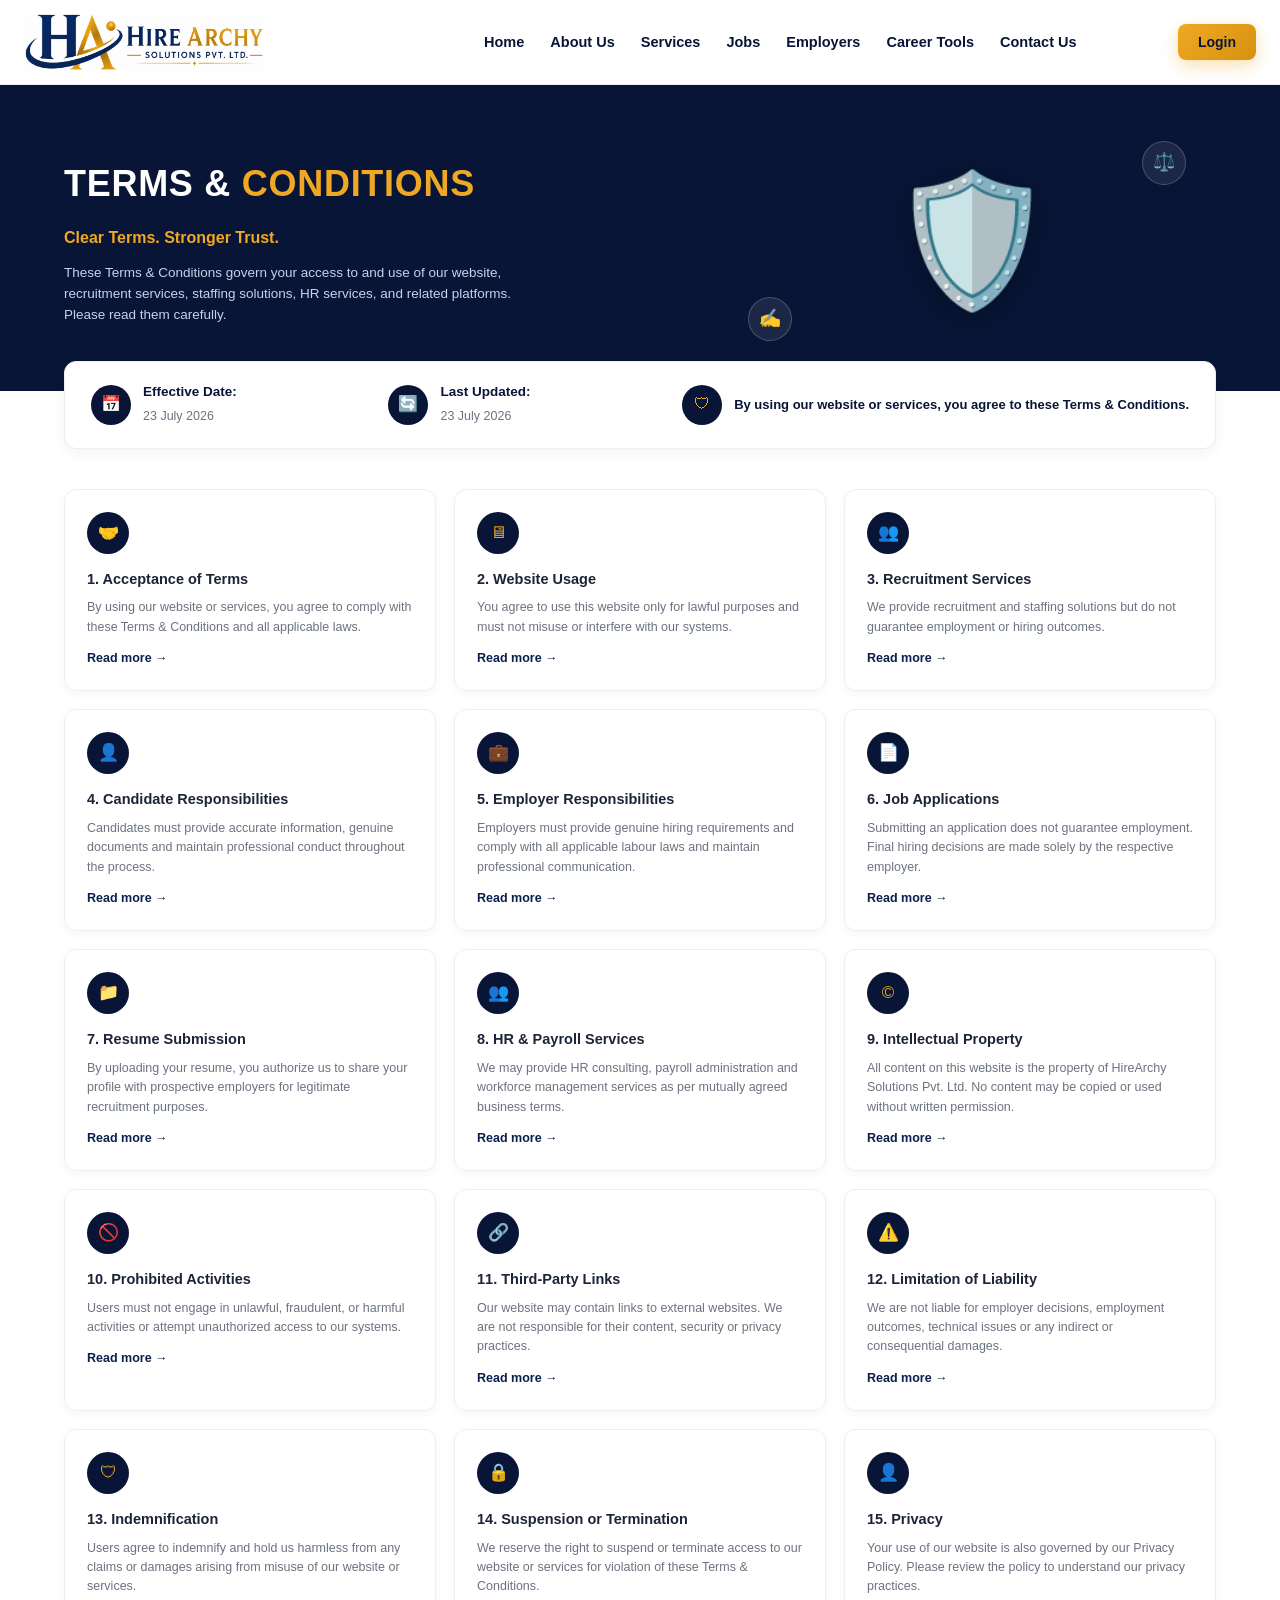
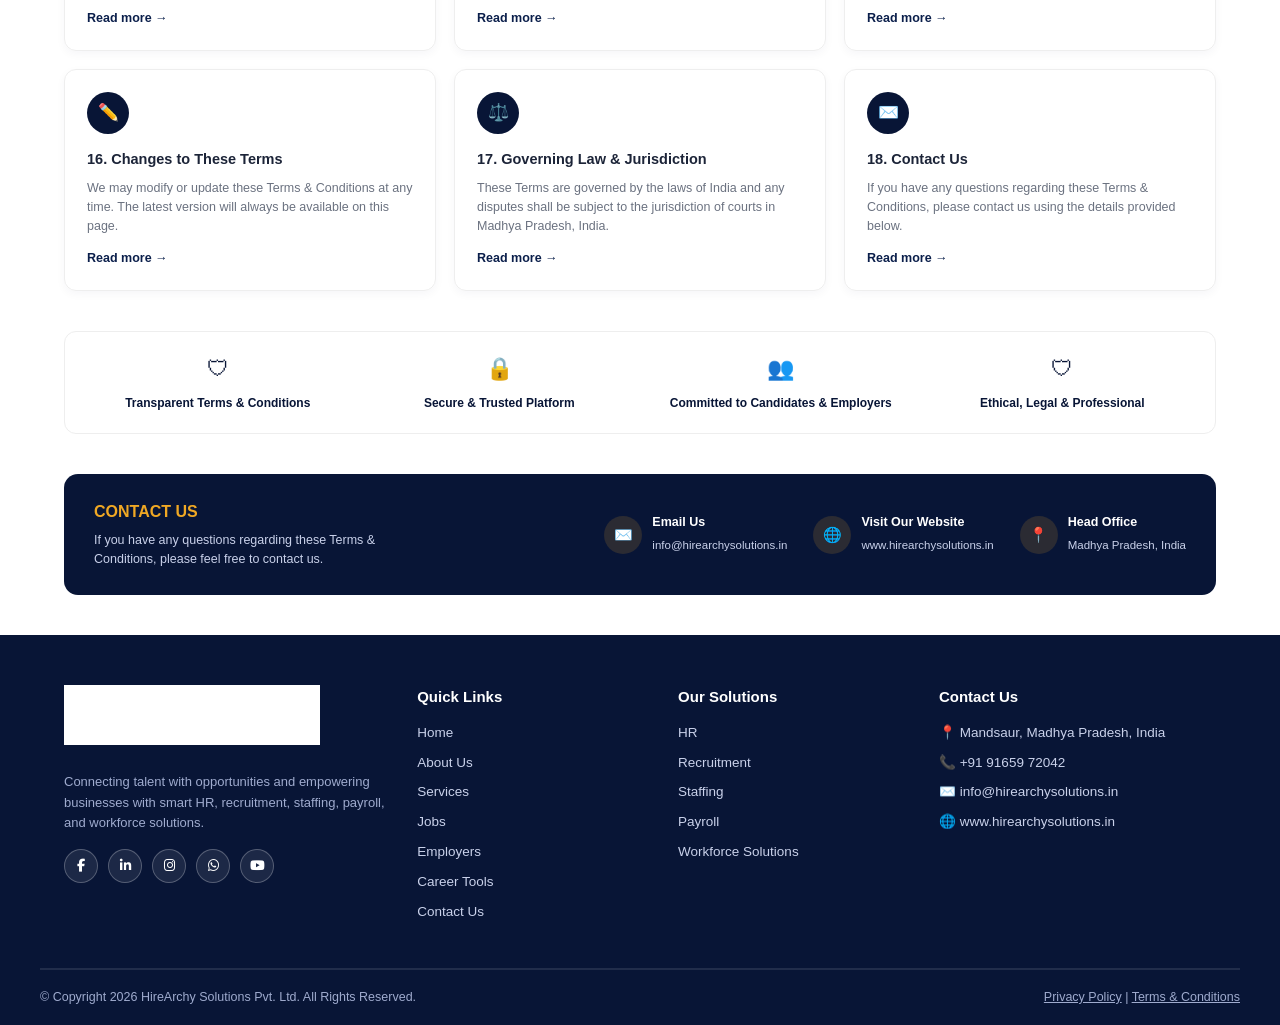
<file: terms-conditions.html>
<!DOCTYPE html>
<html lang="en">
<head>
<meta charset="UTF-8">
<meta name="viewport" content="width=device-width, initial-scale=1.0">
<title>Terms & Conditions | HireArchy Solutions Pvt. Ltd.</title>
<link rel="stylesheet" href="https://cdnjs.cloudflare.com/ajax/libs/font-awesome/6.7.2/css/all.min.css">
<style>
  :root{
    --navy:#0b1f4b;
    --navy-dark:#081536;
    --gold:#f0a824;
    --gold-dark:#d6910f;
    --cream:#fbf7ee;
    --ink:#1c2438;
    --muted:#6b7280;
    --white:#ffffff;
  }
  *{box-sizing:border-box;margin:0;padding:0;}
  body{font-family:'Segoe UI', Arial, sans-serif;color:var(--ink);background:var(--white);line-height:1.55;}
  img{max-width:100%;display:block;}
  a{text-decoration:none;color:inherit;}
  ul{list-style:none;}
  .wrap{max-width:1200px;margin:0 auto;padding:0 24px;}
  .btn{display:inline-flex;align-items:center;gap:8px;padding:11px 20px;border-radius:8px;font-weight:700;font-size:13px;border:none;cursor:pointer;transition:transform .15s ease;}
  .btn:hover{transform:translateY(-2px);}
  .btn-gold{background:linear-gradient(135deg,var(--gold),var(--gold-dark));color:var(--navy-dark);box-shadow:0 6px 16px rgba(240,168,36,.35);}
  h1,h2,h3{color:var(--navy-dark);}
  section{padding:40px 0;}

  /* Header */
  header{display:flex;align-items:center;justify-content:space-between;padding:14px 24px;background:var(--navy-dark);color:#fff;}
  .logo{display:flex;align-items:center;gap:10px;font-weight:800;font-size:18px;color:#fff;}
  .logo .mark{width:40px;height:40px;border-radius:10px;background:linear-gradient(135deg,var(--gold),#123072);display:flex;align-items:center;justify-content:center;color:#fff;font-size:16px;}
  .logo small{display:block;font-size:9px;font-weight:500;color:#9fabce;}
  nav ul{display:flex;gap:24px;align-items:center;font-size:13.5px;font-weight:600;color:#e7ecf8;}
  header .btn-gold{padding:9px 16px;font-size:12.5px;}

  /* HERO */
  .hero{background:var(--navy-dark);color:#fff;position:relative;overflow:hidden;padding:46px 0 40px;}
  .hero-grid{display:grid;grid-template-columns:1.3fr 1fr;gap:30px;align-items:center;}
  .hero h1{color:#fff;font-size:36px;font-weight:800;letter-spacing:.02em;}
  .hero h1 span{color:var(--gold);}
  .hero h3{color:var(--gold);font-size:16px;font-weight:700;margin:14px 0 12px;}
  .hero p{color:#c9d1ea;font-size:13.5px;max-width:480px;}
  .shield-visual{position:relative;display:flex;justify-content:center;align-items:center;height:220px;}
  .shield{font-size:130px;filter:drop-shadow(0 6px 14px rgba(0,0,0,.3));}
  .mini-ic{position:absolute;width:44px;height:44px;border-radius:50%;background:rgba(255,255,255,.08);border:1px solid rgba(255,255,255,.2);display:flex;align-items:center;justify-content:center;font-size:18px;}
  .mini-ic.a{top:10px;right:30px;}
  .mini-ic.b{bottom:10px;left:20px;}

  /* Info bar */
  .info-bar{border:1px solid #eee;border-radius:12px;padding:20px 26px;display:flex;justify-content:space-between;align-items:center;box-shadow:0 4px 14px rgba(20,30,70,.05);margin-top:-30px;position:relative;background:#fff;flex-wrap:wrap;gap:16px;}
  .info-bar .item{display:flex;gap:12px;align-items:center;}
  .info-bar .ic{width:40px;height:40px;border-radius:50%;background:var(--navy-dark);color:var(--gold);display:flex;align-items:center;justify-content:center;font-size:16px;flex:none;}
  .info-bar strong{display:block;font-size:13.5px;color:var(--navy-dark);}
  .info-bar span{font-size:12.5px;color:var(--muted);}

  /* Commitment grid */
  .center-head{text-align:center;margin-bottom:30px;position:relative;padding-bottom:14px;}
  .center-head h2{font-size:20px;letter-spacing:.02em;}
  .center-head::after{content:"";position:absolute;bottom:0;left:50%;transform:translateX(-50%);width:70px;height:3px;background:var(--gold);border-radius:2px;}

  .policy-grid{display:grid;grid-template-columns:repeat(3,1fr);gap:18px;}
  .policy-card{border:1px solid #eee;border-radius:12px;padding:22px;box-shadow:0 3px 10px rgba(20,30,70,.04);}
  .policy-card .ic{width:42px;height:42px;border-radius:50%;background:var(--navy-dark);color:var(--gold);display:flex;align-items:center;justify-content:center;font-size:17px;margin-bottom:14px;}
  .policy-card h4{font-size:14.5px;margin-bottom:8px;}
  .policy-card p{font-size:12.5px;color:var(--muted);margin-bottom:12px;}
  .policy-card .read{font-size:12.5px;color:var(--navy);font-weight:700;}

  /* Trust badges */
  .trust-strip{border:1px solid #eee;border-radius:12px;padding:20px;display:grid;grid-template-columns:repeat(4,1fr);gap:16px;text-align:center;}
  .trust-strip .item{display:flex;flex-direction:column;align-items:center;gap:8px;}
  .trust-strip .ic{font-size:22px;color:var(--navy-dark);}
  .trust-strip span{font-size:12px;font-weight:700;color:var(--navy-dark);}

  /* Contact bar */
  .contact-bar{background:var(--navy-dark);color:#fff;border-radius:14px;padding:26px 30px;display:flex;justify-content:space-between;align-items:center;flex-wrap:wrap;gap:20px;}
  .contact-bar h3{color:var(--gold);font-size:16px;margin-bottom:6px;}
  .contact-bar p{font-size:12.5px;color:#c9d1ea;max-width:340px;}
  .contact-links{display:flex;gap:26px;flex-wrap:wrap;}
  .contact-links .item{display:flex;gap:10px;align-items:center;}
  .contact-links .ic{width:38px;height:38px;border-radius:50%;background:rgba(240,168,36,.15);color:var(--gold);display:flex;align-items:center;justify-content:center;font-size:15px;flex:none;}
  .contact-links strong{display:block;font-size:12.5px;}
  .contact-links span{font-size:11.5px;color:#c9d1ea;}

  /* Footer */
  footer{background:var(--navy-dark);color:#c9d1ea;padding-top:34px;}
  .footer-grid{display:grid;grid-template-columns:1.5fr 1fr 1fr 1fr;gap:20px;padding-bottom:22px;}
  .footer-grid h5{color:#fff;font-size:13px;margin-bottom:10px;}
  .footer-grid li{margin-bottom:6px;font-size:12px;}
  .footer-grid .active{color:var(--gold);}
  .footer-grid .logo{color:#fff;margin-bottom:6px;}
  .tagline-foot{color:var(--gold);font-size:12px;font-weight:700;margin-bottom:10px;}
  .socials{display:flex;gap:8px;margin-top:10px;}
  .socials a{width:28px;height:28px;border-radius:50%;border:1px solid rgba(255,255,255,.25);display:flex;align-items:center;justify-content:center;font-size:11px;}
  .bottom-bar{display:flex;justify-content:space-between;border-top:1px solid rgba(255,255,255,.1);padding:12px 0;font-size:11.5px;color:#9fabce;flex-wrap:wrap;gap:8px;}

  @media(max-width:1000px){
    .hero-grid{grid-template-columns:1fr;}
    .policy-grid{grid-template-columns:repeat(2,1fr);}
    .trust-strip{grid-template-columns:repeat(2,1fr);}
    .footer-grid{grid-template-columns:1fr 1fr;}
    .info-bar{flex-direction:column;align-items:flex-start;}
    nav{display:none;}
  }
  nav ul li a.active{color:var(--gold-dark);font-weight:800;border-bottom:2px solid var(--gold-dark);padding-bottom:4px;}
</style>

<style id="unified-home-style">
  /* ===== UNIFIED HEADER / FOOTER / FONT — matches Home Page ===== */
  body{font-family:'Segoe UI', Arial, sans-serif !important;}
  h1,h2,h3,h4,h5,h6,p,span,a,li,label,input,select,textarea,button{font-family:'Segoe UI', Arial, sans-serif !important;}

  header{display:flex !important;align-items:center !important;justify-content:space-between !important;padding:14px 24px !important;border-bottom:1px solid #eee !important;position:sticky !important;top:0 !important;background:#fff !important;z-index:50 !important;}
  .logo{display:flex;align-items:center;gap:10px;font-weight:800;font-size:20px;color:var(--navy-dark);}
  .logo-img{height:56px;width:auto;display:block;}
  nav{margin-left:80px;}
  nav ul{display:flex !important;gap:26px !important;align-items:center !important;font-size:14.5px !important;font-weight:600 !important;color:var(--navy-dark) !important;list-style:none;}
  nav ul li a.active{color:var(--gold-dark) !important;font-weight:800 !important;border-bottom:2px solid var(--gold-dark) !important;padding-bottom:4px !important;}
  .header-actions{display:flex;align-items:center;gap:14px;}
  header .btn-gold{padding:10px 20px;font-size:14px;}

  .hamburger{display:none;background:none;border:none;font-size:26px;color:var(--navy-dark);cursor:pointer;padding:4px 6px;}
  .nav-overlay{display:none;}
  @media(max-width:900px){
    nav{margin-left:0;position:fixed;top:0;right:-300px;width:280px;height:100vh;background:#fff;flex-direction:column;align-items:flex-start;padding:90px 26px 26px;transition:right .3s ease;box-shadow:-6px 0 24px rgba(0,0,0,.15);z-index:200;}
    nav.open{right:0;}
    nav ul{flex-direction:column !important;gap:20px !important;width:100%;}
    .hamburger{display:block;}
    .nav-overlay{display:none;position:fixed;inset:0;background:rgba(8,21,54,.45);z-index:150;}
    .nav-overlay.open{display:block;}
    .header-actions .btn-gold{display:none;}
  }

  footer{background:var(--navy-dark) !important;color:#c9d1ea !important;padding-top:50px !important;}
  .footer-grid{display:grid !important;grid-template-columns:1.4fr 1fr 1fr 1.2fr !important;gap:30px !important;padding-bottom:36px !important;border-bottom:1px solid rgba(255,255,255,.1) !important;}
  .footer-grid h5{color:#fff !important;font-size:15px !important;margin-bottom:14px !important;}
  .footer-grid li{margin-bottom:9px !important;font-size:13.5px !important;list-style:none;}
  .footer-grid ul{list-style:none;padding:0;margin:0;}
  .footer-grid a{color:inherit;text-decoration:none;}
  .footer-grid .logo{color:#fff !important;margin-bottom:12px !important;}
  .footer-logo{height:60px;width:auto;margin-bottom:15px;filter:brightness(0) invert(1);}
  .socials{display:flex !important;gap:10px !important;margin-top:16px !important;}
  .socials a{width:34px !important;height:34px !important;border-radius:50% !important;border:1px solid rgba(255,255,255,.25) !important;display:flex !important;align-items:center !important;justify-content:center !important;font-size:13px !important;color:#fff;background:transparent;transition:.3s;}
  .socials a:hover{background:var(--gold-dark) !important;border-color:var(--gold-dark) !important;}
  .bottom-bar{display:flex !important;justify-content:space-between !important;padding:18px 0 !important;font-size:12.5px !important;flex-wrap:wrap;gap:10px;}
  .bottom-bar a{color:inherit;text-decoration:underline;}

  @media(max-width:900px){
    .footer-grid{grid-template-columns:1fr 1fr !important;}
  }
  @media(max-width:600px){
    .footer-grid{grid-template-columns:1fr !important;}
    nav{width:240px;}
    .logo-img{height:44px;}
  }
</style>

</head>
<body>

<!-- HEADER -->
<style>
  nav{margin-left:120px;}
  .logo-img{height:56px;width:auto;display:block;}
  .hamburger{display:none;background:none;border:none;font-size:26px;color:var(--navy-dark);cursor:pointer;padding:4px 6px;}
  .nav-overlay{display:none;}
  @media(max-width:900px){
    nav{margin-left:0;position:fixed;top:0;right:-300px;width:280px;height:100vh;background:#fff;flex-direction:column;align-items:flex-start;padding:90px 26px 26px;transition:right .3s ease;box-shadow:-6px 0 24px rgba(0,0,0,.15);z-index:200;}
    nav.open{right:0;}
    nav ul{flex-direction:column;gap:20px;width:100%;}
    .hamburger{display:block;}
    .nav-overlay{display:none;position:fixed;inset:0;background:rgba(8,21,54,.45);z-index:150;}
    .nav-overlay.open{display:block;}
    .header-actions .btn-gold{display:none;}
  }
</style>
<header>
  <div class="logo">
    <div>
      <a href="index.html">
        <img src="logo.png" alt="HireArchy Solutions Logo" class="logo-img">
      </a>
    </div>
  </div>

  <nav id="mainNav">
    <ul>
      <li><a href="index.html">Home</a></li>
      <li><a href="about.html">About Us</a></li>
      <li><a href="services.html">Services</a></li>
      <li><a href="jobs.html">Jobs</a></li>
      <li><a href="employers.html">Employers</a></li>
      <li><a href="career-tools.html">Career Tools</a></li>
      <li><a href="contact.html">Contact Us</a></li>
    </ul>
  </nav>

  <div class="header-actions">
    <button class="btn btn-gold">Login</button>
    <button class="hamburger" id="navToggle" aria-label="Toggle menu">☰</button>
  </div>
</header>
<div class="nav-overlay" id="navOverlay"></div>


<!-- HERO -->
<section class="hero">
  <div class="wrap hero-grid">
    <div>
      <h1>TERMS &amp; <span>CONDITIONS</span></h1>
      <h3>Clear Terms. Stronger Trust.</h3>
      <p>These Terms &amp; Conditions govern your access to and use of our website, recruitment services, staffing solutions, HR services, and related platforms. Please read them carefully.</p>
    </div>
    <div class="shield-visual">
      <div class="shield">🛡️</div>
      <div class="mini-ic a">⚖️</div>
      <div class="mini-ic b">✍️</div>
    </div>
  </div>
</section>

<!-- INFO BAR -->
<div class="wrap">
  <div class="info-bar">
    <div class="item"><div class="ic">📅</div><div><strong>Effective Date:</strong><span>23 July 2026</span></div></div>
    <div class="item"><div class="ic">🔄</div><div><strong>Last Updated:</strong><span>23 July 2026</span></div></div>
    <div class="item"><div class="ic">🛡</div><span style="font-size:13px;color:var(--navy-dark);font-weight:600;">By using our website or services, you agree to these Terms &amp; Conditions.</span></div>
  </div>
</div>

<!-- POLICY GRID -->
<section>
  <div class="wrap">
    <div class="policy-grid">
      <div class="policy-card"><div class="ic">🤝</div><h4>1. Acceptance of Terms</h4><p>By using our website or services, you agree to comply with these Terms &amp; Conditions and all applicable laws.</p><div class="read">Read more →</div></div>
      <div class="policy-card"><div class="ic">🖥</div><h4>2. Website Usage</h4><p>You agree to use this website only for lawful purposes and must not misuse or interfere with our systems.</p><div class="read">Read more →</div></div>
      <div class="policy-card"><div class="ic">👥</div><h4>3. Recruitment Services</h4><p>We provide recruitment and staffing solutions but do not guarantee employment or hiring outcomes.</p><div class="read">Read more →</div></div>

      <div class="policy-card"><div class="ic">👤</div><h4>4. Candidate Responsibilities</h4><p>Candidates must provide accurate information, genuine documents and maintain professional conduct throughout the process.</p><div class="read">Read more →</div></div>
      <div class="policy-card"><div class="ic">💼</div><h4>5. Employer Responsibilities</h4><p>Employers must provide genuine hiring requirements and comply with all applicable labour laws and maintain professional communication.</p><div class="read">Read more →</div></div>
      <div class="policy-card"><div class="ic">📄</div><h4>6. Job Applications</h4><p>Submitting an application does not guarantee employment. Final hiring decisions are made solely by the respective employer.</p><div class="read">Read more →</div></div>

      <div class="policy-card"><div class="ic">📁</div><h4>7. Resume Submission</h4><p>By uploading your resume, you authorize us to share your profile with prospective employers for legitimate recruitment purposes.</p><div class="read">Read more →</div></div>
      <div class="policy-card"><div class="ic">👥</div><h4>8. HR &amp; Payroll Services</h4><p>We may provide HR consulting, payroll administration and workforce management services as per mutually agreed business terms.</p><div class="read">Read more →</div></div>
      <div class="policy-card"><div class="ic">©️</div><h4>9. Intellectual Property</h4><p>All content on this website is the property of HireArchy Solutions Pvt. Ltd. No content may be copied or used without written permission.</p><div class="read">Read more →</div></div>

      <div class="policy-card"><div class="ic">🚫</div><h4>10. Prohibited Activities</h4><p>Users must not engage in unlawful, fraudulent, or harmful activities or attempt unauthorized access to our systems.</p><div class="read">Read more →</div></div>
      <div class="policy-card"><div class="ic">🔗</div><h4>11. Third-Party Links</h4><p>Our website may contain links to external websites. We are not responsible for their content, security or privacy practices.</p><div class="read">Read more →</div></div>
      <div class="policy-card"><div class="ic">⚠️</div><h4>12. Limitation of Liability</h4><p>We are not liable for employer decisions, employment outcomes, technical issues or any indirect or consequential damages.</p><div class="read">Read more →</div></div>

      <div class="policy-card"><div class="ic">🛡</div><h4>13. Indemnification</h4><p>Users agree to indemnify and hold us harmless from any claims or damages arising from misuse of our website or services.</p><div class="read">Read more →</div></div>
      <div class="policy-card"><div class="ic">🔒</div><h4>14. Suspension or Termination</h4><p>We reserve the right to suspend or terminate access to our website or services for violation of these Terms &amp; Conditions.</p><div class="read">Read more →</div></div>
      <div class="policy-card"><div class="ic">👤</div><h4>15. Privacy</h4><p>Your use of our website is also governed by our Privacy Policy. Please review the policy to understand our privacy practices.</p><div class="read">Read more →</div></div>

      <div class="policy-card"><div class="ic">✏️</div><h4>16. Changes to These Terms</h4><p>We may modify or update these Terms &amp; Conditions at any time. The latest version will always be available on this page.</p><div class="read">Read more →</div></div>
      <div class="policy-card"><div class="ic">⚖️</div><h4>17. Governing Law &amp; Jurisdiction</h4><p>These Terms are governed by the laws of India and any disputes shall be subject to the jurisdiction of courts in Madhya Pradesh, India.</p><div class="read">Read more →</div></div>
      <div class="policy-card"><div class="ic">✉️</div><h4>18. Contact Us</h4><p>If you have any questions regarding these Terms &amp; Conditions, please contact us using the details provided below.</p><div class="read">Read more →</div></div>
    </div>
  </div>
</section>

<!-- TRUST STRIP -->
<section style="padding-top:0;">
  <div class="wrap">
    <div class="trust-strip">
      <div class="item"><div class="ic">🛡</div><span>Transparent Terms &amp; Conditions</span></div>
      <div class="item"><div class="ic">🔒</div><span>Secure &amp; Trusted Platform</span></div>
      <div class="item"><div class="ic">👥</div><span>Committed to Candidates &amp; Employers</span></div>
      <div class="item"><div class="ic">🛡</div><span>Ethical, Legal &amp; Professional</span></div>
    </div>
  </div>
</section>

<!-- CONTACT BAR -->
<section style="padding-top:0;">
  <div class="wrap">
    <div class="contact-bar">
      <div>
        <h3>CONTACT US</h3>
        <p>If you have any questions regarding these Terms &amp; Conditions, please feel free to contact us.</p>
      </div>
      <div class="contact-links">
        <div class="item"><div class="ic">✉️</div><div><strong>Email Us</strong><span>info@hirearchysolutions.in</span></div></div>
        <div class="item"><div class="ic">🌐</div><div><strong>Visit Our Website</strong><span>www.hirearchysolutions.in</span></div></div>
        <div class="item"><div class="ic">📍</div><div><strong>Head Office</strong><span>Madhya Pradesh, India</span></div></div>
      </div>
    </div>
  </div>
</section>

<!-- FOOTER -->
<footer>
  <div class="wrap footer-grid">
    <div>
      <div class="logo">
        <img src="logo.png" alt="HireArchy Solutions Logo" class="footer-logo">
      </div>

      <p style="font-size:13px;color:#9fabce;">
        Connecting talent with opportunities and empowering businesses with smart HR, recruitment, staffing, payroll, and workforce solutions.
      </p>

      <div class="socials">
        <a href="https://www.facebook.com/" target="_blank"><i class="fab fa-facebook-f"></i></a>
        <a href="https://www.linkedin.com/" target="_blank"><i class="fab fa-linkedin-in"></i></a>
        <a href="https://www.instagram.com/" target="_blank"><i class="fab fa-instagram"></i></a>
        <a href="https://wa.me/919165972042" target="_blank"><i class="fab fa-whatsapp"></i></a>
        <a href="https://www.youtube.com/" target="_blank"><i class="fab fa-youtube"></i></a>
      </div>
    </div>

    <div>
      <h5>Quick Links</h5>
      <ul>
        <li><a href="index.html">Home</a></li>
        <li><a href="about.html">About Us</a></li>
        <li><a href="services.html">Services</a></li>
        <li><a href="jobs.html">Jobs</a></li>
        <li><a href="employers.html">Employers</a></li>
        <li><a href="career-tools.html">Career Tools</a></li>
        <li><a href="contact.html">Contact Us</a></li>
      </ul>
    </div>

    <div>
      <h5>Our Solutions</h5>
      <ul>
        <li>HR</li>
        <li>Recruitment</li>
        <li>Staffing</li>
        <li>Payroll</li>
        <li>Workforce Solutions</li>
      </ul>
    </div>

    <div>
      <h5>Contact Us</h5>
      <ul>
        <li>📍 Mandsaur, Madhya Pradesh, India</li>
        <li>📞 +91 91659 72042</li>
        <li>✉️ info@hirearchysolutions.in</li>
        <li>🌐 www.hirearchysolutions.in</li>
      </ul>
    </div>
  </div>

  <div class="wrap bottom-bar">
    <span>© Copyright 2026 HireArchy Solutions Pvt. Ltd. All Rights Reserved.</span>
    <span><a href="privacy-policy.html">Privacy Policy</a> | <a href="terms-conditions.html">Terms &amp; Conditions</a></span>
  </div>
  <style>
    .footer-logo{height:60px;width:auto;margin-bottom:15px;filter:brightness(0) invert(1);}
    .socials{display:flex;gap:12px;margin-top:18px;}
    .socials a{width:42px;height:42px;display:flex;align-items:center;justify-content:center;border-radius:50%;background:#ffffff15;color:#fff;text-decoration:none;font-size:18px;transition:.3s;}
    .socials a:hover{background:#caa052;color:#fff;}
  </style>
</footer>

<script>
  (function(){
    var toggle = document.getElementById('navToggle');
    var nav = document.getElementById('mainNav');
    var overlay = document.getElementById('navOverlay');
    if(toggle && nav && overlay){
      toggle.addEventListener('click', function(){
        nav.classList.toggle('open');
        overlay.classList.toggle('open');
      });
      overlay.addEventListener('click', function(){
        nav.classList.remove('open');
        overlay.classList.remove('open');
      });
      nav.querySelectorAll('a').forEach(function(a){
        a.addEventListener('click', function(){
          nav.classList.remove('open');
          overlay.classList.remove('open');
        });
      });
    }
  })();
</script>
</file>
